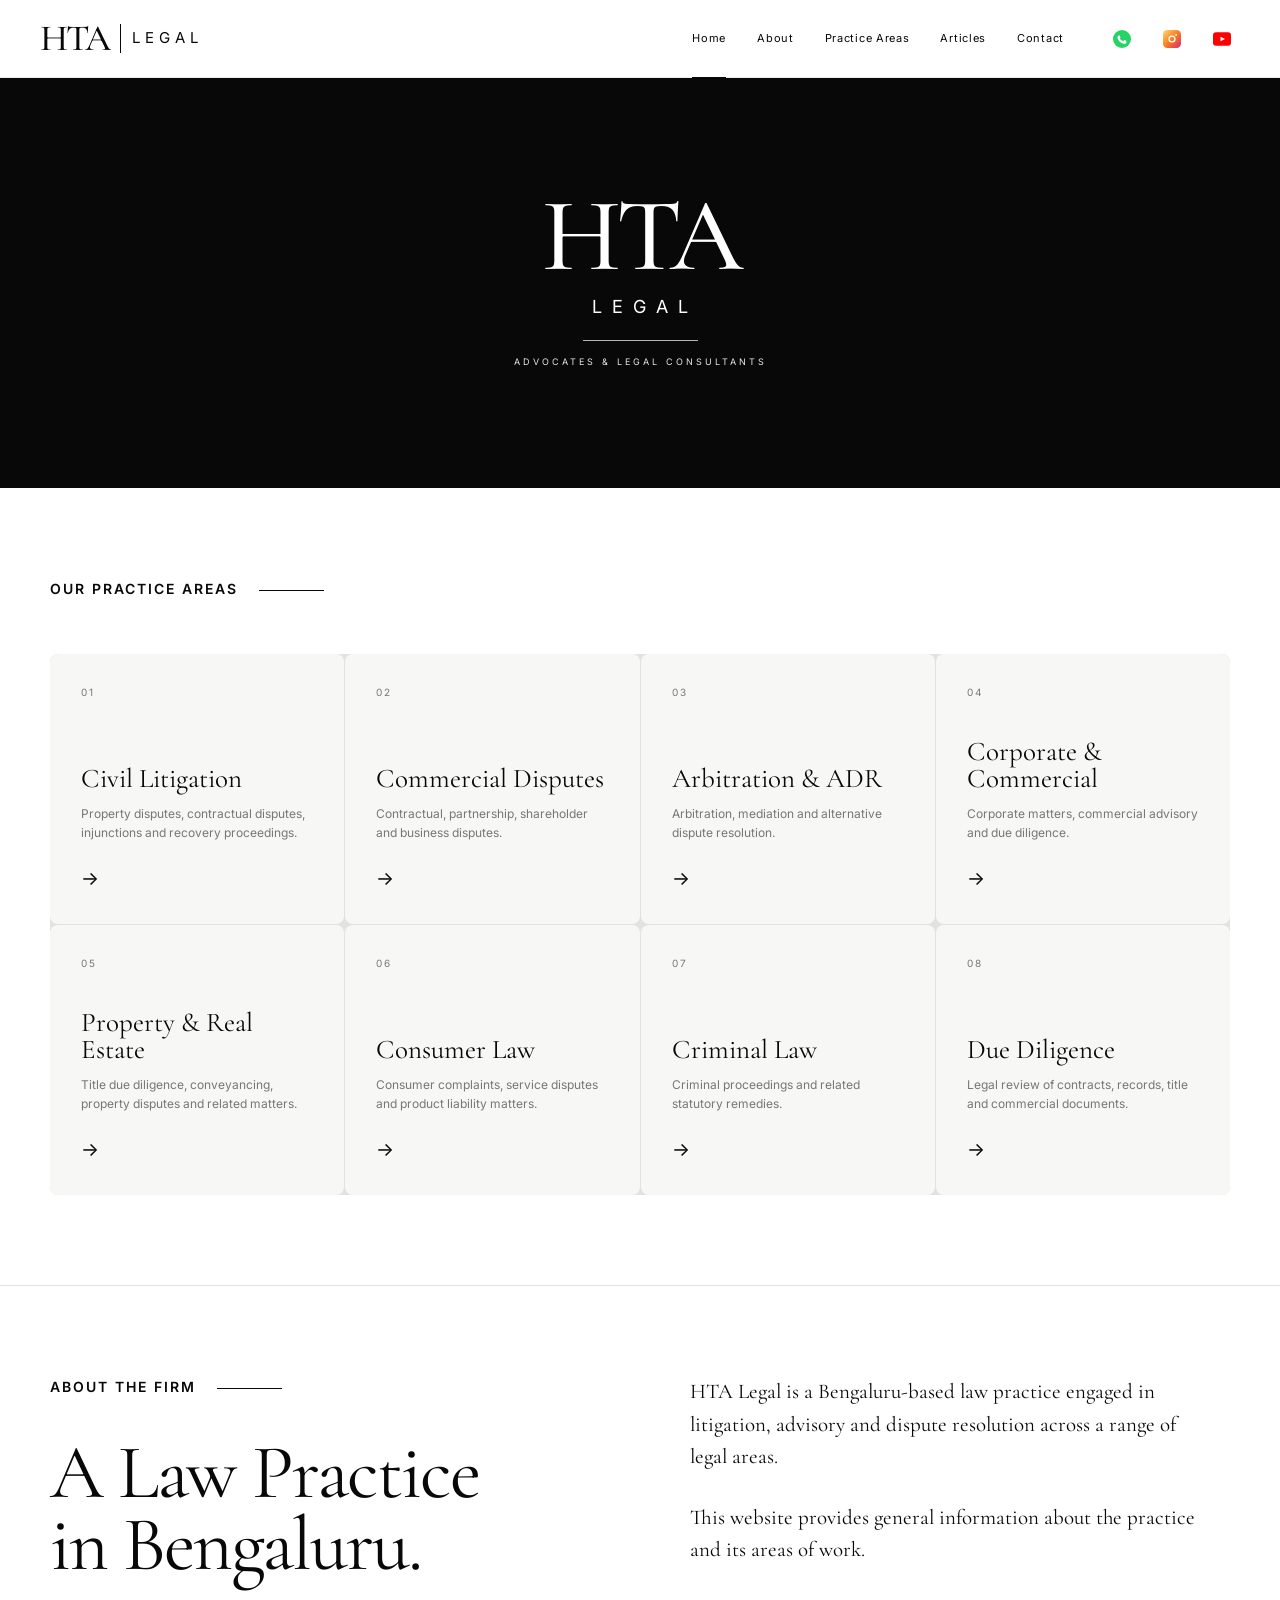
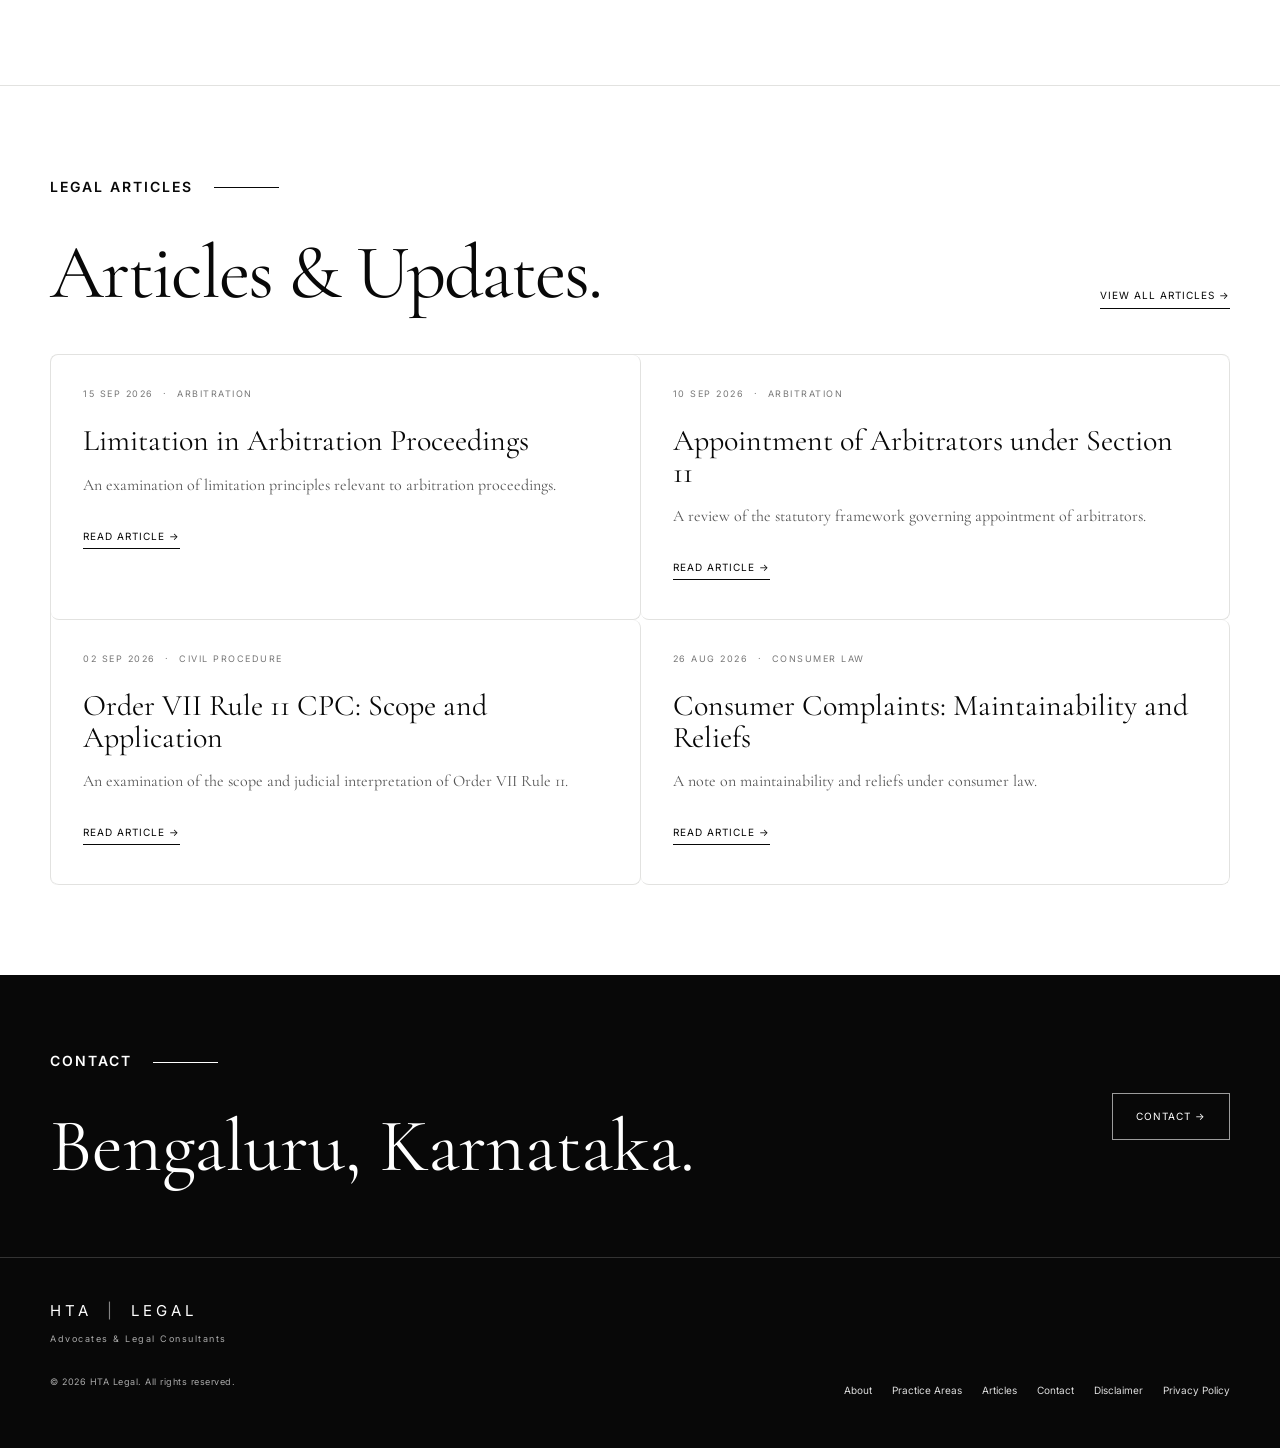
<file: index.html>
<!DOCTYPE html>
<html lang="en">
<head>
    <meta charset="UTF-8">
    <meta name="viewport" content="width=device-width, initial-scale=1.0">

    <link rel="preconnect" href="https://fonts.googleapis.com">
    <link rel="preconnect" href="https://fonts.gstatic.com" crossorigin>

    <link
        href="https://fonts.googleapis.com/css2?family=Cormorant+Garamond:wght@400;500&family=Inter:wght@400;500;600&display=swap"
        rel="stylesheet"
    >

    <link rel="stylesheet" href="styles.css">
</head>

<body>

    <!-- ================= HEADER ================= -->

    <header class="site-header">

        <div class="header-container">

            <a href="index.html" class="brand">
                <span class="brand-hta">HTA</span>
                <span class="brand-divider"></span>
                <span class="brand-legal">LEGAL</span>
            </a>

            <nav class="main-nav">

                <a href="index.html" class="active">Home</a>

                <a href="about.html">About</a>

                <a href="practice.html">Practice Areas</a>

                <a href="articles.html">Articles</a>

                <a href="contact.html">Contact</a>

            </nav>

            <div class="header-social">

                <a href="https://wa.me/917795363440" target="_blank" rel="noopener" class="social-link" aria-label="WhatsApp">
                    <svg width="18" height="18" viewBox="0 0 24 24" xmlns="http://www.w3.org/2000/svg">
                        <circle cx="12" cy="12" r="12" fill="#25D366"/>
                        <path d="M17.472 14.382c-.297-.149-1.758-.867-2.03-.967-.273-.099-.472-.149-.672.15-.198.297-.767.966-.94 1.164-.173.198-.347.223-.644.074-1.758-.867-2.905-1.533-4.077-3.106-.309-.392.309-.366.89-1.205.098-.198.049-.372-.025-.52-.074-.149-.672-1.612-.922-2.206-.244-.579-.492-.5-.672-.51l-.573-.012c-.198 0-.52.074-.793.372s-1.04 1.016-1.04 2.479 1.064 2.876 1.212 3.074c.149.198 2.095 3.2 5.077 4.487.709.306 1.262.489 1.694.626.712.226 1.362.194 1.876.118.572-.085 1.758-.719 2.006-1.413.248-.697.248-1.295.173-1.413-.074-.118-.273-.198-.57-.347z" fill="#fff"/>
                    </svg>
                </a>

                <a href="#" class="social-link" aria-label="Instagram">
                    <svg width="18" height="18" viewBox="0 0 24 24" xmlns="http://www.w3.org/2000/svg">
                        <defs>
                            <linearGradient id="igGradIndex" x1="0" y1="0" x2="1" y2="1">
                                <stop offset="0" stop-color="#feda75"/>
                                <stop offset="0.5" stop-color="#fa7e1e"/>
                                <stop offset="1" stop-color="#d62976"/>
                            </linearGradient>
                        </defs>
                        <rect width="24" height="24" rx="6" fill="url(#igGradIndex)"/>
                        <path d="M12 7.2A4.8 4.8 0 1 0 12 16.8 4.8 4.8 0 1 0 12 7.2zm0 7.8a3 3 0 1 1 0-6 3 3 0 0 1 0 6z" fill="#fff"/>
                        <circle cx="17.5" cy="6.5" r="1.2" fill="#fff"/>
                    </svg>
                </a>

                <a href="https://www.youtube.com/@Harshanth_Anand" class="social-link" aria-label="YouTube" target="_blank" rel="noopener">
                    <svg width="18" height="18" viewBox="0 0 24 24" xmlns="http://www.w3.org/2000/svg">
                        <rect x="0" y="3" width="24" height="18" rx="4" fill="#FF0000"/>
                        <path d="M10 9l6 3-6 3V9z" fill="#fff"/>
                    </svg>
                </a>

            </div>

        </div>

    </header>


    <!-- ================= HERO ================= -->

    <main>

        <section class="hero">

            <div class="hero-brand">

                <div class="hero-hta">
                    HTA
                </div>

                <div class="hero-legal">
                    LEGAL
                </div>

                <div class="hero-line"></div>

                <div class="hero-subtitle">
                    ADVOCATES &amp; LEGAL CONSULTANTS
                </div>

            </div>

        </section>


        <!-- ================= PRACTICE AREAS ================= -->

        <section class="section practice-section">

            <div class="container">

                <div class="section-label">
                     OUR PRACTICE AREAS
            </div>


                <div class="practice-grid">

                    <a href="civil-litigation.html" class="practice-card">

                        <div class="practice-number">
                            01
                        </div>

                        <h2>
                            Civil Litigation
                        </h2>

                        <p>
                            Property disputes, contractual disputes,
                            injunctions and recovery proceedings.
                        </p>

                        <span class="card-arrow">
                            →
                        </span>

                    </a>


                    <a href="commercial-disputes.html" class="practice-card">

                        <div class="practice-number">
                            02
                        </div>

                        <h2>
                            Commercial Disputes
                        </h2>

                        <p>
                            Contractual, partnership, shareholder
                            and business disputes.
                        </p>

                        <span class="card-arrow">
                            →
                        </span>

                    </a>


                    <a href="arbitration.html" class="practice-card">

                        <div class="practice-number">
                            03
                        </div>

                        <h2>
                            Arbitration &amp; ADR
                        </h2>

                        <p>
                            Arbitration, mediation and alternative
                            dispute resolution.
                        </p>

                        <span class="card-arrow">
                            →
                        </span>

                    </a>


                    <a href="corporate.html" class="practice-card">

                        <div class="practice-number">
                            04
                        </div>

                        <h2>
                            Corporate &amp; Commercial
                        </h2>

                        <p>
                            Corporate matters, commercial advisory
                            and due diligence.
                        </p>

                        <span class="card-arrow">
                            →
                        </span>

                    </a>


                    <a href="property.html" class="practice-card">

                        <div class="practice-number">
                            05
                        </div>

                        <h2>
                            Property &amp; Real Estate
                        </h2>

                        <p>
                            Title due diligence, conveyancing,
                            property disputes and related matters.
                        </p>

                        <span class="card-arrow">
                            →
                        </span>

                    </a>


                    <a href="consumer.html" class="practice-card">

                        <div class="practice-number">
                            06
                        </div>

                        <h2>
                            Consumer Law
                        </h2>

                        <p>
                            Consumer complaints, service disputes
                            and product liability matters.
                        </p>

                        <span class="card-arrow">
                            →
                        </span>

                    </a>


                    <a href="criminal.html" class="practice-card">

                        <div class="practice-number">
                            07
                        </div>

                        <h2>
                            Criminal Law
                        </h2>

                        <p>
                            Criminal proceedings and related
                            statutory remedies.
                        </p>

                        <span class="card-arrow">
                            →
                        </span>

                    </a>


                    <a href="due-diligence.html" class="practice-card">

                        <div class="practice-number">
                            08
                        </div>

                        <h2>
                            Due Diligence
                        </h2>

                        <p>
                            Legal review of contracts, records,
                            title and commercial documents.
                        </p>

                        <span class="card-arrow">
                            →
                        </span>

                    </a>

                </div>

            </div>

        </section>


        <!-- ================= ABOUT ================= -->

        <section class="section about-section">

            <div class="container about-layout">

                <div>

                    <div class="section-label">
                        ABOUT THE FIRM
                    </div>

                    <h2 class="large-heading">
                        A Law Practice<br>
                        in Bengaluru.
                    </h2>

                </div>


                <div class="about-text">

                    <p>
                        HTA Legal is a Bengaluru-based law practice
                        engaged in litigation, advisory and dispute
                        resolution across a range of legal areas.
                    </p>

                    <p>
                        This website provides general information
                        about the practice and its areas of work.
                    </p>

                </div>

            </div>

        </section>


        <!-- ================= ARTICLES ================= -->

        <section class="section articles-section">

            <div class="container">

                <div class="section-label">
                    LEGAL ARTICLES
                </div>

                <div class="articles-heading-row">

                    <h2 class="large-heading">
                        Articles &amp; Updates.
                    </h2>

                    <a href="articles.html" class="text-link">
                        VIEW ALL ARTICLES →
                    </a>

                </div>


                <div class="articles-grid">


                    <article class="article-card">

                        <div class="article-meta">
                            15 SEP 2026
                            <span>·</span>
                            ARBITRATION
                        </div>

                        <h3>
                            Limitation in Arbitration Proceedings
                        </h3>

                        <p>
                            An examination of limitation principles
                            relevant to arbitration proceedings.
                        </p>

                        <a href="article.html">
                            READ ARTICLE →
                        </a>

                    </article>


                    <article class="article-card">

                        <div class="article-meta">
                            10 SEP 2026
                            <span>·</span>
                            ARBITRATION
                        </div>

                        <h3>
                            Appointment of Arbitrators under Section 11
                        </h3>

                        <p>
                            A review of the statutory framework
                            governing appointment of arbitrators.
                        </p>

                        <a href="article.html">
                            READ ARTICLE →
                        </a>

                    </article>


                    <article class="article-card">

                        <div class="article-meta">
                            02 SEP 2026
                            <span>·</span>
                            CIVIL PROCEDURE
                        </div>

                        <h3>
                            Order VII Rule 11 CPC: Scope and Application
                        </h3>

                        <p>
                            An examination of the scope and judicial
                            interpretation of Order VII Rule 11.
                        </p>

                        <a href="article.html">
                            READ ARTICLE →
                        </a>

                    </article>


                    <article class="article-card">

                        <div class="article-meta">
                            26 AUG 2026
                            <span>·</span>
                            CONSUMER LAW
                        </div>

                        <h3>
                            Consumer Complaints: Maintainability and Reliefs
                        </h3>

                        <p>
                            A note on maintainability and reliefs
                            under consumer law.
                        </p>

                        <a href="article.html">
                            READ ARTICLE →
                        </a>

                    </article>


                </div>

            </div>

        </section>


        <!-- ================= CONTACT ================= -->

        <section class="contact-section">

            <div class="container contact-layout">

                <div>

                    <div class="section-label light">
                        CONTACT
                    </div>

                    <h2>
                        Bengaluru, Karnataka.
                    </h2>

                </div>


                <a href="contact.html" class="light-button">
                    CONTACT →
                </a>

            </div>

        </section>

    </main>


    <!-- ================= FOOTER ================= -->

    <footer class="site-footer">

        <div class="container footer-layout">

            <div>

                <div class="footer-brand">
                    HTA <span>|</span> LEGAL
                </div>

                <p>
                    Advocates &amp; Legal Consultants
                </p>

                <p class="copyright">
                    © 2026 HTA Legal. All rights reserved.
                </p>

            </div>


            <div class="footer-links">

                <a href="about.html">About</a>

                <a href="practice.html">
                    Practice Areas
                </a>

                <a href="articles.html">
                    Articles
                </a>

                <a href="contact.html">
                    Contact
                </a>

                <a href="disclaimer.html">
                    Disclaimer
                </a>

                <a href="privacy.html">
                    Privacy Policy
                </a>

            </div>

        </div>

    </footer>


    <script src="script.js"></script>

</body>
</html>
</file>
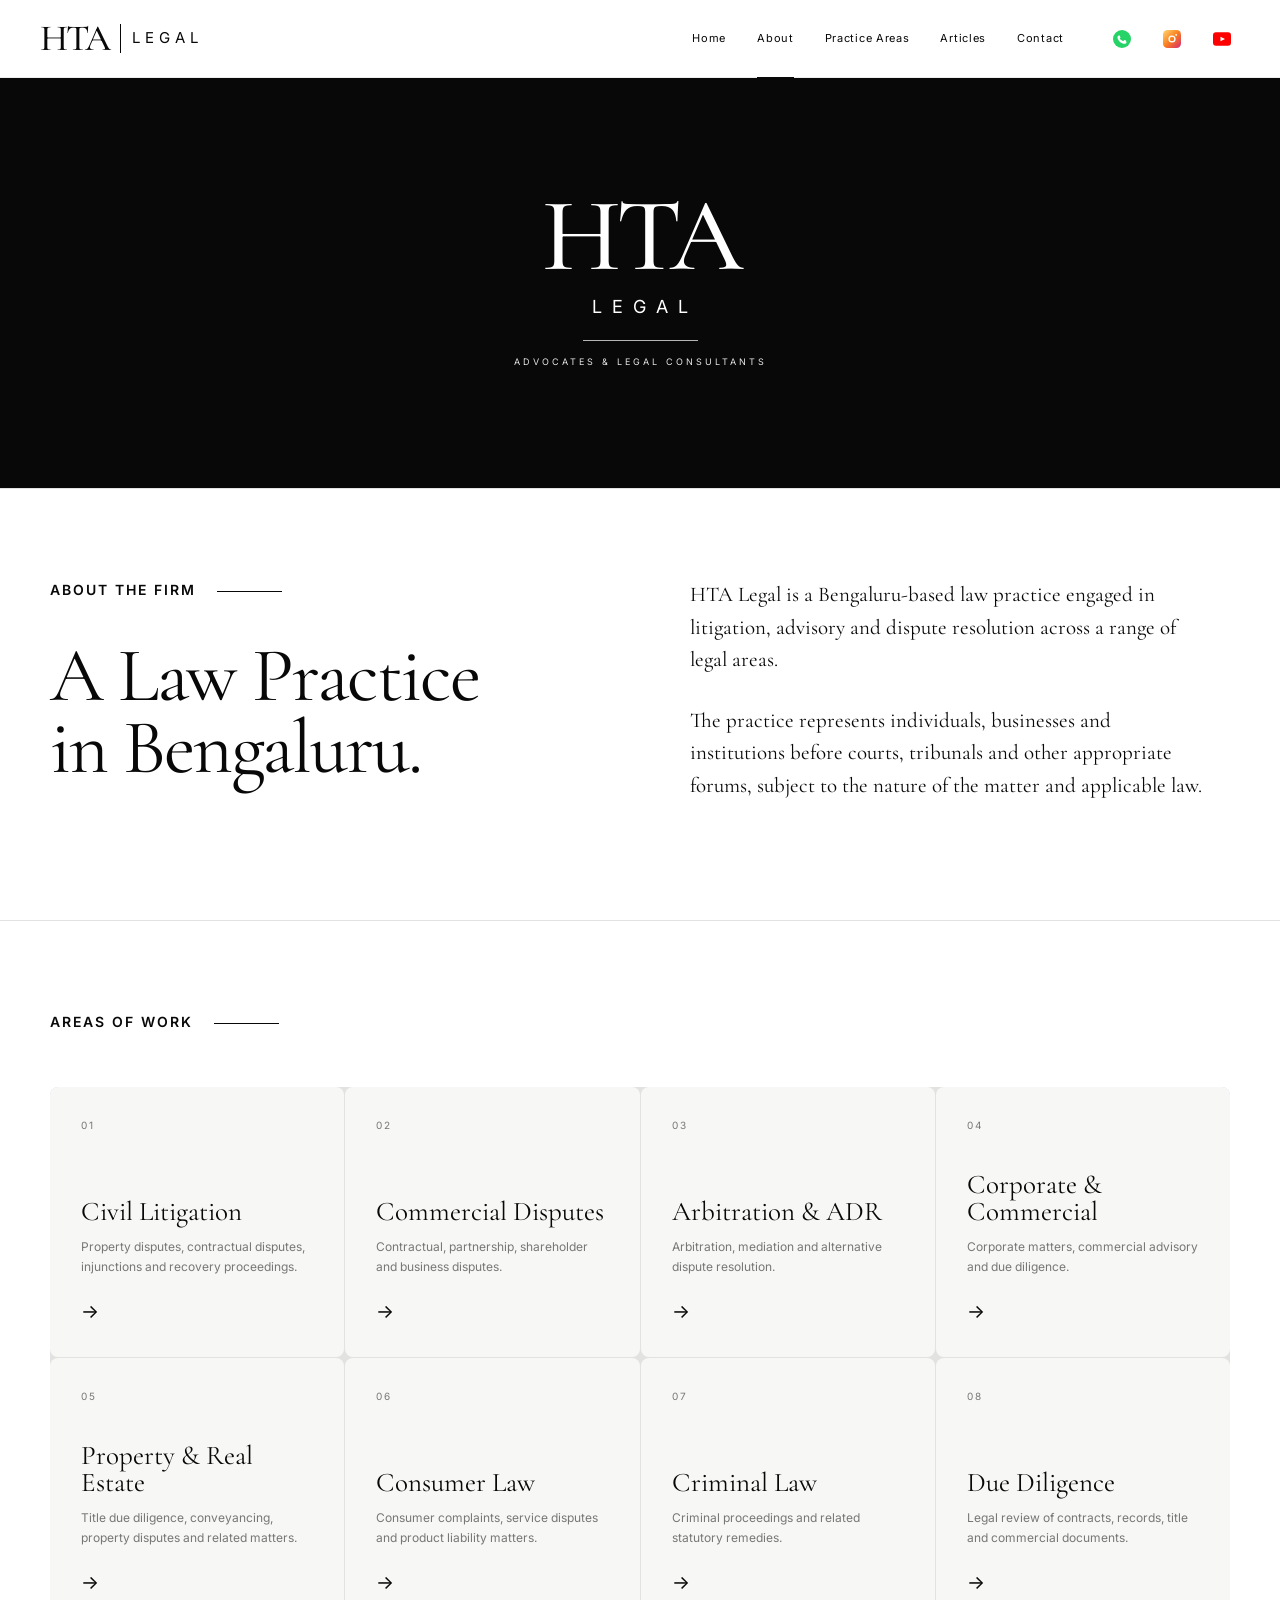
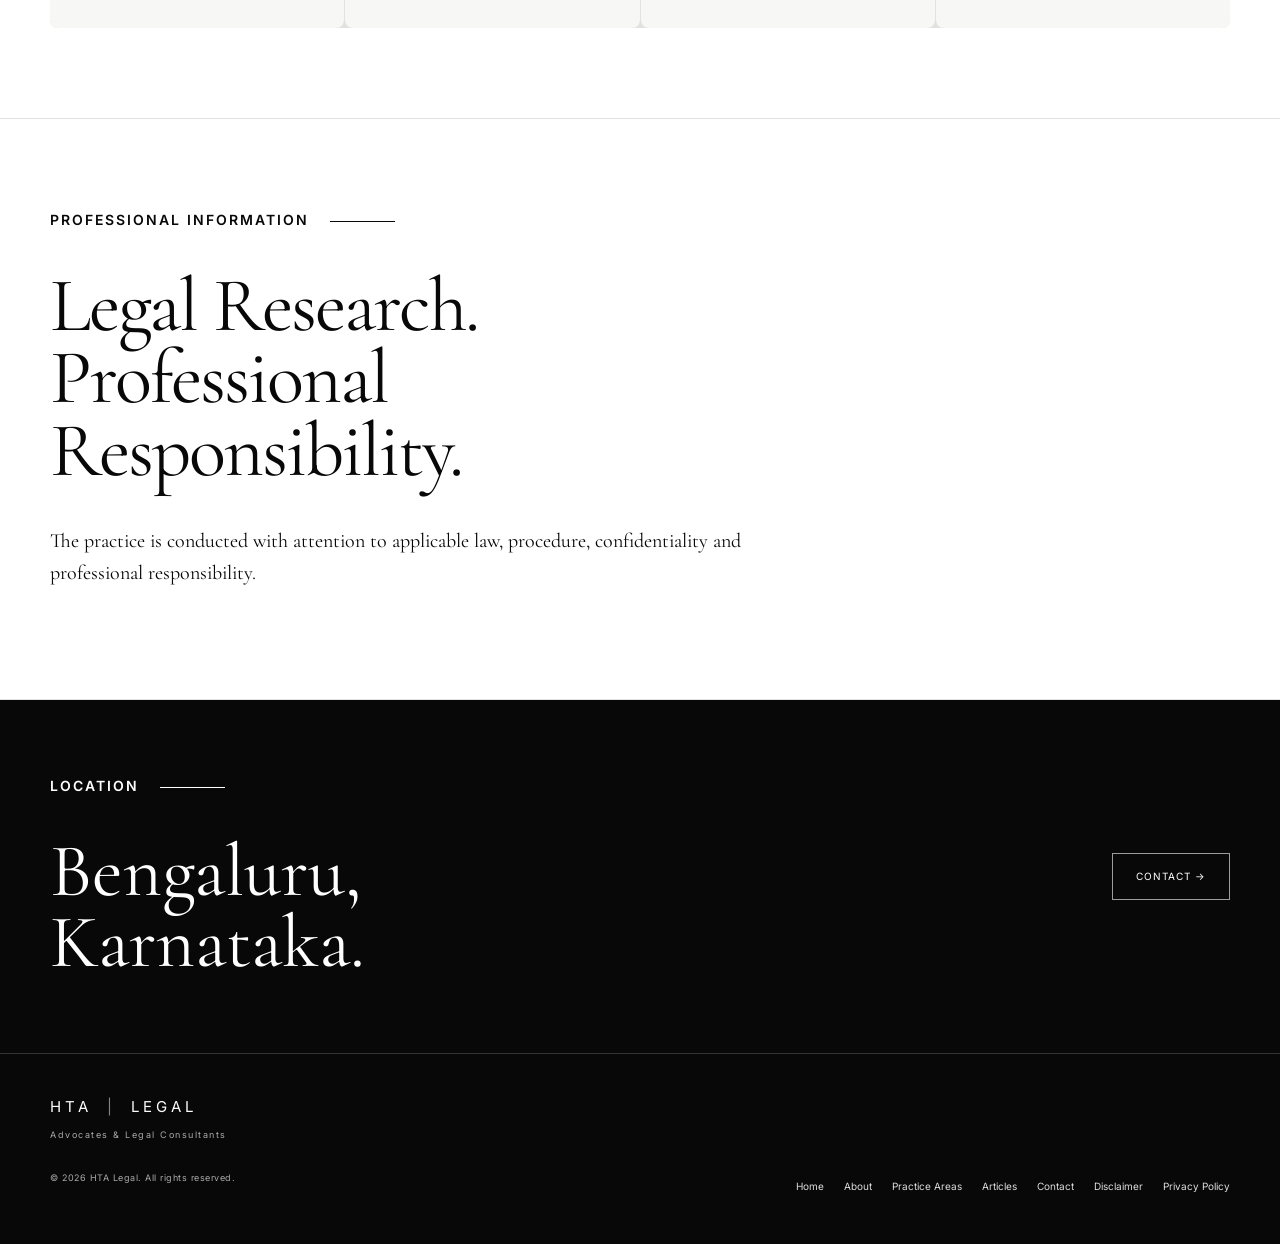
<file: about.html>
<!DOCTYPE html>
<html lang="en">

<head>

    <meta charset="UTF-8">

    <meta
        name="viewport"
        content="width=device-width, initial-scale=1.0"
    >

    <title>About | HTA Legal</title>

    <meta
        name="description"
        content="About HTA Legal, a law practice based in Bengaluru."
    >

    <link rel="preconnect" href="https://fonts.googleapis.com">
    <link rel="preconnect" href="https://fonts.gstatic.com" crossorigin>

    <link
        href="https://fonts.googleapis.com/css2?family=Cormorant+Garamond:wght@400;500&family=Inter:wght@400;500;600&display=swap"
        rel="stylesheet"
    >

    <link rel="stylesheet" href="styles.css">

</head>


<body>


<!-- =====================================================
     HEADER
===================================================== -->

<header class="site-header">

    <div class="header-container">


        <a href="index.html" class="brand">

            <span class="brand-hta">
                HTA
            </span>

            <span class="brand-divider"></span>

            <span class="brand-legal">
                LEGAL
            </span>

        </a>


        <nav class="main-nav">

            <a href="index.html">
                Home
            </a>

            <a href="about.html" class="active">
                About
            </a>

            <a href="practice.html">
                Practice Areas
            </a>

            <a href="articles.html">
                Articles
            </a>

            <a href="contact.html">
                Contact
            </a>

        </nav>


        <div class="header-social">

            <a href="https://wa.me/917795363440" target="_blank" rel="noopener" class="social-link" aria-label="WhatsApp">
                <svg width="18" height="18" viewBox="0 0 24 24" xmlns="http://www.w3.org/2000/svg">
                    <circle cx="12" cy="12" r="12" fill="#25D366"/>
                    <path d="M17.472 14.382c-.297-.149-1.758-.867-2.03-.967-.273-.099-.472-.149-.672.15-.198.297-.767.966-.94 1.164-.173.198-.347.223-.644.074-1.758-.867-2.905-1.533-4.077-3.106-.309-.392.309-.366.89-1.205.098-.198.049-.372-.025-.52-.074-.149-.672-1.612-.922-2.206-.244-.579-.492-.5-.672-.51l-.573-.012c-.198 0-.52.074-.793.372s-1.04 1.016-1.04 2.479 1.064 2.876 1.212 3.074c.149.198 2.095 3.2 5.077 4.487.709.306 1.262.489 1.694.626.712.226 1.362.194 1.876.118.572-.085 1.758-.719 2.006-1.413.248-.697.248-1.295.173-1.413-.074-.118-.273-.198-.57-.347z" fill="#fff"/>
                </svg>
            </a>

            <a href="#" class="social-link" aria-label="Instagram">
                <svg width="18" height="18" viewBox="0 0 24 24" xmlns="http://www.w3.org/2000/svg">
                    <defs>
                        <linearGradient id="igGrad" x1="0" y1="0" x2="1" y2="1">
                            <stop offset="0" stop-color="#feda75"/>
                            <stop offset="0.5" stop-color="#fa7e1e"/>
                            <stop offset="1" stop-color="#d62976"/>
                        </linearGradient>
                    </defs>
                    <rect width="24" height="24" rx="6" fill="url(#igGrad)"/>
                    <path d="M12 7.2A4.8 4.8 0 1 0 12 16.8 4.8 4.8 0 1 0 12 7.2zm0 7.8a3 3 0 1 1 0-6 3 3 0 0 1 0 6z" fill="#fff"/>
                    <circle cx="17.5" cy="6.5" r="1.2" fill="#fff"/>
                </svg>
            </a>

            <a href="https://www.youtube.com/@Harshanth_Anand" class="social-link" aria-label="YouTube" target="_blank" rel="noopener">
                <svg width="18" height="18" viewBox="0 0 24 24" xmlns="http://www.w3.org/2000/svg">
                    <rect x="0" y="3" width="24" height="18" rx="4" fill="#FF0000"/>
                    <path d="M10 9l6 3-6 3V9z" fill="#fff"/>
                </svg>
            </a>

        </div>


    </div>

</header>



<!-- =====================================================
     PAGE HERO
===================================================== -->

<section class="hero">

    <div class="hero-brand">

        <div class="hero-hta">
            HTA
        </div>

        <div class="hero-legal">
            LEGAL
        </div>

        <div class="hero-line"></div>

        <div class="hero-subtitle">
            ADVOCATES &amp; LEGAL CONSULTANTS
        </div>

    </div>

</section>



<main>


<!-- =====================================================
     ABOUT THE FIRM
===================================================== -->

<section class="section about-section">

    <div class="container about-layout">


        <div>

            <div class="section-label">
                ABOUT THE FIRM
            </div>

            <h1 class="large-heading">
                A Law Practice<br>
                in Bengaluru.
            </h1>

        </div>


        <div class="about-text">

            <p>
                HTA Legal is a Bengaluru-based law practice
                engaged in litigation, advisory and dispute
                resolution across a range of legal areas.
            </p>

            <p>
                The practice represents individuals,
                businesses and institutions before courts,
                tribunals and other appropriate forums,
                subject to the nature of the matter and
                applicable law.
            </p>

        </div>


    </div>

</section>



<!-- =====================================================
     AREAS OF WORK
===================================================== -->

<section class="section practice-section">

    <div class="container">


        <div class="section-label">
            AREAS OF WORK
        </div>


        <div class="practice-grid">


            <a
                href="civil-litigation.html"
                class="practice-card"
            >

                <div class="practice-number">
                    01
                </div>

                <h2>
                    Civil Litigation
                </h2>

                <p>
                    Property disputes, contractual disputes,
                    injunctions and recovery proceedings.
                </p>

                <span class="card-arrow">
                    →
                </span>

            </a>



            <a
                href="commercial-disputes.html"
                class="practice-card"
            >

                <div class="practice-number">
                    02
                </div>

                <h2>
                    Commercial Disputes
                </h2>

                <p>
                    Contractual, partnership, shareholder
                    and business disputes.
                </p>

                <span class="card-arrow">
                    →
                </span>

            </a>



            <a
                href="arbitration.html"
                class="practice-card"
            >

                <div class="practice-number">
                    03
                </div>

                <h2>
                    Arbitration &amp; ADR
                </h2>

                <p>
                    Arbitration, mediation and alternative
                    dispute resolution.
                </p>

                <span class="card-arrow">
                    →
                </span>

            </a>



            <a
                href="corporate.html"
                class="practice-card"
            >

                <div class="practice-number">
                    04
                </div>

                <h2>
                    Corporate &amp; Commercial
                </h2>

                <p>
                    Corporate matters, commercial advisory
                    and due diligence.
                </p>

                <span class="card-arrow">
                    →
                </span>

            </a>



            <a
                href="property.html"
                class="practice-card"
            >

                <div class="practice-number">
                    05
                </div>

                <h2>
                    Property &amp; Real Estate
                </h2>

                <p>
                    Title due diligence, conveyancing,
                    property disputes and related matters.
                </p>

                <span class="card-arrow">
                    →
                </span>

            </a>



            <a
                href="consumer.html"
                class="practice-card"
            >

                <div class="practice-number">
                    06
                </div>

                <h2>
                    Consumer Law
                </h2>

                <p>
                    Consumer complaints, service disputes
                    and product liability matters.
                </p>

                <span class="card-arrow">
                    →
                </span>

            </a>



            <a
                href="criminal.html"
                class="practice-card"
            >

                <div class="practice-number">
                    07
                </div>

                <h2>
                    Criminal Law
                </h2>

                <p>
                    Criminal proceedings and related
                    statutory remedies.
                </p>

                <span class="card-arrow">
                    →
                </span>

            </a>



            <a
                href="due-diligence.html"
                class="practice-card"
            >

                <div class="practice-number">
                    08
                </div>

                <h2>
                    Due Diligence
                </h2>

                <p>
                    Legal review of contracts, records,
                    title and commercial documents.
                </p>

                <span class="card-arrow">
                    →
                </span>

            </a>


        </div>

    </div>

</section>



<!-- =====================================================
     PROFESSIONAL INFORMATION
===================================================== -->

<section class="section about-section">

    <div class="container">


        <div class="section-label">
            PROFESSIONAL INFORMATION
        </div>


        <div
            style="
                max-width: 760px;
                margin-top: 20px;
            "
        >

            <h2 class="large-heading">
                Legal Research.<br>
                Professional Responsibility.
            </h2>


            <p
                style="
                    margin-top: 38px;
                    font-size: 20px;
                    line-height: 1.6;
                "
            >
                The practice is conducted with attention to
                applicable law, procedure, confidentiality and
                professional responsibility.
            </p>

        </div>


    </div>

</section>



<!-- =====================================================
     LOCATION
===================================================== -->

<section class="contact-section">

    <div class="container contact-layout">


        <div>

            <div class="section-label light">
                LOCATION
            </div>

            <h2>
                Bengaluru,<br>
                Karnataka.
            </h2>

        </div>


        <a
            href="contact.html"
            class="light-button"
        >
            CONTACT →
        </a>


    </div>

</section>


</main>



<!-- =====================================================
     FOOTER
===================================================== -->

<footer class="site-footer">

    <div class="container footer-layout">


        <div>

            <div class="footer-brand">
                HTA <span>|</span> LEGAL
            </div>

            <p>
                Advocates &amp; Legal Consultants
            </p>

            <p class="copyright">
                © 2026 HTA Legal.
                All rights reserved.
            </p>

        </div>


        <div class="footer-links">

            <a href="index.html">
                Home
            </a>

            <a href="about.html">
                About
            </a>

            <a href="practice.html">
                Practice Areas
            </a>

            <a href="articles.html">
                Articles
            </a>

            <a href="contact.html">
                Contact
            </a>

            <a href="disclaimer.html">
                Disclaimer
            </a>

            <a href="privacy.html">
                Privacy Policy
            </a>

        </div>


    </div>

</footer>



<script src="script.js"></script>

</body>

</html>
</file>
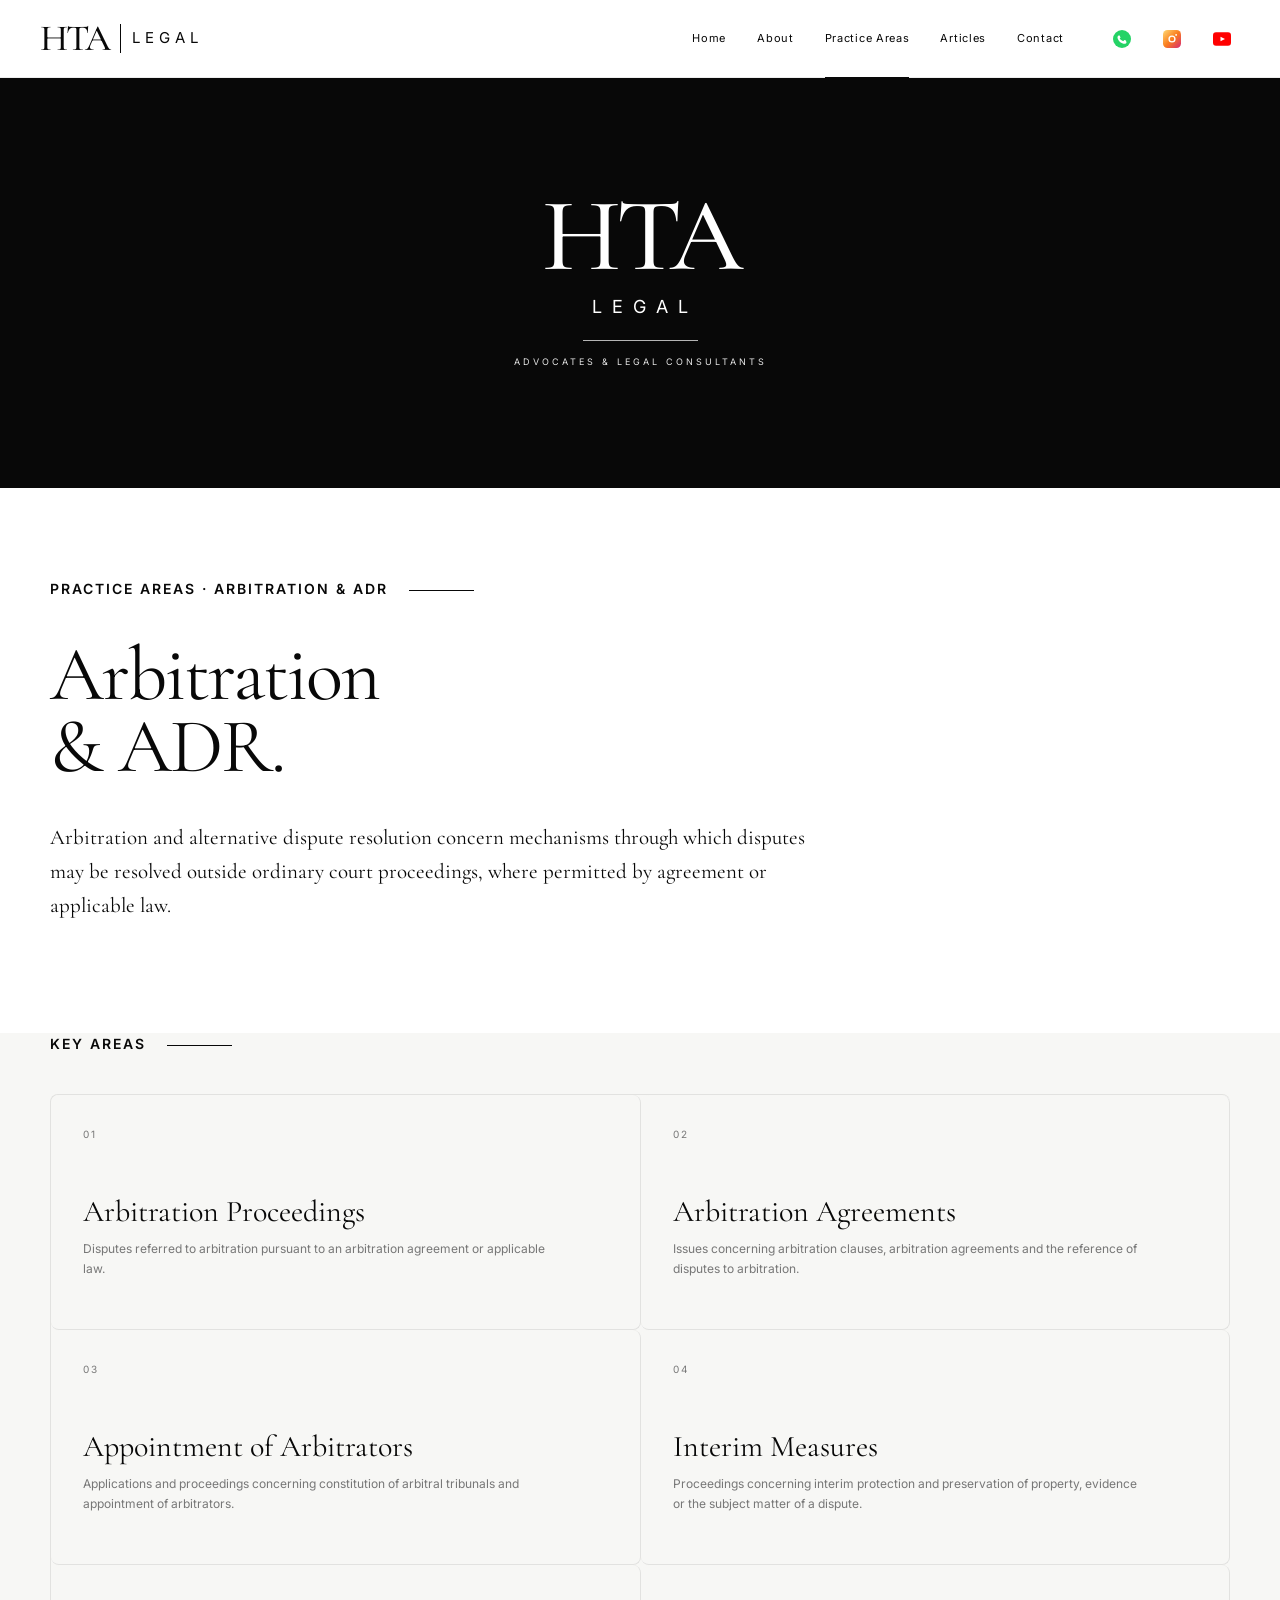
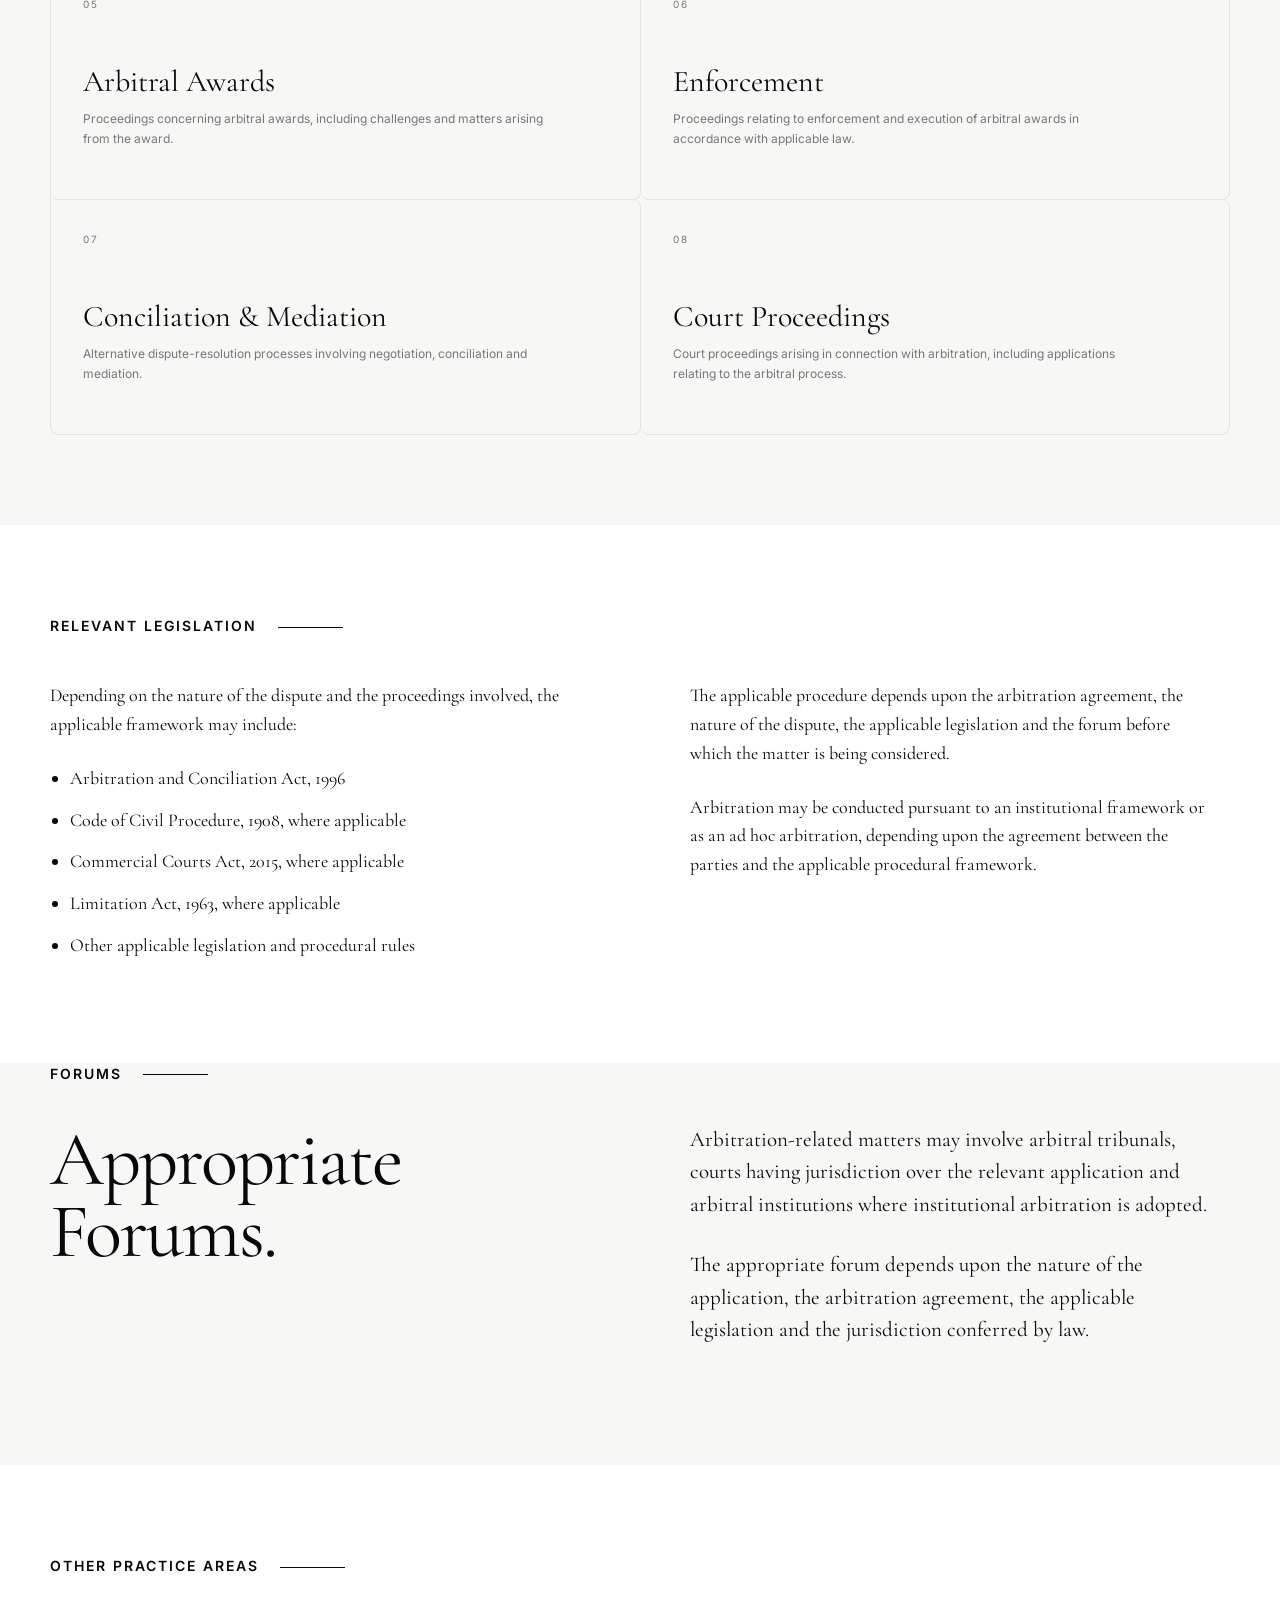
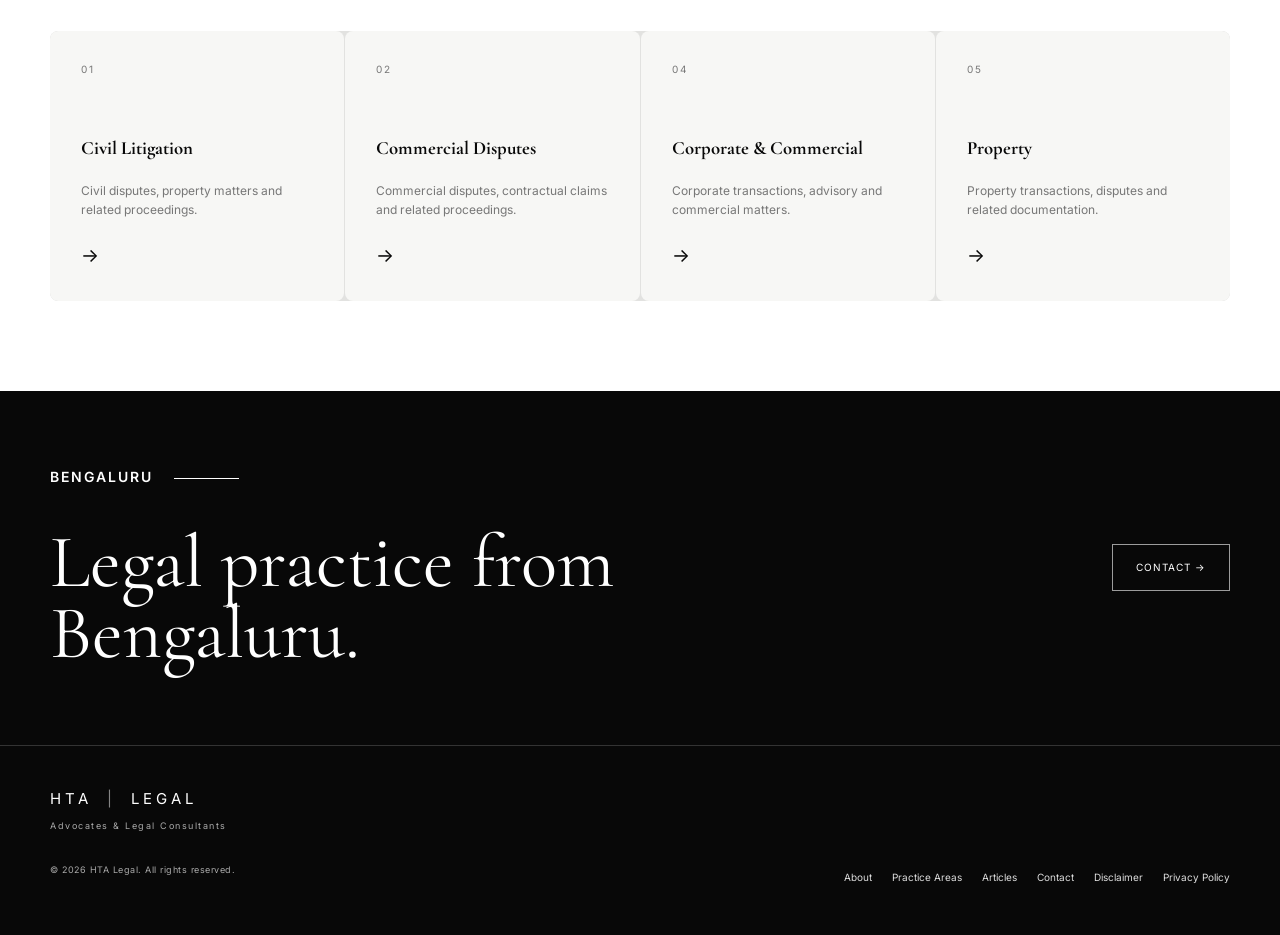
<file: arbitration.html>
<!DOCTYPE html>

<html lang="en">

<head>

    <meta charset="UTF-8">

    <meta
        name="viewport"
        content="width=device-width, initial-scale=1.0"
    >

    <title>Arbitration & ADR | HTA Legal</title>

    <meta
        name="description"
        content="Arbitration & ADR — HTA Legal, Bengaluru."
    >

    <link rel="preconnect" href="https://fonts.googleapis.com">
    <link rel="preconnect" href="https://fonts.gstatic.com" crossorigin>

    <link
        href="https://fonts.googleapis.com/css2?family=Cormorant+Garamond:wght@400;500&family=Inter:wght@400;500;600&display=swap"
        rel="stylesheet"
    >

    <link rel="stylesheet" href="styles.css">

</head>


<body>


<!-- =====================================================
     HEADER
===================================================== -->

<header class="site-header">

    <div class="header-container">

        <a href="index.html" class="brand">

            <span class="brand-hta">
                HTA
            </span>

            <span class="brand-divider"></span>

            <span class="brand-legal">
                LEGAL
            </span>

        </a>


        <nav class="main-nav">

            <a href="index.html">
                Home
            </a>

            <a href="about.html">
                About
            </a>

            <a href="practice.html" class="active">
                Practice Areas
            </a>

            <a href="articles.html">
                Articles
            </a>

            <a href="contact.html">
                Contact
            </a>

        </nav>


        <div class="header-social">

            <a href="https://wa.me/917795363440" target="_blank" rel="noopener" class="social-link" aria-label="WhatsApp">
                <svg width="18" height="18" viewBox="0 0 24 24" xmlns="http://www.w3.org/2000/svg">
                    <circle cx="12" cy="12" r="12" fill="#25D366"/>
                    <path d="M17.472 14.382c-.297-.149-1.758-.867-2.03-.967-.273-.099-.472-.149-.672.15-.198.297-.767.966-.94 1.164-.173.198-.347.223-.644.074-1.758-.867-2.905-1.533-4.077-3.106-.309-.392.309-.366.89-1.205.098-.198.049-.372-.025-.52-.074-.149-.672-1.612-.922-2.206-.244-.579-.492-.5-.672-.51l-.573-.012c-.198 0-.52.074-.793.372s-1.04 1.016-1.04 2.479 1.064 2.876 1.212 3.074c.149.198 2.095 3.2 5.077 4.487.709.306 1.262.489 1.694.626.712.226 1.362.194 1.876.118.572-.085 1.758-.719 2.006-1.413.248-.697.248-1.295.173-1.413-.074-.118-.273-.198-.57-.347z" fill="#fff"/>
                </svg>
            </a>

            <a href="#" class="social-link" aria-label="Instagram">
                <svg width="18" height="18" viewBox="0 0 24 24" xmlns="http://www.w3.org/2000/svg">
                    <defs>
                        <linearGradient id="igGrad" x1="0" y1="0" x2="1" y2="1">
                            <stop offset="0" stop-color="#feda75"/>
                            <stop offset="0.5" stop-color="#fa7e1e"/>
                            <stop offset="1" stop-color="#d62976"/>
                        </linearGradient>
                    </defs>
                    <rect width="24" height="24" rx="6" fill="url(#igGrad)"/>
                    <path d="M12 7.2A4.8 4.8 0 1 0 12 16.8 4.8 4.8 0 1 0 12 7.2zm0 7.8a3 3 0 1 1 0-6 3 3 0 0 1 0 6z" fill="#fff"/>
                    <circle cx="17.5" cy="6.5" r="1.2" fill="#fff"/>
                </svg>
            </a>

            <a href="#" class="social-link" aria-label="YouTube">
                <svg width="18" height="18" viewBox="0 0 24 24" xmlns="http://www.w3.org/2000/svg">
                    <rect x="0" y="3" width="24" height="18" rx="4" fill="#FF0000"/>
                    <path d="M10 9l6 3-6 3V9z" fill="#fff"/>
                </svg>
            </a>

        </div>

    </div>

</header>



<!-- =====================================================
     BLACK BRAND PANEL
===================================================== -->

<section class="hero">

    <div class="hero-brand">

        <div class="hero-hta">
            HTA
        </div>

        <div class="hero-legal">
            LEGAL
        </div>

        <div class="hero-line"></div>

        <div class="hero-subtitle">
            ADVOCATES &amp; LEGAL CONSULTANTS
        </div>

    </div>

</section>




<main>


<!-- =====================================================
     PAGE INTRODUCTION
===================================================== -->

<section class="section">

    <div class="container">

        <div class="section-label">
            PRACTICE AREAS · ARBITRATION &amp; ADR
        </div>


        <h1 class="large-heading">
            Arbitration<br>
            &amp; ADR.
        </h1>


        <p
            style="
                max-width: 760px;
                margin-top: 38px;
                font-size: 21px;
                line-height: 1.6;
            "
        >
            Arbitration and alternative dispute resolution concern
            mechanisms through which disputes may be resolved
            outside ordinary court proceedings, where permitted
            by agreement or applicable law.
        </p>

    </div>

</section>





<!-- =====================================================
     KEY AREAS
===================================================== -->

<section
    class="section"
    style="
        padding-top: 0;
        background: #f7f7f5;
    "
>

    <div class="container">


        <div class="section-label">
            KEY AREAS
        </div>


        <div class="civil-areas-grid">

            <!-- 01 -->

            <div class="civil-area">

                <span>01</span>

                <h2>
                    Arbitration Proceedings
                </h2>

                <p>
                    Disputes referred to arbitration pursuant to an
                    arbitration agreement or applicable law.
                </p>

            </div>


            <!-- 02 -->

            <div class="civil-area">

                <span>02</span>

                <h2>
                    Arbitration Agreements
                </h2>

                <p>
                    Issues concerning arbitration clauses, arbitration
                    agreements and the reference of disputes to arbitration.
                </p>

            </div>


            <!-- 03 -->

            <div class="civil-area">

                <span>03</span>

                <h2>
                    Appointment of Arbitrators
                </h2>

                <p>
                    Applications and proceedings concerning constitution
                    of arbitral tribunals and appointment of arbitrators.
                </p>

            </div>


            <!-- 04 -->

            <div class="civil-area">

                <span>04</span>

                <h2>
                    Interim Measures
                </h2>

                <p>
                    Proceedings concerning interim protection and
                    preservation of property, evidence or the subject
                    matter of a dispute.
                </p>

            </div>


            <!-- 05 -->

            <div class="civil-area">

                <span>05</span>

                <h2>
                    Arbitral Awards
                </h2>

                <p>
                    Proceedings concerning arbitral awards, including
                    challenges and matters arising from the award.
                </p>

            </div>


            <!-- 06 -->

            <div class="civil-area">

                <span>06</span>

                <h2>
                    Enforcement
                </h2>

                <p>
                    Proceedings relating to enforcement and execution
                    of arbitral awards in accordance with applicable law.
                </p>

            </div>


            <!-- 07 -->

            <div class="civil-area">

                <span>07</span>

                <h2>
                    Conciliation &amp; Mediation
                </h2>

                <p>
                    Alternative dispute-resolution processes involving
                    negotiation, conciliation and mediation.
                </p>

            </div>


            <!-- 08 -->

            <div class="civil-area">

                <span>08</span>

                <h2>
                    Court Proceedings
                </h2>

                <p>
                    Court proceedings arising in connection with
                    arbitration, including applications relating to
                    the arbitral process.
                </p>

            </div>

        </div>


    </div>

</section>



<!-- =====================================================
     LEGISLATION
===================================================== -->

<section class="section">

    <div class="container">


        <div class="section-label">
            RELEVANT LEGISLATION
        </div>

        <div class="legislation-layout">

            <div class="legislation-text">

                <p>
                    Depending on the nature of the dispute and the
                    proceedings involved, the applicable framework
                    may include:
                </p>

                <ul>

                    <li>
                        Arbitration and Conciliation Act, 1996
                    </li>

                    <li>
                        Code of Civil Procedure, 1908, where applicable
                    </li>

                    <li>
                        Commercial Courts Act, 2015, where applicable
                    </li>

                    <li>
                        Limitation Act, 1963, where applicable
                    </li>

                    <li>
                        Other applicable legislation and procedural rules
                    </li>

                </ul>

            </div>


            <div class="legislation-text">

                <p>
                    The applicable procedure depends upon the arbitration
                    agreement, the nature of the dispute, the applicable
                    legislation and the forum before which the matter
                    is being considered.
                </p>

                <p>
                    Arbitration may be conducted pursuant to an institutional
                    framework or as an ad hoc arbitration, depending upon
                    the agreement between the parties and the applicable
                    procedural framework.
                </p>

            </div>

        </div>


    </div>

</section>



<!-- =====================================================
     FORUMS
===================================================== -->

<section
    class="section"
    style="
        padding-top: 0;
        background: #f7f7f5;
    "
>

    <div class="container">


        <div class="section-label">
            FORUMS
        </div>

        <div class="about-layout">

            <div>

                <h2 class="large-heading small-heading">
                    Appropriate<br>
                    Forums.
                </h2>

            </div>

            <div class="about-text">

                <p>
                    Arbitration-related matters may involve arbitral
                    tribunals, courts having jurisdiction over the relevant
                    application and arbitral institutions where institutional
                    arbitration is adopted.
                </p>

                <p>
                    The appropriate forum depends upon the nature of the
                    application, the arbitration agreement, the applicable
                    legislation and the jurisdiction conferred by law.
                </p>

            </div>

        </div>


    </div>

</section>



<!-- =====================================================
     OTHER PRACTICE AREAS
===================================================== -->

<section class="section">

    <div class="container">


        <div class="section-label">
            OTHER PRACTICE AREAS
        </div>


        <div class="practice-grid">


            <a href="civil-litigation.html" class="practice-card">

                <div class="practice-number">
                    01
                </div>

                <h3>
                    Civil Litigation
                </h3>

                <p>
                    Civil disputes, property matters and related proceedings.
                </p>

                <span class="card-arrow">
                    →
                </span>

            </a>


            <a href="commercial-disputes.html" class="practice-card">

                <div class="practice-number">
                    02
                </div>

                <h3>
                    Commercial Disputes
                </h3>

                <p>
                    Commercial disputes, contractual claims and related proceedings.
                </p>

                <span class="card-arrow">
                    →
                </span>

            </a>


            <a href="corporate.html" class="practice-card">

                <div class="practice-number">
                    04
                </div>

                <h3>
                    Corporate &amp; Commercial
                </h3>

                <p>
                    Corporate transactions, advisory and commercial matters.
                </p>

                <span class="card-arrow">
                    →
                </span>

            </a>


            <a href="property.html" class="practice-card">

                <div class="practice-number">
                    05
                </div>

                <h3>
                    Property
                </h3>

                <p>
                    Property transactions, disputes and related documentation.
                </p>

                <span class="card-arrow">
                    →
                </span>

            </a>


        </div>


    </div>

</section>


</main>





<!-- =====================================================
     CONTACT FOOTER
===================================================== -->

<section class="contact-section">

    <div class="container contact-layout">

        <div>

            <div class="section-label light">
                BENGALURU
            </div>

            <h2>
                Legal practice from<br>
                Bengaluru.
            </h2>

        </div>

        <a href="contact.html" class="light-button">
            CONTACT →
        </a>

    </div>

</section>



<!-- =====================================================
     FOOTER
===================================================== -->

<footer class="site-footer">

    <div class="container footer-layout">

        <div>

            <div class="footer-brand">
                HTA <span>|</span> LEGAL
            </div>

            <p>
                Advocates &amp; Legal Consultants
            </p>

            <p class="copyright">
                © 2026 HTA Legal. All rights reserved.
            </p>

        </div>

        <div class="footer-links">

            <a href="about.html">
                About
            </a>

            <a href="practice.html">
                Practice Areas
            </a>

            <a href="articles.html">
                Articles
            </a>

            <a href="contact.html">
                Contact
            </a>

            <a href="disclaimer.html">
                Disclaimer
            </a>

            <a href="privacy.html">
                Privacy Policy
            </a>

        </div>

    </div>

</footer>


</body>

</html>
</file>
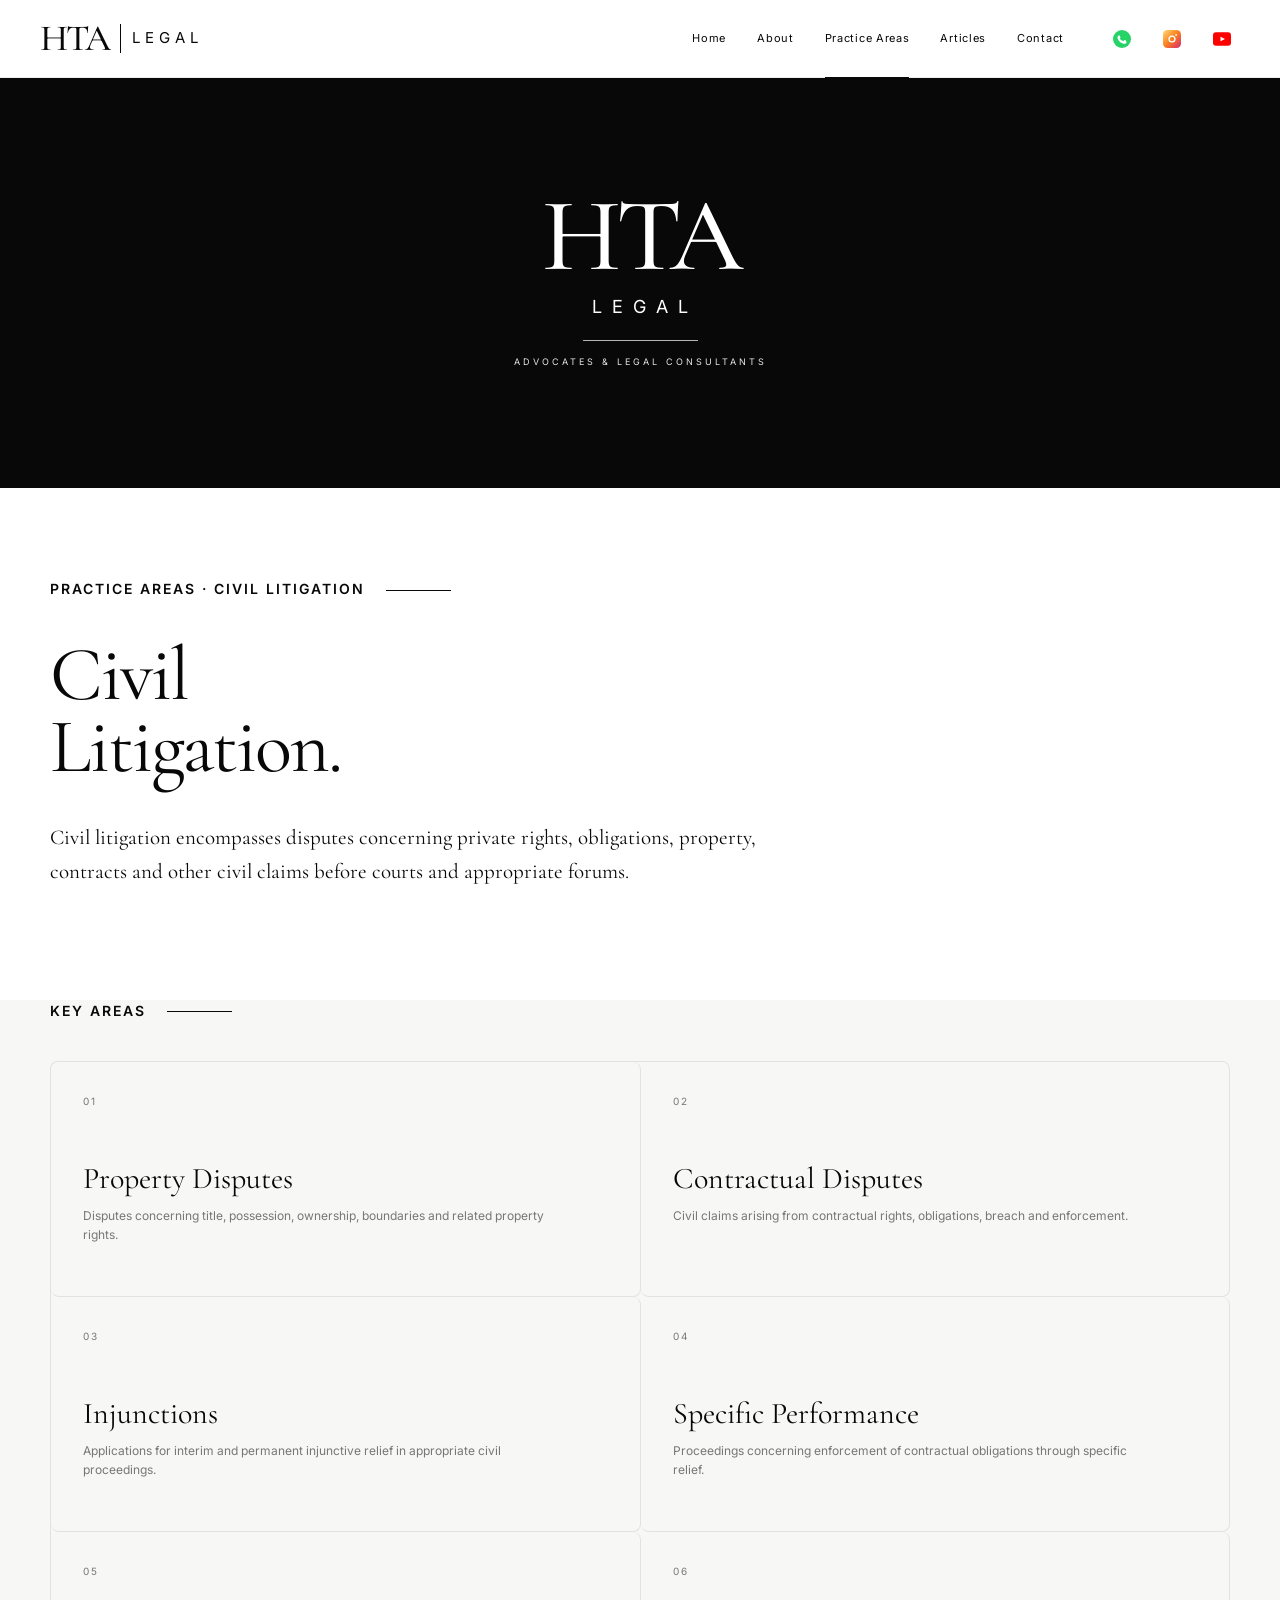
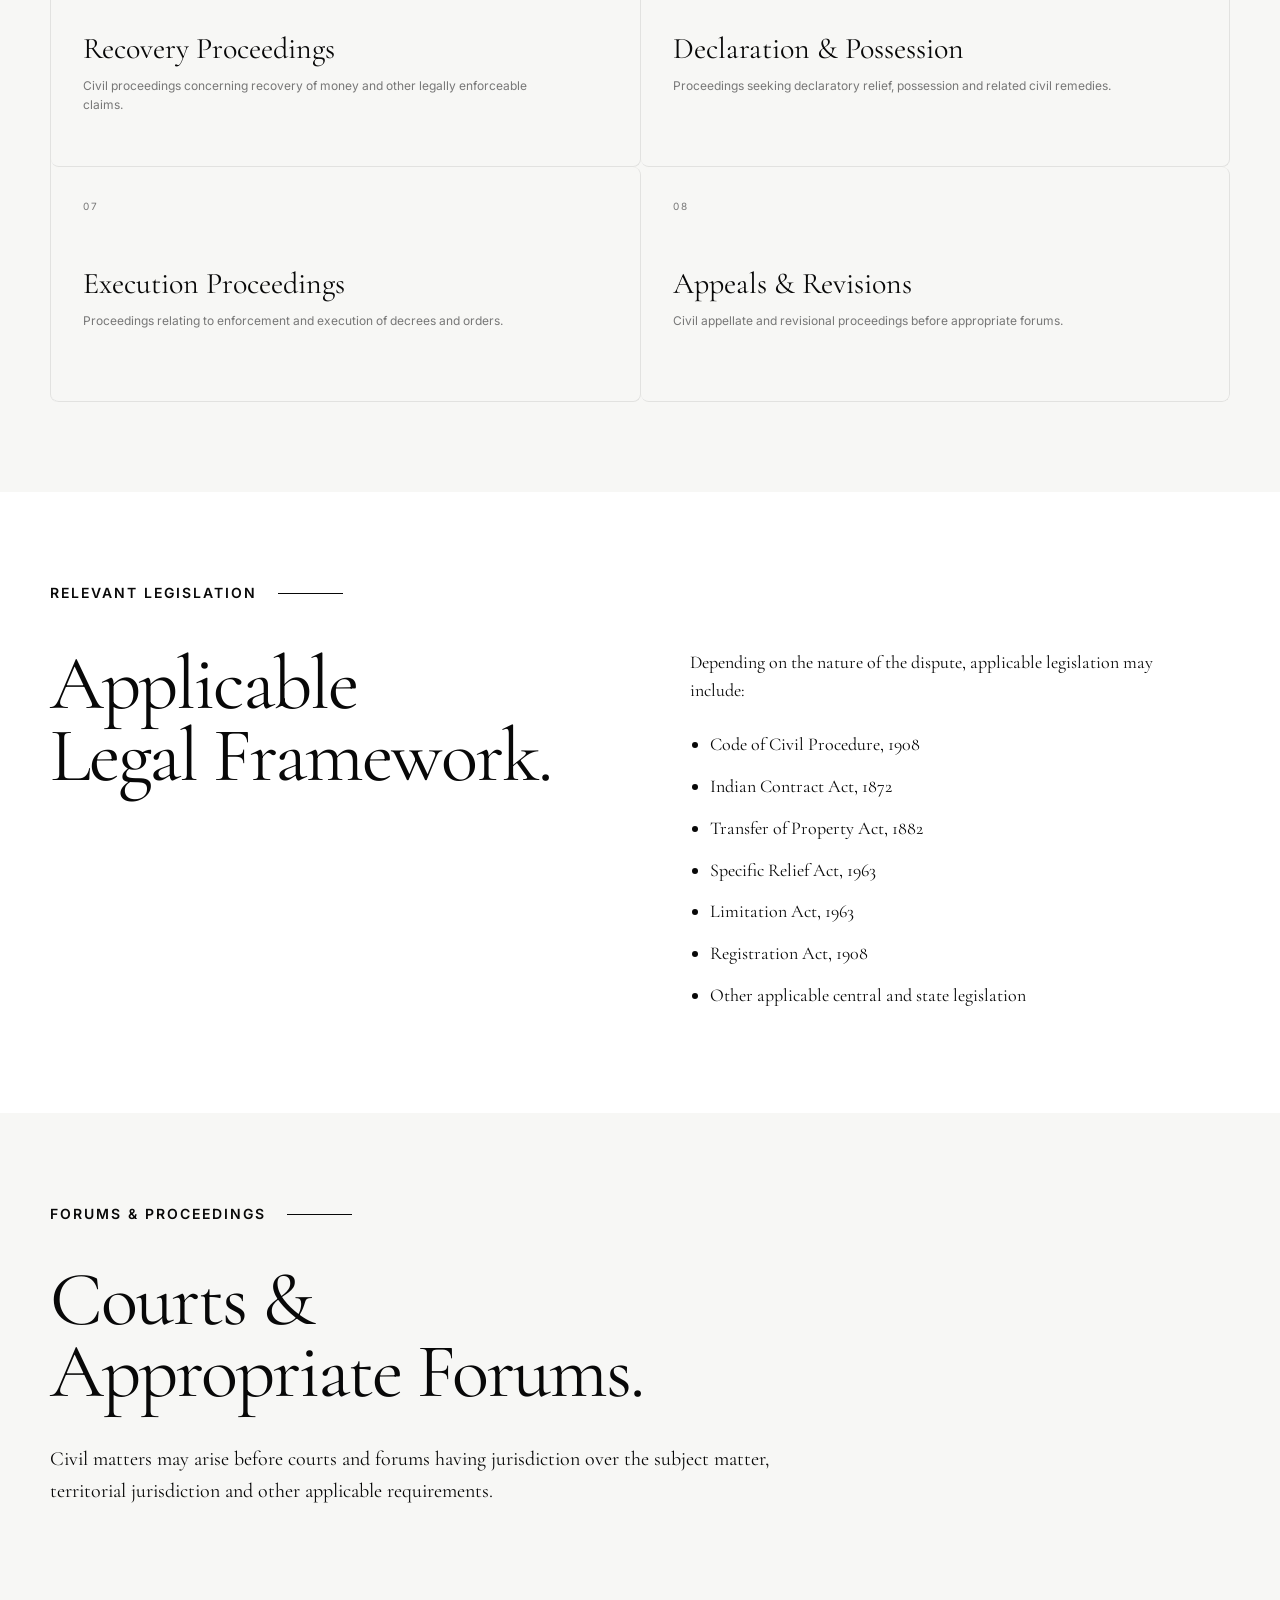
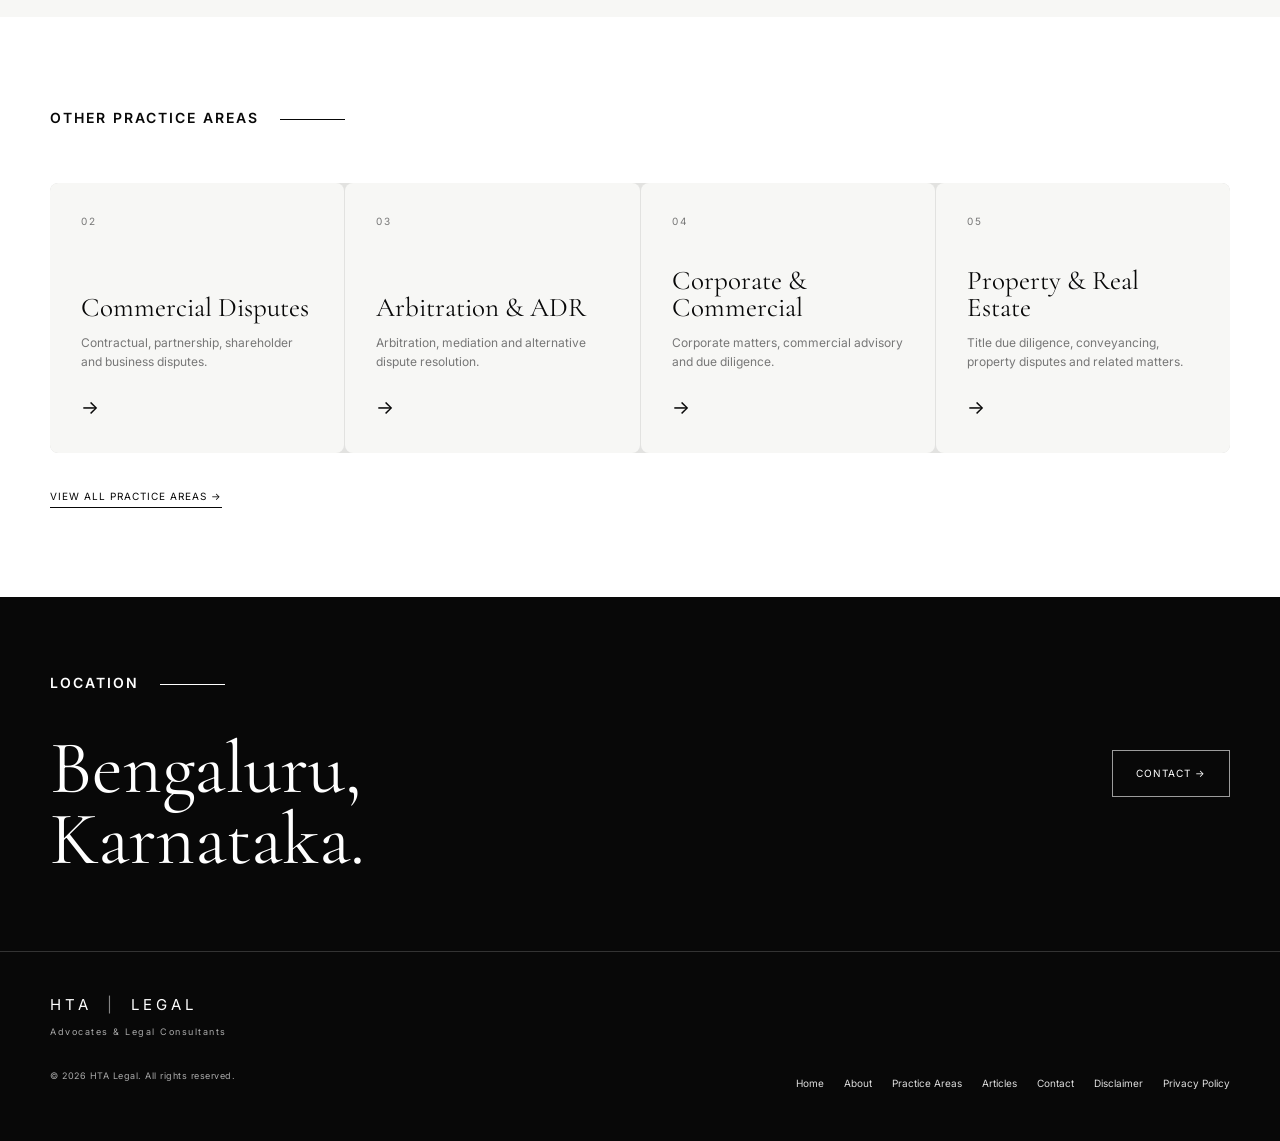
<file: civil-litigation.html>
<!DOCTYPE html>
<html lang="en">

<head>

    <meta charset="UTF-8">

    <meta
        name="viewport"
        content="width=device-width, initial-scale=1.0"
    >

    <title>Civil Litigation | HTA Legal</title>

    <meta
        name="description"
        content="Civil Litigation — HTA Legal, Bengaluru."
    >

    <link rel="preconnect" href="https://fonts.googleapis.com">
    <link rel="preconnect" href="https://fonts.gstatic.com" crossorigin>

    <link
        href="https://fonts.googleapis.com/css2?family=Cormorant+Garamond:wght@400;500&family=Inter:wght@400;500;600&display=swap"
        rel="stylesheet"
    >

    <link rel="stylesheet" href="styles.css">

</head>


<body>


<!-- =====================================================
     HEADER
===================================================== -->

<header class="site-header">

    <div class="header-container">

        <a href="index.html" class="brand">

            <span class="brand-hta">
                HTA
            </span>

            <span class="brand-divider"></span>

            <span class="brand-legal">
                LEGAL
            </span>

        </a>


        <nav class="main-nav">

            <a href="index.html">
                Home
            </a>

            <a href="about.html">
                About
            </a>

            <a href="practice.html" class="active">
                Practice Areas
            </a>

            <a href="articles.html">
                Articles
            </a>

            <a href="contact.html">
                Contact
            </a>

        </nav>


        <div class="header-social">

            <a href="https://wa.me/917795363440" target="_blank" rel="noopener" class="social-link" aria-label="WhatsApp">
                <svg width="18" height="18" viewBox="0 0 24 24" xmlns="http://www.w3.org/2000/svg">
                    <circle cx="12" cy="12" r="12" fill="#25D366"/>
                    <path d="M17.472 14.382c-.297-.149-1.758-.867-2.03-.967-.273-.099-.472-.149-.672.15-.198.297-.767.966-.94 1.164-.173.198-.347.223-.644.074-1.758-.867-2.905-1.533-4.077-3.106-.309-.392.309-.366.89-1.205.098-.198.049-.372-.025-.52-.074-.149-.672-1.612-.922-2.206-.244-.579-.492-.5-.672-.51l-.573-.012c-.198 0-.52.074-.793.372s-1.04 1.016-1.04 2.479 1.064 2.876 1.212 3.074c.149.198 2.095 3.2 5.077 4.487.709.306 1.262.489 1.694.626.712.226 1.362.194 1.876.118.572-.085 1.758-.719 2.006-1.413.248-.697.248-1.295.173-1.413-.074-.118-.273-.198-.57-.347z" fill="#fff"/>
                </svg>
            </a>

            <a href="#" class="social-link" aria-label="Instagram">
                <svg width="18" height="18" viewBox="0 0 24 24" xmlns="http://www.w3.org/2000/svg">
                    <defs>
                        <linearGradient id="igGrad" x1="0" y1="0" x2="1" y2="1">
                            <stop offset="0" stop-color="#feda75"/>
                            <stop offset="0.5" stop-color="#fa7e1e"/>
                            <stop offset="1" stop-color="#d62976"/>
                        </linearGradient>
                    </defs>
                    <rect width="24" height="24" rx="6" fill="url(#igGrad)"/>
                    <path d="M12 7.2A4.8 4.8 0 1 0 12 16.8 4.8 4.8 0 1 0 12 7.2zm0 7.8a3 3 0 1 1 0-6 3 3 0 0 1 0 6z" fill="#fff"/>
                    <circle cx="17.5" cy="6.5" r="1.2" fill="#fff"/>
                </svg>
            </a>

            <a href="https://www.youtube.com/@Harshanth_Anand" class="social-link" aria-label="YouTube" target="_blank" rel="noopener">
                <svg width="18" height="18" viewBox="0 0 24 24" xmlns="http://www.w3.org/2000/svg">
                    <rect x="0" y="3" width="24" height="18" rx="4" fill="#FF0000"/>
                    <path d="M10 9l6 3-6 3V9z" fill="#fff"/>
                </svg>
            </a>

        </div>

    </div>

</header>



<!-- =====================================================
     BLACK BRAND PANEL
===================================================== -->

<section class="hero">

    <div class="hero-brand">

        <div class="hero-hta">
            HTA
        </div>

        <div class="hero-legal">
            LEGAL
        </div>

        <div class="hero-line"></div>

        <div class="hero-subtitle">
            ADVOCATES &amp; LEGAL CONSULTANTS
        </div>

    </div>

</section>



<main>


<!-- =====================================================
     PAGE INTRODUCTION
===================================================== -->

<section class="section">

    <div class="container">

        <div class="section-label">
            PRACTICE AREAS · CIVIL LITIGATION
        </div>


        <h1 class="large-heading">
            Civil<br>
            Litigation.
        </h1>


        <p
            style="
                max-width: 760px;
                margin-top: 38px;
                font-size: 21px;
                line-height: 1.6;
            "
        >
            Civil litigation encompasses disputes concerning
            private rights, obligations, property, contracts
            and other civil claims before courts and appropriate
            forums.
        </p>

    </div>

</section>



<!-- =====================================================
     KEY AREAS
===================================================== -->

<section
    class="section"
    style="
        padding-top: 0;
        background: #f7f7f5;
    "
>

    <div class="container">


        <div class="section-label">
            KEY AREAS
        </div>


        <div class="civil-areas-grid">


            <div class="civil-area">

                <span>01</span>

                <h2>
                    Property Disputes
                </h2>

                <p>
                    Disputes concerning title, possession,
                    ownership, boundaries and related
                    property rights.
                </p>

            </div>


            <div class="civil-area">

                <span>02</span>

                <h2>
                    Contractual Disputes
                </h2>

                <p>
                    Civil claims arising from contractual
                    rights, obligations, breach and
                    enforcement.
                </p>

            </div>


            <div class="civil-area">

                <span>03</span>

                <h2>
                    Injunctions
                </h2>

                <p>
                    Applications for interim and permanent
                    injunctive relief in appropriate civil
                    proceedings.
                </p>

            </div>


            <div class="civil-area">

                <span>04</span>

                <h2>
                    Specific Performance
                </h2>

                <p>
                    Proceedings concerning enforcement of
                    contractual obligations through
                    specific relief.
                </p>

            </div>


            <div class="civil-area">

                <span>05</span>

                <h2>
                    Recovery Proceedings
                </h2>

                <p>
                    Civil proceedings concerning recovery
                    of money and other legally enforceable
                    claims.
                </p>

            </div>


            <div class="civil-area">

                <span>06</span>

                <h2>
                    Declaration &amp; Possession
                </h2>

                <p>
                    Proceedings seeking declaratory relief,
                    possession and related civil remedies.
                </p>

            </div>


            <div class="civil-area">

                <span>07</span>

                <h2>
                    Execution Proceedings
                </h2>

                <p>
                    Proceedings relating to enforcement
                    and execution of decrees and orders.
                </p>

            </div>


            <div class="civil-area">

                <span>08</span>

                <h2>
                    Appeals &amp; Revisions
                </h2>

                <p>
                    Civil appellate and revisional
                    proceedings before appropriate forums.
                </p>

            </div>


        </div>

    </div>

</section>



<!-- =====================================================
     RELEVANT LEGISLATION
===================================================== -->

<section class="section">

    <div class="container">


        <div class="section-label">
            RELEVANT LEGISLATION
        </div>


        <div class="legislation-layout">


            <div>

                <h2 class="large-heading">
                    Applicable<br>
                    Legal Framework.
                </h2>

            </div>


            <div class="legislation-text">

                <p>
                    Depending on the nature of the dispute,
                    applicable legislation may include:
                </p>


                <ul>

                    <li>
                        Code of Civil Procedure, 1908
                    </li>

                    <li>
                        Indian Contract Act, 1872
                    </li>

                    <li>
                        Transfer of Property Act, 1882
                    </li>

                    <li>
                        Specific Relief Act, 1963
                    </li>

                    <li>
                        Limitation Act, 1963
                    </li>

                    <li>
                        Registration Act, 1908
                    </li>

                    <li>
                        Other applicable central and
                        state legislation
                    </li>

                </ul>

            </div>


        </div>

    </div>

</section>



<!-- =====================================================
     FORUMS
===================================================== -->

<section
    class="section"
    style="
        background: #f7f7f5;
    "
>

    <div class="container">


        <div class="section-label">
            FORUMS &amp; PROCEEDINGS
        </div>


        <div
            style="
                max-width: 780px;
            "
        >

            <h2 class="large-heading">
                Courts &amp;<br>
                Appropriate Forums.
            </h2>


            <p
                style="
                    margin-top: 35px;
                    font-size: 20px;
                    line-height: 1.6;
                "
            >
                Civil matters may arise before courts and
                forums having jurisdiction over the subject
                matter, territorial jurisdiction and other
                applicable requirements.
            </p>


        </div>


    </div>

</section>



<!-- =====================================================
     OTHER PRACTICE AREAS
===================================================== -->

<section class="section">

    <div class="container">


        <div class="section-label">
            OTHER PRACTICE AREAS
        </div>


        <div class="practice-grid">


            <a
                href="commercial-disputes.html"
                class="practice-card"
            >

                <div class="practice-number">
                    02
                </div>

                <h2>
                    Commercial Disputes
                </h2>

                <p>
                    Contractual, partnership, shareholder
                    and business disputes.
                </p>

                <span class="card-arrow">
                    →
                </span>

            </a>


            <a
                href="arbitration.html"
                class="practice-card"
            >

                <div class="practice-number">
                    03
                </div>

                <h2>
                    Arbitration &amp; ADR
                </h2>

                <p>
                    Arbitration, mediation and alternative
                    dispute resolution.
                </p>

                <span class="card-arrow">
                    →
                </span>

            </a>


            <a
                href="corporate.html"
                class="practice-card"
            >

                <div class="practice-number">
                    04
                </div>

                <h2>
                    Corporate &amp; Commercial
                </h2>

                <p>
                    Corporate matters, commercial advisory
                    and due diligence.
                </p>

                <span class="card-arrow">
                    →
                </span>

            </a>


            <a
                href="property.html"
                class="practice-card"
            >

                <div class="practice-number">
                    05
                </div>

                <h2>
                    Property &amp; Real Estate
                </h2>

                <p>
                    Title due diligence, conveyancing,
                    property disputes and related matters.
                </p>

                <span class="card-arrow">
                    →
                </span>

            </a>


        </div>


        <div
            style="
                margin-top: 30px;
            "
        >

            <a
                href="practice.html"
                class="text-link"
            >
                VIEW ALL PRACTICE AREAS →
            </a>

        </div>


    </div>

</section>



<!-- =====================================================
     CONTACT
===================================================== -->

<section class="contact-section">

    <div class="container contact-layout">


        <div>

            <div class="section-label light">
                LOCATION
            </div>

            <h2>
                Bengaluru,<br>
                Karnataka.
            </h2>

        </div>


        <a
            href="contact.html"
            class="light-button"
        >
            CONTACT →
        </a>


    </div>

</section>


</main>



<!-- =====================================================
     FOOTER
===================================================== -->

<footer class="site-footer">

    <div class="container footer-layout">


        <div>

            <div class="footer-brand">
                HTA <span>|</span> LEGAL
            </div>

            <p>
                Advocates &amp; Legal Consultants
            </p>

            <p class="copyright">
                © 2026 HTA Legal.
                All rights reserved.
            </p>

        </div>


        <div class="footer-links">

            <a href="index.html">
                Home
            </a>

            <a href="about.html">
                About
            </a>

            <a href="practice.html">
                Practice Areas
            </a>

            <a href="articles.html">
                Articles
            </a>

            <a href="contact.html">
                Contact
            </a>

            <a href="disclaimer.html">
                Disclaimer
            </a>

            <a href="privacy.html">
                Privacy Policy
            </a>

        </div>


    </div>

</footer>



<script src="script.js"></script>

</body>

</html>
</file>
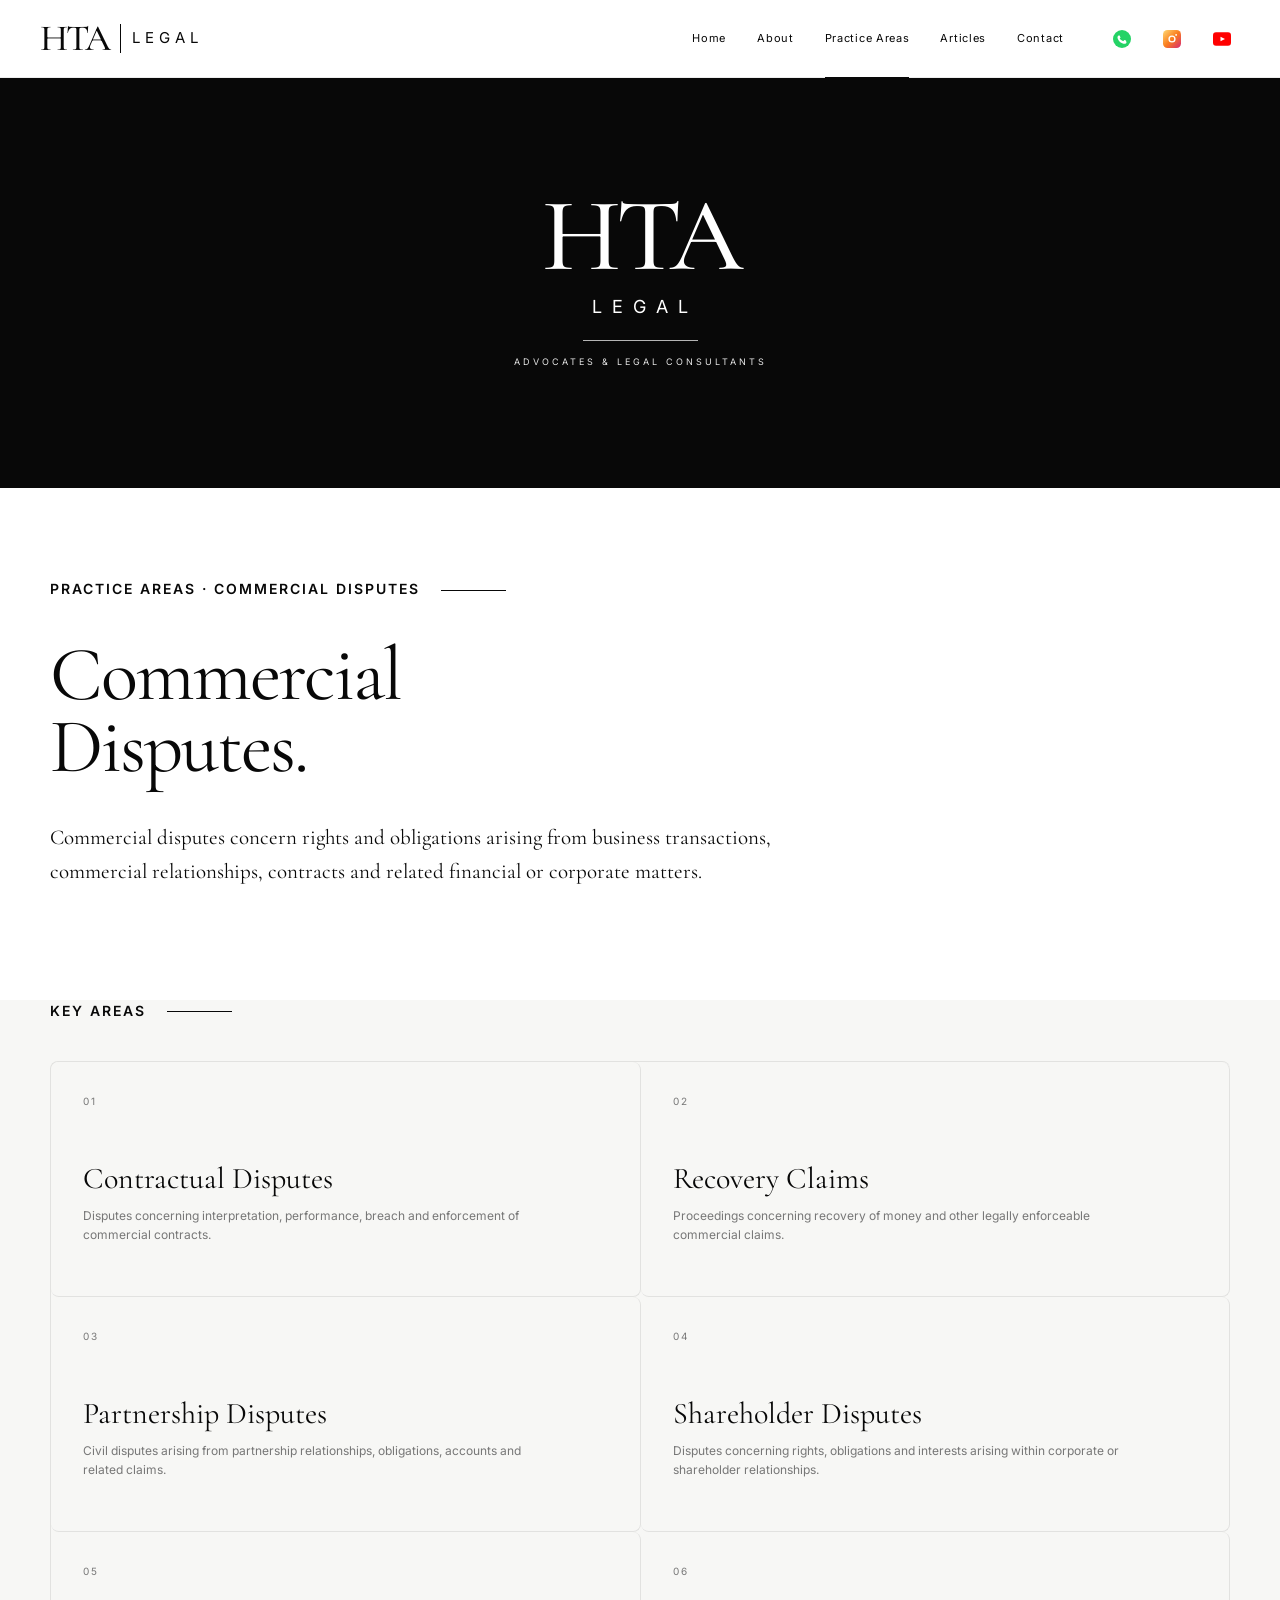
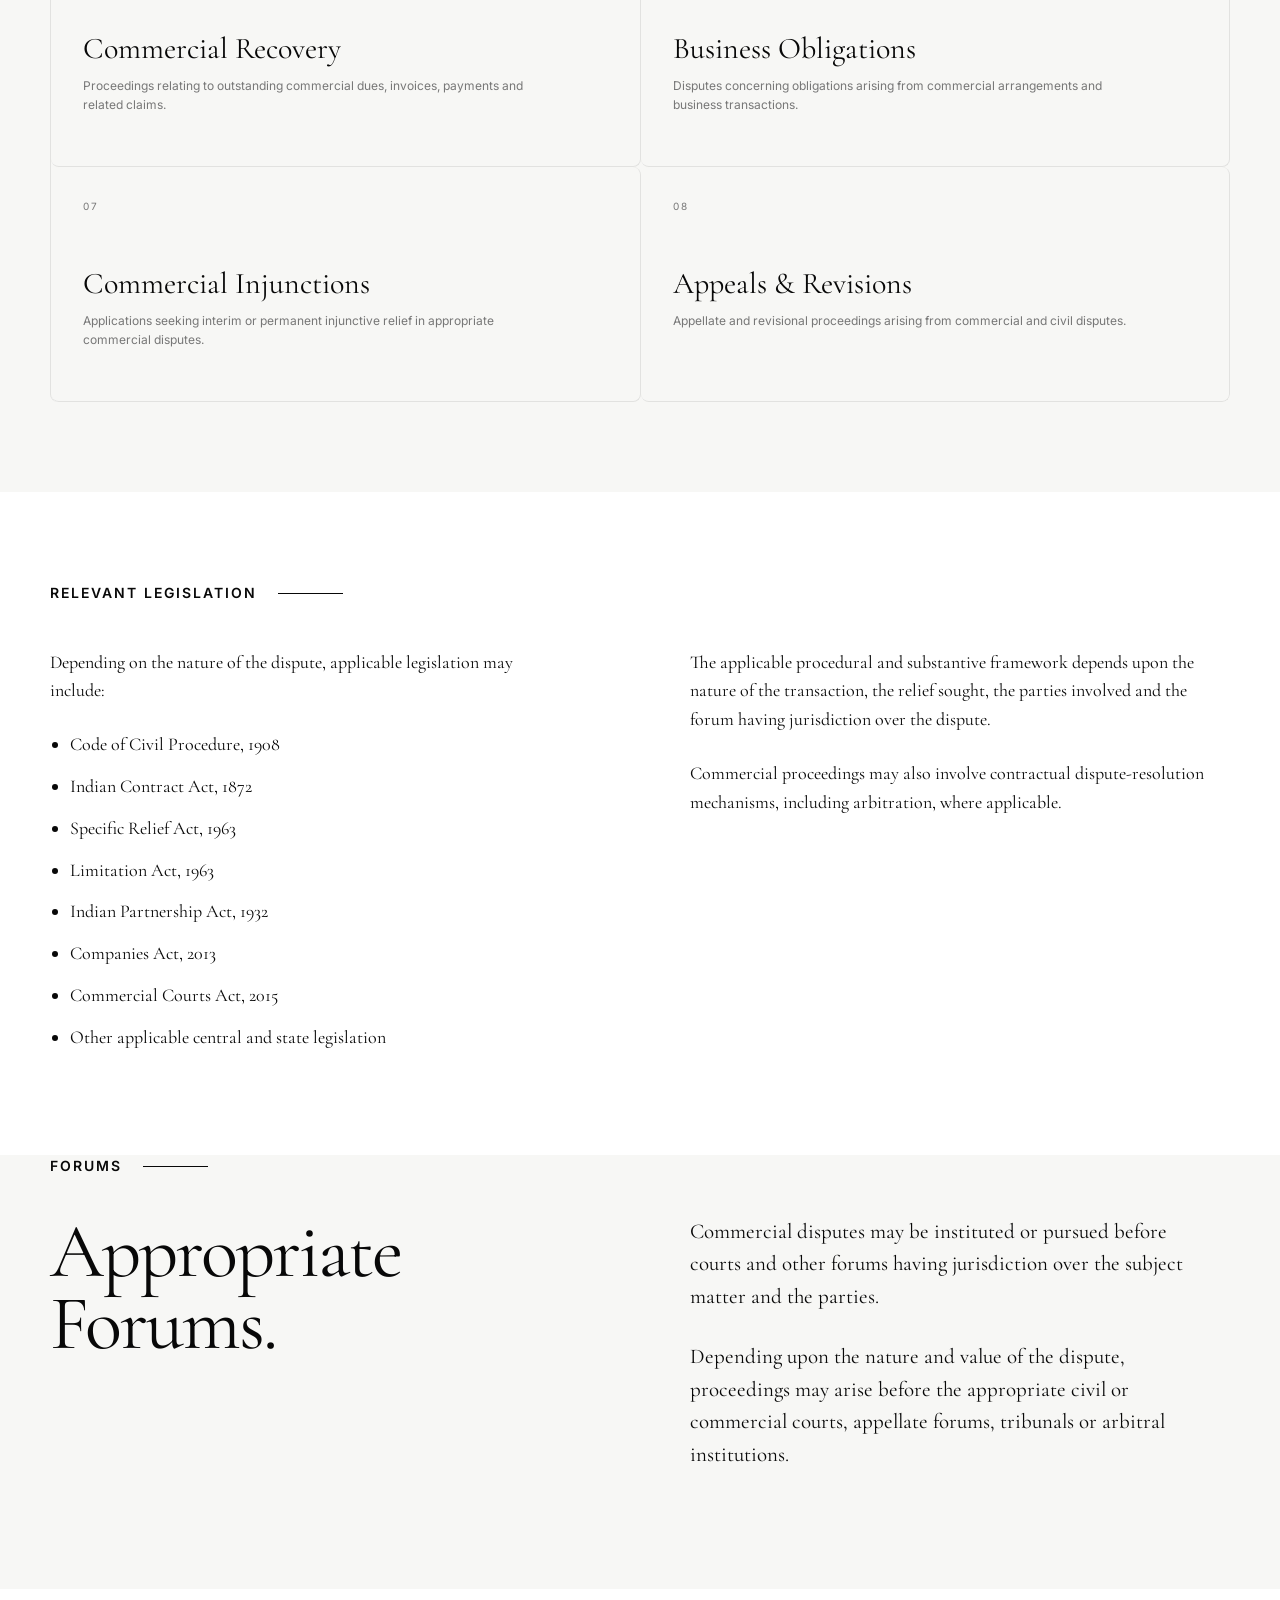
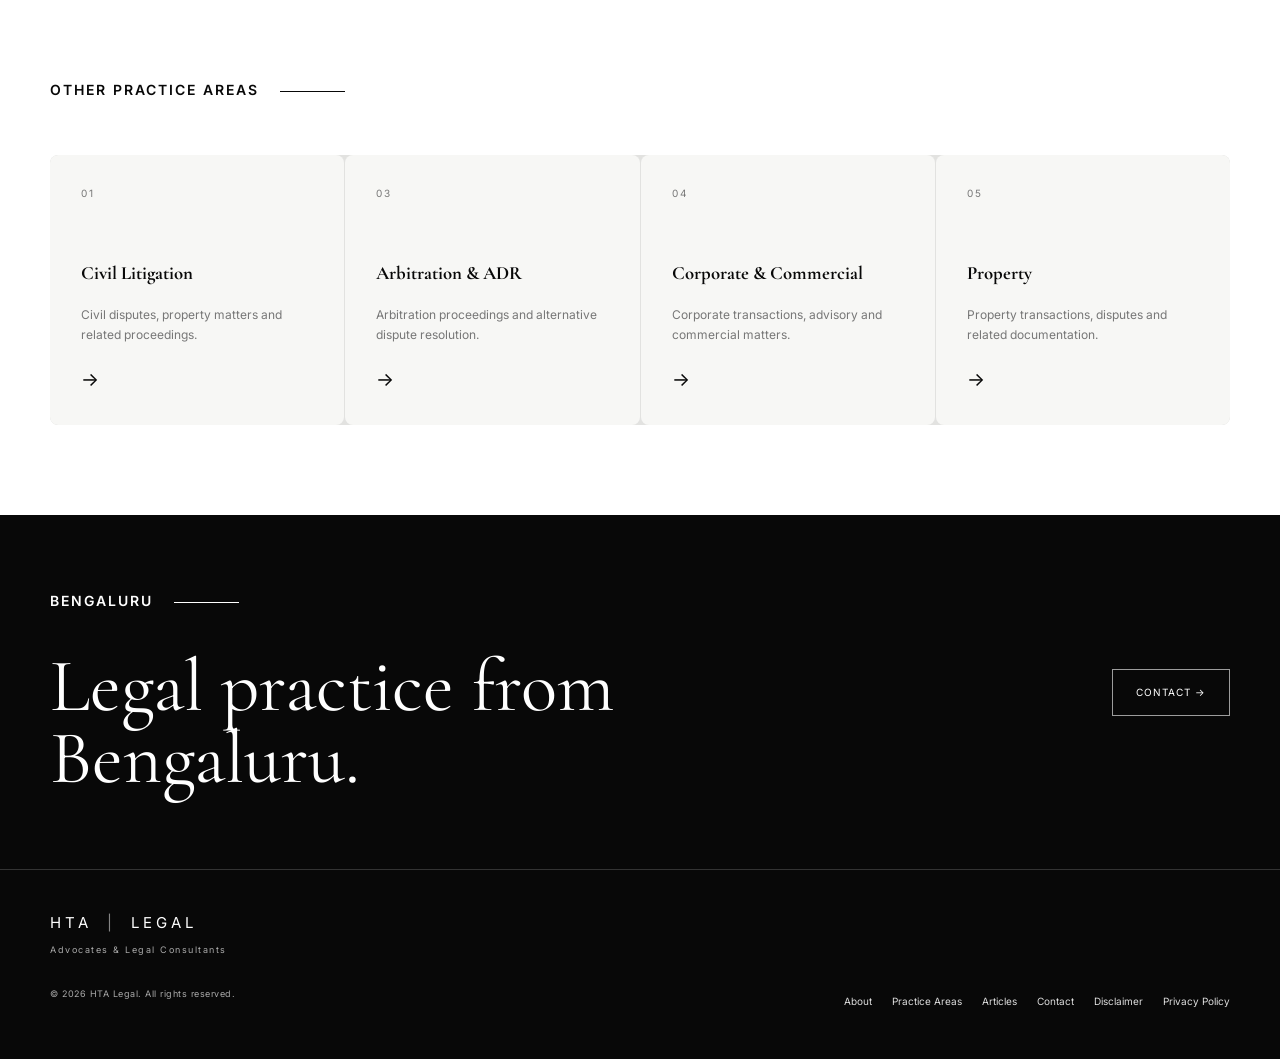
<file: commercial-disputes.html>
<!DOCTYPE html>

<html lang="en">

<head>

    <meta charset="UTF-8">

    <meta
        name="viewport"
        content="width=device-width, initial-scale=1.0"
    >

    <title>Commercial Disputes | HTA Legal</title>

    <meta
        name="description"
        content="Commercial Disputes — HTA Legal, Bengaluru."
    >

    <link rel="preconnect" href="https://fonts.googleapis.com">
    <link rel="preconnect" href="https://fonts.gstatic.com" crossorigin>

    <link
        href="https://fonts.googleapis.com/css2?family=Cormorant+Garamond:wght@400;500&family=Inter:wght@400;500;600&display=swap"
        rel="stylesheet"
    >

    <link rel="stylesheet" href="styles.css">

</head>


<body>


<!-- =====================================================
     HEADER
===================================================== -->

<header class="site-header">

    <div class="header-container">

        <a href="index.html" class="brand">

            <span class="brand-hta">
                HTA
            </span>

            <span class="brand-divider"></span>

            <span class="brand-legal">
                LEGAL
            </span>

        </a>


        <nav class="main-nav">

            <a href="index.html">
                Home
            </a>

            <a href="about.html">
                About
            </a>

            <a href="practice.html" class="active">
                Practice Areas
            </a>

            <a href="articles.html">
                Articles
            </a>

            <a href="contact.html">
                Contact
            </a>

        </nav>


        <div class="header-social">

            <a href="https://wa.me/917795363440" target="_blank" rel="noopener" class="social-link" aria-label="WhatsApp">
                <svg width="18" height="18" viewBox="0 0 24 24" xmlns="http://www.w3.org/2000/svg">
                    <circle cx="12" cy="12" r="12" fill="#25D366"/>
                    <path d="M17.472 14.382c-.297-.149-1.758-.867-2.03-.967-.273-.099-.472-.149-.672.15-.198.297-.767.966-.94 1.164-.173.198-.347.223-.644.074-1.758-.867-2.905-1.533-4.077-3.106-.309-.392.309-.366.89-1.205.098-.198.049-.372-.025-.52-.074-.149-.672-1.612-.922-2.206-.244-.579-.492-.5-.672-.51l-.573-.012c-.198 0-.52.074-.793.372s-1.04 1.016-1.04 2.479 1.064 2.876 1.212 3.074c.149.198 2.095 3.2 5.077 4.487.709.306 1.262.489 1.694.626.712.226 1.362.194 1.876.118.572-.085 1.758-.719 2.006-1.413.248-.697.248-1.295.173-1.413-.074-.118-.273-.198-.57-.347z" fill="#fff"/>
                </svg>
            </a>

            <a href="#" class="social-link" aria-label="Instagram">
                <svg width="18" height="18" viewBox="0 0 24 24" xmlns="http://www.w3.org/2000/svg">
                    <defs>
                        <linearGradient id="igGrad" x1="0" y1="0" x2="1" y2="1">
                            <stop offset="0" stop-color="#feda75"/>
                            <stop offset="0.5" stop-color="#fa7e1e"/>
                            <stop offset="1" stop-color="#d62976"/>
                        </linearGradient>
                    </defs>
                    <rect width="24" height="24" rx="6" fill="url(#igGrad)"/>
                    <path d="M12 7.2A4.8 4.8 0 1 0 12 16.8 4.8 4.8 0 1 0 12 7.2zm0 7.8a3 3 0 1 1 0-6 3 3 0 0 1 0 6z" fill="#fff"/>
                    <circle cx="17.5" cy="6.5" r="1.2" fill="#fff"/>
                </svg>
            </a>

            <a href="https://www.youtube.com/@Harshanth_Anand" class="social-link" aria-label="YouTube" target="_blank" rel="noopener">
                <svg width="18" height="18" viewBox="0 0 24 24" xmlns="http://www.w3.org/2000/svg">
                    <rect x="0" y="3" width="24" height="18" rx="4" fill="#FF0000"/>
                    <path d="M10 9l6 3-6 3V9z" fill="#fff"/>
                </svg>
            </a>

        </div>

    </div>

</header>



<!-- =====================================================
     BLACK BRAND PANEL
===================================================== -->

<section class="hero">

    <div class="hero-brand">

        <div class="hero-hta">
            HTA
        </div>

        <div class="hero-legal">
            LEGAL
        </div>

        <div class="hero-line"></div>

        <div class="hero-subtitle">
            ADVOCATES &amp; LEGAL CONSULTANTS
        </div>

    </div>

</section>



<main>


<!-- =====================================================
     PAGE INTRODUCTION
===================================================== -->

<section class="section">

    <div class="container">

        <div class="section-label">
            PRACTICE AREAS · COMMERCIAL DISPUTES
        </div>


        <h1 class="large-heading">
            Commercial<br>
            Disputes.
        </h1>


        <p
            style="
                max-width: 760px;
                margin-top: 38px;
                font-size: 21px;
                line-height: 1.6;
            "
        >
            Commercial disputes concern rights and obligations arising
            from business transactions, commercial relationships,
            contracts and related financial or corporate matters.
        </p>

    </div>

</section>



<!-- =====================================================
     KEY AREAS
===================================================== -->

<section
    class="section"
    style="
        padding-top: 0;
        background: #f7f7f5;
    "
>

    <div class="container">


        <div class="section-label">
            KEY AREAS
        </div>


        <div class="civil-areas-grid">


            <div class="civil-area">

                <span>01</span>

                <h2>
                    Contractual Disputes
                </h2>

                <p>
                    Disputes concerning interpretation, performance,
                    breach and enforcement of commercial contracts.
                </p>

            </div>


            <div class="civil-area">

                <span>02</span>

                <h2>
                    Recovery Claims
                </h2>

                <p>
                    Proceedings concerning recovery of money and other
                    legally enforceable commercial claims.
                </p>

            </div>


            <div class="civil-area">

                <span>03</span>

                <h2>
                    Partnership Disputes
                </h2>

                <p>
                    Civil disputes arising from partnership relationships,
                    obligations, accounts and related claims.
                </p>

            </div>


            <div class="civil-area">

                <span>04</span>

                <h2>
                    Shareholder Disputes
                </h2>

                <p>
                    Disputes concerning rights, obligations and interests
                    arising within corporate or shareholder relationships.
                </p>

            </div>


            <div class="civil-area">

                <span>05</span>

                <h2>
                    Commercial Recovery
                </h2>

                <p>
                    Proceedings relating to outstanding commercial dues,
                    invoices, payments and related claims.
                </p>

            </div>


            <div class="civil-area">

                <span>06</span>

                <h2>
                    Business Obligations
                </h2>

                <p>
                    Disputes concerning obligations arising from commercial
                    arrangements and business transactions.
                </p>

            </div>


            <div class="civil-area">

                <span>07</span>

                <h2>
                    Commercial Injunctions
                </h2>

                <p>
                    Applications seeking interim or permanent injunctive
                    relief in appropriate commercial disputes.
                </p>

            </div>


            <div class="civil-area">

                <span>08</span>

                <h2>
                    Appeals &amp; Revisions
                </h2>

                <p>
                    Appellate and revisional proceedings arising from
                    commercial and civil disputes.
                </p>

            </div>


        </div>


    </div>

</section>



<!-- =====================================================
     LEGISLATION
===================================================== -->

<section class="section">

    <div class="container">


        <div class="section-label">
            RELEVANT LEGISLATION
        </div>


        <div class="legislation-layout">

            <div class="legislation-text">

                <p>
                    Depending on the nature of the dispute, applicable
                    legislation may include:
                </p>

                <ul>

                    <li>Code of Civil Procedure, 1908</li>

                    <li>Indian Contract Act, 1872</li>

                    <li>Specific Relief Act, 1963</li>

                    <li>Limitation Act, 1963</li>

                    <li>Indian Partnership Act, 1932</li>

                    <li>Companies Act, 2013</li>

                    <li>Commercial Courts Act, 2015</li>

                    <li>Other applicable central and state legislation</li>

                </ul>

            </div>

            <div class="legislation-text">

                <p>
                    The applicable procedural and substantive framework
                    depends upon the nature of the transaction, the relief
                    sought, the parties involved and the forum having
                    jurisdiction over the dispute.
                </p>

                <p>
                    Commercial proceedings may also involve contractual
                    dispute-resolution mechanisms, including arbitration,
                    where applicable.
                </p>

            </div>

        </div>


    </div>

</section>



<!-- =====================================================
     FORUMS
===================================================== -->

<section
    class="section"
    style="
        padding-top: 0;
        background: #f7f7f5;
    "
>

    <div class="container">


        <div class="section-label">
            FORUMS
        </div>


        <div class="about-layout">

            <div>

                <h2 class="large-heading small-heading">
                    Appropriate<br>
                    Forums.
                </h2>

            </div>

            <div class="about-text">

                <p>
                    Commercial disputes may be instituted or pursued before
                    courts and other forums having jurisdiction over the
                    subject matter and the parties.
                </p>

                <p>
                    Depending upon the nature and value of the dispute,
                    proceedings may arise before the appropriate civil or
                    commercial courts, appellate forums, tribunals or
                    arbitral institutions.
                </p>

            </div>

        </div>
    </div>

</section>



<!-- =====================================================
     OTHER PRACTICE AREAS
===================================================== -->

<section class="section">

    <div class="container">


        <div class="section-label">
            OTHER PRACTICE AREAS
        </div>


        <div class="practice-grid">


            <a href="civil-litigation.html" class="practice-card">

                <div class="practice-number">
                    01
                </div>

                <h3>
                    Civil Litigation
                </h3>

                <p>
                    Civil disputes, property matters and related proceedings.
                </p>

                <span class="card-arrow">
                    →
                </span>

            </a>


            <a href="arbitration.html" class="practice-card">

                <div class="practice-number">
                    03
                </div>

                <h3>
                    Arbitration &amp; ADR
                </h3>

                <p>
                    Arbitration proceedings and alternative dispute resolution.
                </p>

                <span class="card-arrow">
                    →
                </span>

            </a>


            <a href="corporate.html" class="practice-card">

                <div class="practice-number">
                    04
                </div>

                <h3>
                    Corporate &amp; Commercial
                </h3>

                <p>
                    Corporate transactions, advisory and commercial matters.
                </p>

                <span class="card-arrow">
                    →
                </span>

            </a>


            <a href="property.html" class="practice-card">

                <div class="practice-number">
                    05
                </div>

                <h3>
                    Property
                </h3>

                <p>
                    Property transactions, disputes and related documentation.
                </p>

                <span class="card-arrow">
                    →
                </span>

            </a>


        </div>


    </div>

</section>


</main>



<!-- =====================================================
     CONTACT FOOTER
===================================================== -->

<section class="contact-section">

    <div class="container contact-layout">

        <div>

            <div class="section-label light">
                BENGALURU
            </div>

            <h2>
                Legal practice from<br>
                Bengaluru.
            </h2>

        </div>

        <a href="contact.html" class="light-button">
            CONTACT →
        </a>

    </div>

</section>



<!-- =====================================================
     FOOTER
===================================================== -->

<footer class="site-footer">

    <div class="container footer-layout">

        <div>

            <div class="footer-brand">
                HTA <span>|</span> LEGAL
            </div>

            <p>
                Advocates &amp; Legal Consultants
            </p>

            <p class="copyright">
                © 2026 HTA Legal. All rights reserved.
            </p>

        </div>

        <div class="footer-links">

            <a href="about.html">
                About
            </a>

            <a href="practice.html">
                Practice Areas
            </a>

            <a href="articles.html">
                Articles
            </a>

            <a href="contact.html">
                Contact
            </a>

            <a href="disclaimer.html">
                Disclaimer
            </a>

            <a href="privacy.html">
                Privacy Policy
            </a>

        </div>

    </div>

</footer>


</body>

</html>
</file>
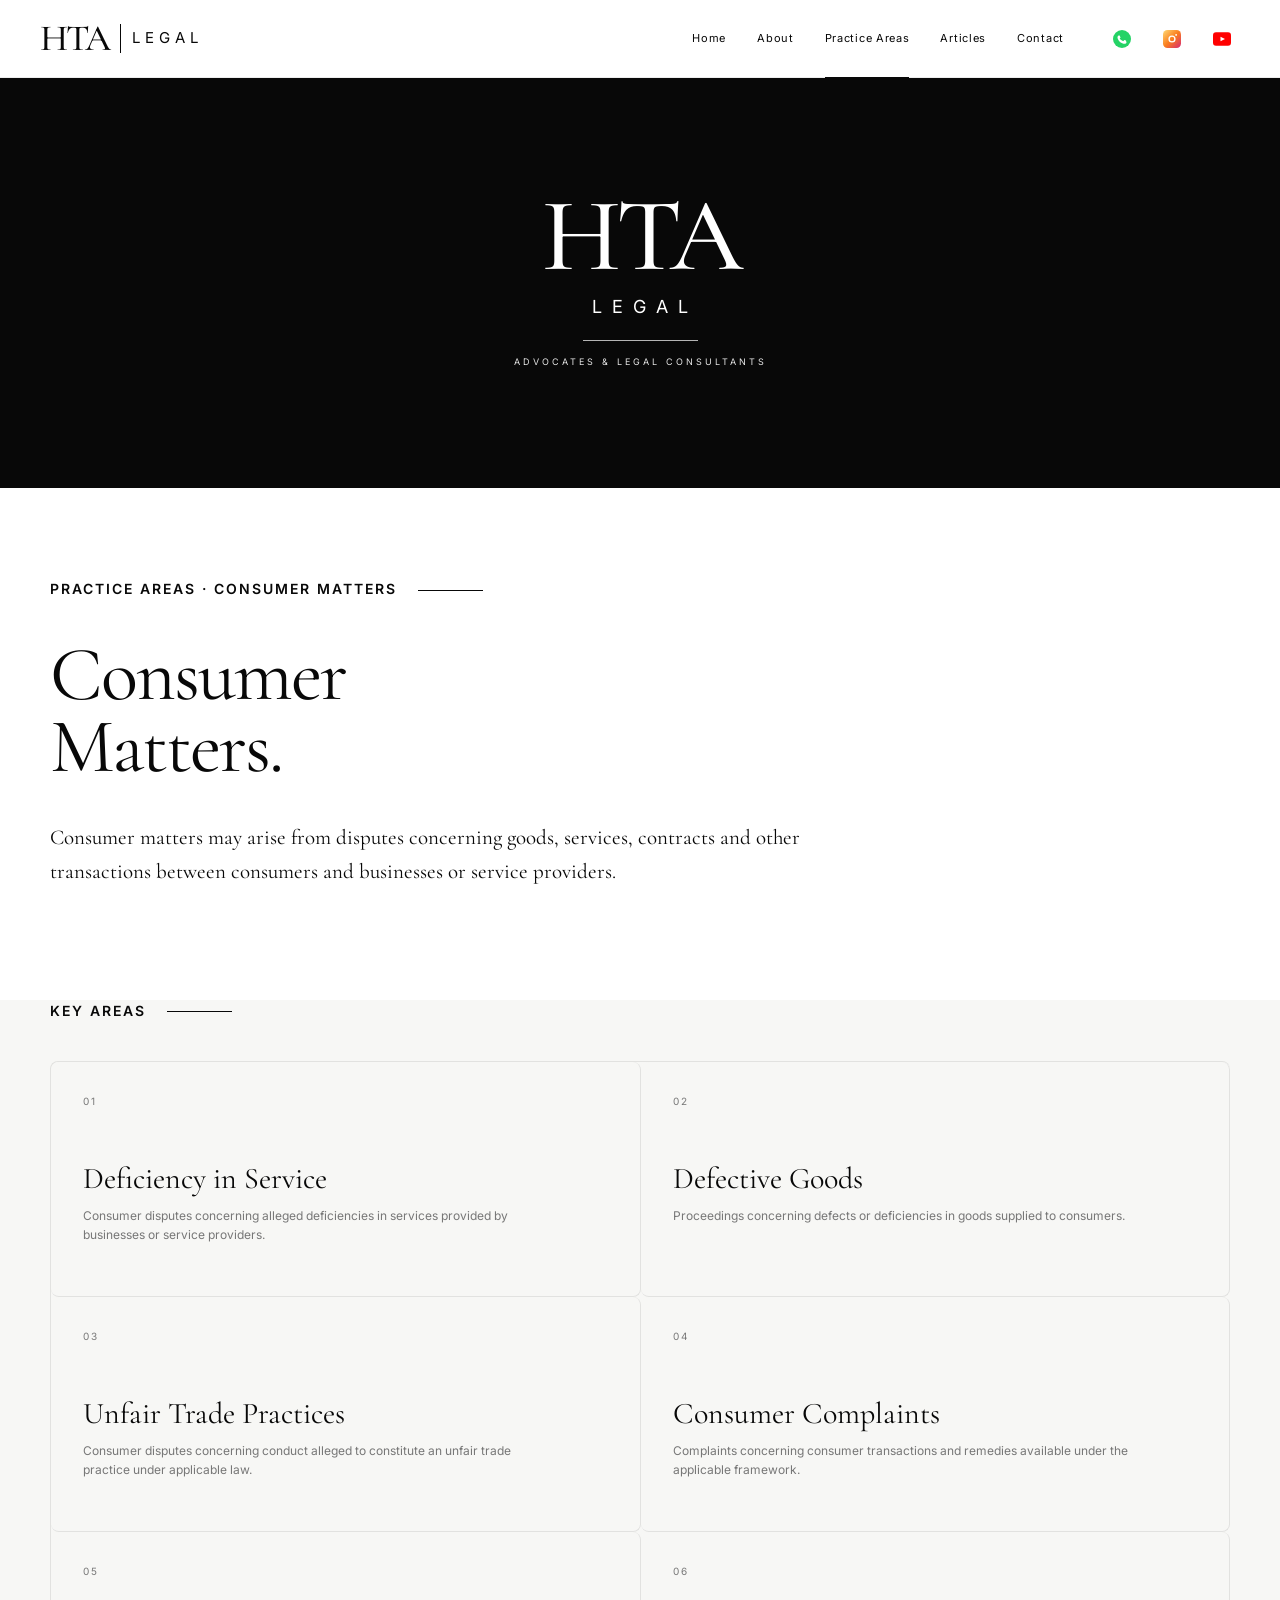
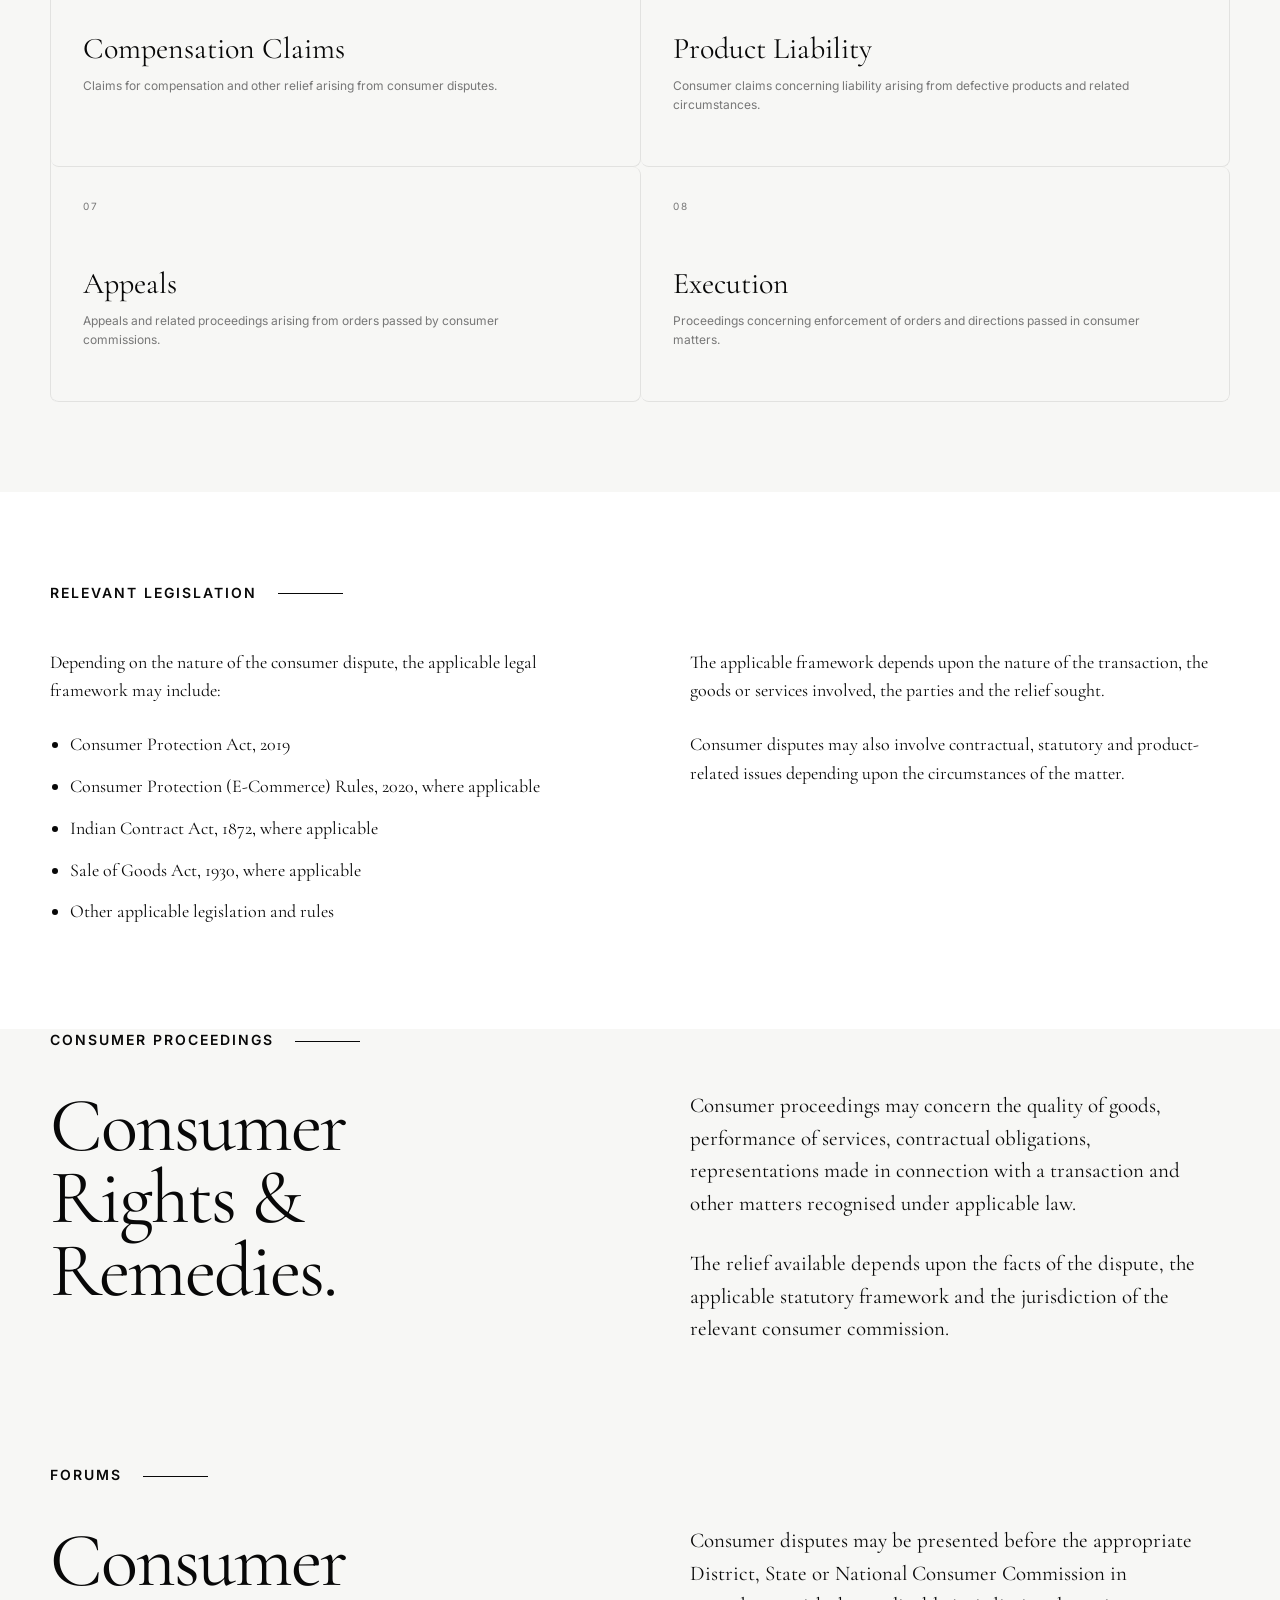
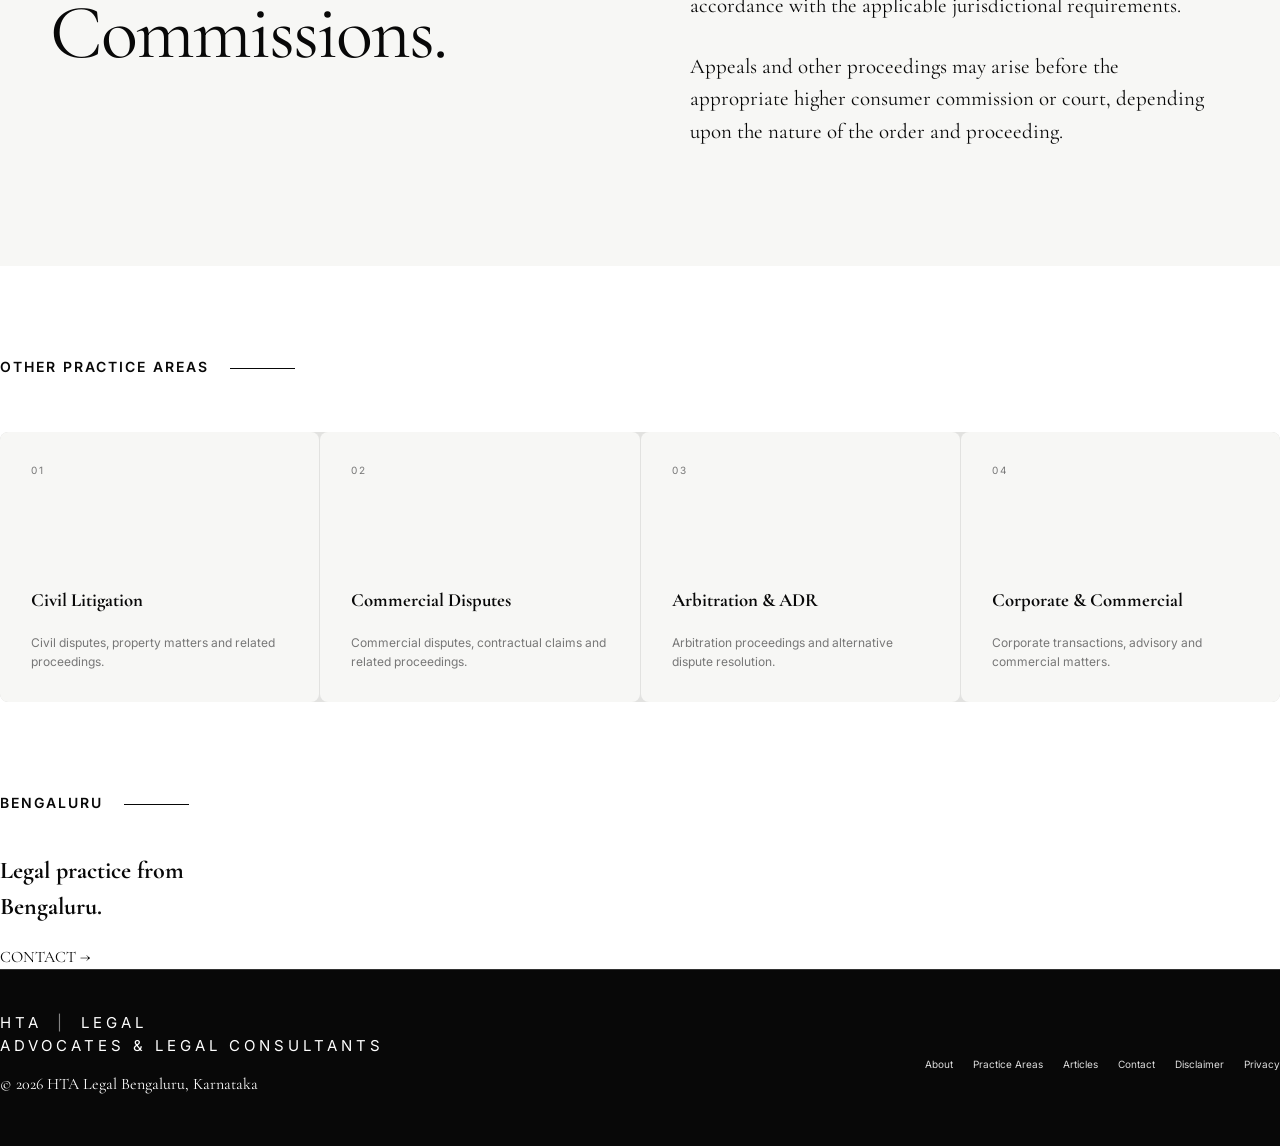
<file: consumer.html>
<!DOCTYPE html>
<html lang="en">

<head>
    <meta charset="UTF-8">

    <meta
        name="viewport"
        content="width=device-width, initial-scale=1.0"
    >

    <title>Consumer Matters | HTA Legal</title>

    <meta
        name="description"
        content="Consumer Matters — HTA Legal, Bengaluru."
    >

    <link rel="preconnect" href="https://fonts.googleapis.com">
    <link rel="preconnect" href="https://fonts.gstatic.com" crossorigin>

    <link
        href="https://fonts.googleapis.com/css2?family=Cormorant+Garamond:wght@400;500&family=Inter:wght@400;500;600&display=swap"
        rel="stylesheet"
    >

    <link rel="stylesheet" href="styles.css">
</head>

<body>

    <!-- =====================================================
         HEADER
    ====================================================== -->

    <header class="site-header">

    <div class="header-container">

        <a href="index.html" class="brand">

            <span class="brand-hta">
                HTA
            </span>

            <span class="brand-divider"></span>

            <span class="brand-legal">
                LEGAL
            </span>

        </a>


        <nav class="main-nav">

            <a href="index.html">
                Home
            </a>

            <a href="about.html">
                About
            </a>

            <a href="practice.html" class="active">
                Practice Areas
            </a>

            <a href="articles.html">
                Articles
            </a>

            <a href="contact.html">
                Contact
            </a>

        </nav>


        <div class="header-social">

                <a href="https://wa.me/917795363440" target="_blank" rel="noopener" class="social-link" aria-label="WhatsApp">
                    <svg width="18" height="18" viewBox="0 0 24 24" xmlns="http://www.w3.org/2000/svg">
                        <circle cx="12" cy="12" r="12" fill="#25D366"/>
                        <path d="M17.472 14.382c-.297-.149-1.758-.867-2.03-.967-.273-.099-.472-.149-.672.15-.198.297-.767.966-.94 1.164-.173.198-.347.223-.644.074-1.758-.867-2.905-1.533-4.077-3.106-.309-.392.309-.366.89-1.205.098-.198.049-.372-.025-.52-.074-.149-.672-1.612-.922-2.206-.244-.579-.492-.5-.672-.51l-.573-.012c-.198 0-.52.074-.793.372s-1.04 1.016-1.04 2.479 1.064 2.876 1.212 3.074c.149.198 2.095 3.2 5.077 4.487.709.306 1.262.489 1.694.626.712.226 1.362.194 1.876.118.572-.085 1.758-.719 2.006-1.413.248-.697.248-1.295.173-1.413-.074-.118-.273-.198-.57-.347z" fill="#fff"/>
                    </svg>
                </a>

                <a href="#" class="social-link" aria-label="Instagram">
                    <svg width="18" height="18" viewBox="0 0 24 24" xmlns="http://www.w3.org/2000/svg">
                        <defs>
                            <linearGradient id="igGrad" x1="0" y1="0" x2="1" y2="1">
                                <stop offset="0" stop-color="#feda75"/>
                                <stop offset="0.5" stop-color="#fa7e1e"/>
                                <stop offset="1" stop-color="#d62976"/>
                            </linearGradient>
                        </defs>
                        <rect width="24" height="24" rx="6" fill="url(#igGrad)"/>
                        <path d="M12 7.2A4.8 4.8 0 1 0 12 16.8 4.8 4.8 0 1 0 12 7.2zm0 7.8a3 3 0 1 1 0-6 3 3 0 0 1 0 6z" fill="#fff"/>
                        <circle cx="17.5" cy="6.5" r="1.2" fill="#fff"/>
                    </svg>
                </a>

                <a href="#" class="social-link" aria-label="YouTube">
                    <svg width="18" height="18" viewBox="0 0 24 24" xmlns="http://www.w3.org/2000/svg">
                        <rect x="0" y="3" width="24" height="18" rx="4" fill="#FF0000"/>
                        <path d="M10 9l6 3-6 3V9z" fill="#fff"/>
                    </svg>
                </a>

        </div>

    </div>

    </header>


    <!-- =====================================================
         HERO
    ====================================================== -->

    <section class="hero">

    <div class="hero-brand">

        <div class="hero-hta">
            HTA
        </div>

        <div class="hero-legal">
            LEGAL
        </div>

        <div class="hero-line"></div>

        <div class="hero-subtitle">
            ADVOCATES &amp; LEGAL CONSULTANTS
        </div>

    </div>

    </section>


    <!-- =====================================================
         INTRODUCTION
    ====================================================== -->

    <main>


    <!-- =====================================================
         PAGE INTRODUCTION
    ====================================================== -->

    <section class="section">

        <div class="container">

            <div class="section-label">
                PRACTICE AREAS · CONSUMER MATTERS
            </div>


            <h1 class="large-heading">
                Consumer<br>
                Matters.
            </h1>


            <p
                style="
                    max-width: 760px;
                    margin-top: 38px;
                    font-size: 21px;
                    line-height: 1.6;
                "
            >
                Consumer matters may arise from disputes concerning
                goods, services, contracts and other transactions
                between consumers and businesses or service providers.
            </p>

        </div>

    </section>


    <!-- =====================================================
         KEY AREAS
    ====================================================== -->

    <section
        class="section"
        style="
            padding-top: 0;
            background: #f7f7f5;
        "
    >

        <div class="container">


            <div class="section-label">
                KEY AREAS
            </div>


            <div class="civil-areas-grid">

            <div class="civil-area">

                <span>01</span>

                <h2>
                    Deficiency in Service
                </h2>

                <p>
                    Consumer disputes concerning alleged deficiencies
                    in services provided by businesses or service providers.
                </p>

            </div>


            <div class="civil-area">

                <span>02</span>

                <h2>
                    Defective Goods
                </h2>

                <p>
                    Proceedings concerning defects or deficiencies in
                    goods supplied to consumers.
                </p>

            </div>


            <div class="civil-area">

                <span>03</span>

                <h2>
                    Unfair Trade Practices
                </h2>

                <p>
                    Consumer disputes concerning conduct alleged to
                    constitute an unfair trade practice under applicable law.
                </p>

            </div>


            <div class="civil-area">

                <span>04</span>

                <h2>
                    Consumer Complaints
                </h2>

                <p>
                    Complaints concerning consumer transactions and
                    remedies available under the applicable framework.
                </p>

            </div>


            <div class="civil-area">

                <span>05</span>

                <h2>
                    Compensation Claims
                </h2>

                <p>
                    Claims for compensation and other relief arising
                    from consumer disputes.
                </p>

            </div>


            <div class="civil-area">

                <span>06</span>

                <h2>
                    Product Liability
                </h2>

                <p>
                    Consumer claims concerning liability arising from
                    defective products and related circumstances.
                </p>

            </div>


            <div class="civil-area">

                <span>07</span>

                <h2>
                    Appeals
                </h2>

                <p>
                    Appeals and related proceedings arising from orders
                    passed by consumer commissions.
                </p>

            </div>


            <div class="civil-area">

                <span>08</span>

                <h2>
                    Execution
                </h2>

                <p>
                    Proceedings concerning enforcement of orders and
                    directions passed in consumer matters.
                </p>

            </div>

        </div>

    </section>


    <!-- =====================================================
         RELEVANT LEGISLATION
    ====================================================== -->

    <section class="section">

        <div class="container">

            <div class="section-label">
                RELEVANT LEGISLATION
            </div>

            <div class="legislation-layout">

            <div class="legislation-text">

                <p>
                    Depending on the nature of the consumer dispute,
                    the applicable legal framework may include:
                </p>

                <ul>

                    <li>
                        Consumer Protection Act, 2019
                    </li>

                    <li>
                        Consumer Protection (E-Commerce) Rules, 2020,
                        where applicable
                    </li>

                    <li>
                        Indian Contract Act, 1872, where applicable
                    </li>

                    <li>
                        Sale of Goods Act, 1930, where applicable
                    </li>

                    <li>
                        Other applicable legislation and rules
                    </li>

                </ul>

            </div>


            <div class="legislation-text">

                <p>
                    The applicable framework depends upon the nature of
                    the transaction, the goods or services involved,
                    the parties and the relief sought.
                </p>

                <p>
                    Consumer disputes may also involve contractual,
                    statutory and product-related issues depending upon
                    the circumstances of the matter.
                </p>

            </div>

        </div>

    </section>


    <!-- =====================================================
         CONSUMER PROCEEDINGS
    ====================================================== -->

    <section
        class="section"
        style="
            padding-top: 0;
            background: #f7f7f5;
        "
    >

        <div class="container">

            <div class="section-label">
                CONSUMER PROCEEDINGS
            </div>

            <div class="about-layout">

            <div>

                <h2 class="large-heading small-heading">
                    Consumer<br>
                    Rights &amp; Remedies.
                </h2>

            </div>

            <div class="about-text">

                <p>
                    Consumer proceedings may concern the quality of goods,
                    performance of services, contractual obligations,
                    representations made in connection with a transaction
                    and other matters recognised under applicable law.
                </p>

                <p>
                    The relief available depends upon the facts of the
                    dispute, the applicable statutory framework and the
                    jurisdiction of the relevant consumer commission.
                </p>

            </div>

        </div>

    </section>


    <!-- =====================================================
         FORUMS
    ====================================================== -->

    <section
        class="section"
        style="
            padding-top: 0;
            background: #f7f7f5;
        "
    >

        <div class="container">

            <div class="section-label">
                FORUMS
            </div>

            <div class="about-layout">

            <div>

                <h2 class="large-heading small-heading">
                    Consumer<br>
                    Commissions.
                </h2>

            </div>

            <div class="about-text">

                <p>
                    Consumer disputes may be presented before the
                    appropriate District, State or National Consumer
                    Commission in accordance with the applicable
                    jurisdictional requirements.
                </p>

                <p>
                    Appeals and other proceedings may arise before the
                    appropriate higher consumer commission or court,
                    depending upon the nature of the order and proceeding.
                </p>

            </div>

        </div>

    </section>


    <!-- =====================================================
         OTHER PRACTICE AREAS
    ====================================================== -->

    <section class="section">

        <div class="section-label">
            OTHER PRACTICE AREAS
        </div>

        <div class="practice-grid">

            <a href="civil-litigation.html" class="practice-card">

                <span class="practice-number">
                    01
                </span>

                <h3>
                    Civil Litigation
                </h3>

                <p>
                    Civil disputes, property matters and related proceedings.
                </p>

            </a>


            <a href="commercial-disputes.html" class="practice-card">

                <span class="practice-number">
                    02
                </span>

                <h3>
                    Commercial Disputes
                </h3>

                <p>
                    Commercial disputes, contractual claims and related proceedings.
                </p>

            </a>


            <a href="arbitration.html" class="practice-card">

                <span class="practice-number">
                    03
                </span>

                <h3>
                    Arbitration &amp; ADR
                </h3>

                <p>
                    Arbitration proceedings and alternative dispute resolution.
                </p>

            </a>


            <a href="corporate.html" class="practice-card">

                <span class="practice-number">
                    04
                </span>

                <h3>
                    Corporate &amp; Commercial
                </h3>

                <p>
                    Corporate transactions, advisory and commercial matters.
                </p>

            </a>

        </div>

    </section>


    <!-- =====================================================
         CONTACT STRIP
    ====================================================== -->

    <section class="contact-strip">

        <div class="contact-strip-inner">

            <div>

                <div class="section-label light-label">
                    BENGALURU
                </div>

                <h2>
                    Legal practice from<br>
                    Bengaluru.
                </h2>

            </div>

            <a href="contact.html" class="contact-arrow">
                CONTACT <span>→</span>
            </a>

        </div>

    </section>


    <!-- =====================================================
         FOOTER
    ====================================================== -->

    <footer class="site-footer">

        <div class="footer-inner">

            <div class="footer-brand">

                <div class="footer-brand-main">
                    HTA <span>|</span> LEGAL
                </div>

                <div class="footer-subtitle">
                    ADVOCATES &amp; LEGAL CONSULTANTS
                </div>

            </div>


            <div class="footer-links">

                <a href="about.html">About</a>
                <a href="practice.html">Practice Areas</a>
                <a href="articles.html">Articles</a>
                <a href="contact.html">Contact</a>
                <a href="disclaimer.html">Disclaimer</a>
                <a href="privacy.html">Privacy</a>

            </div>


            <div class="footer-bottom">

                <span>
                    © 2026 HTA Legal
                </span>

                <span>
                    Bengaluru, Karnataka
                </span>

            </div>

        </div>

    </footer>

</body>
</html>
</file>
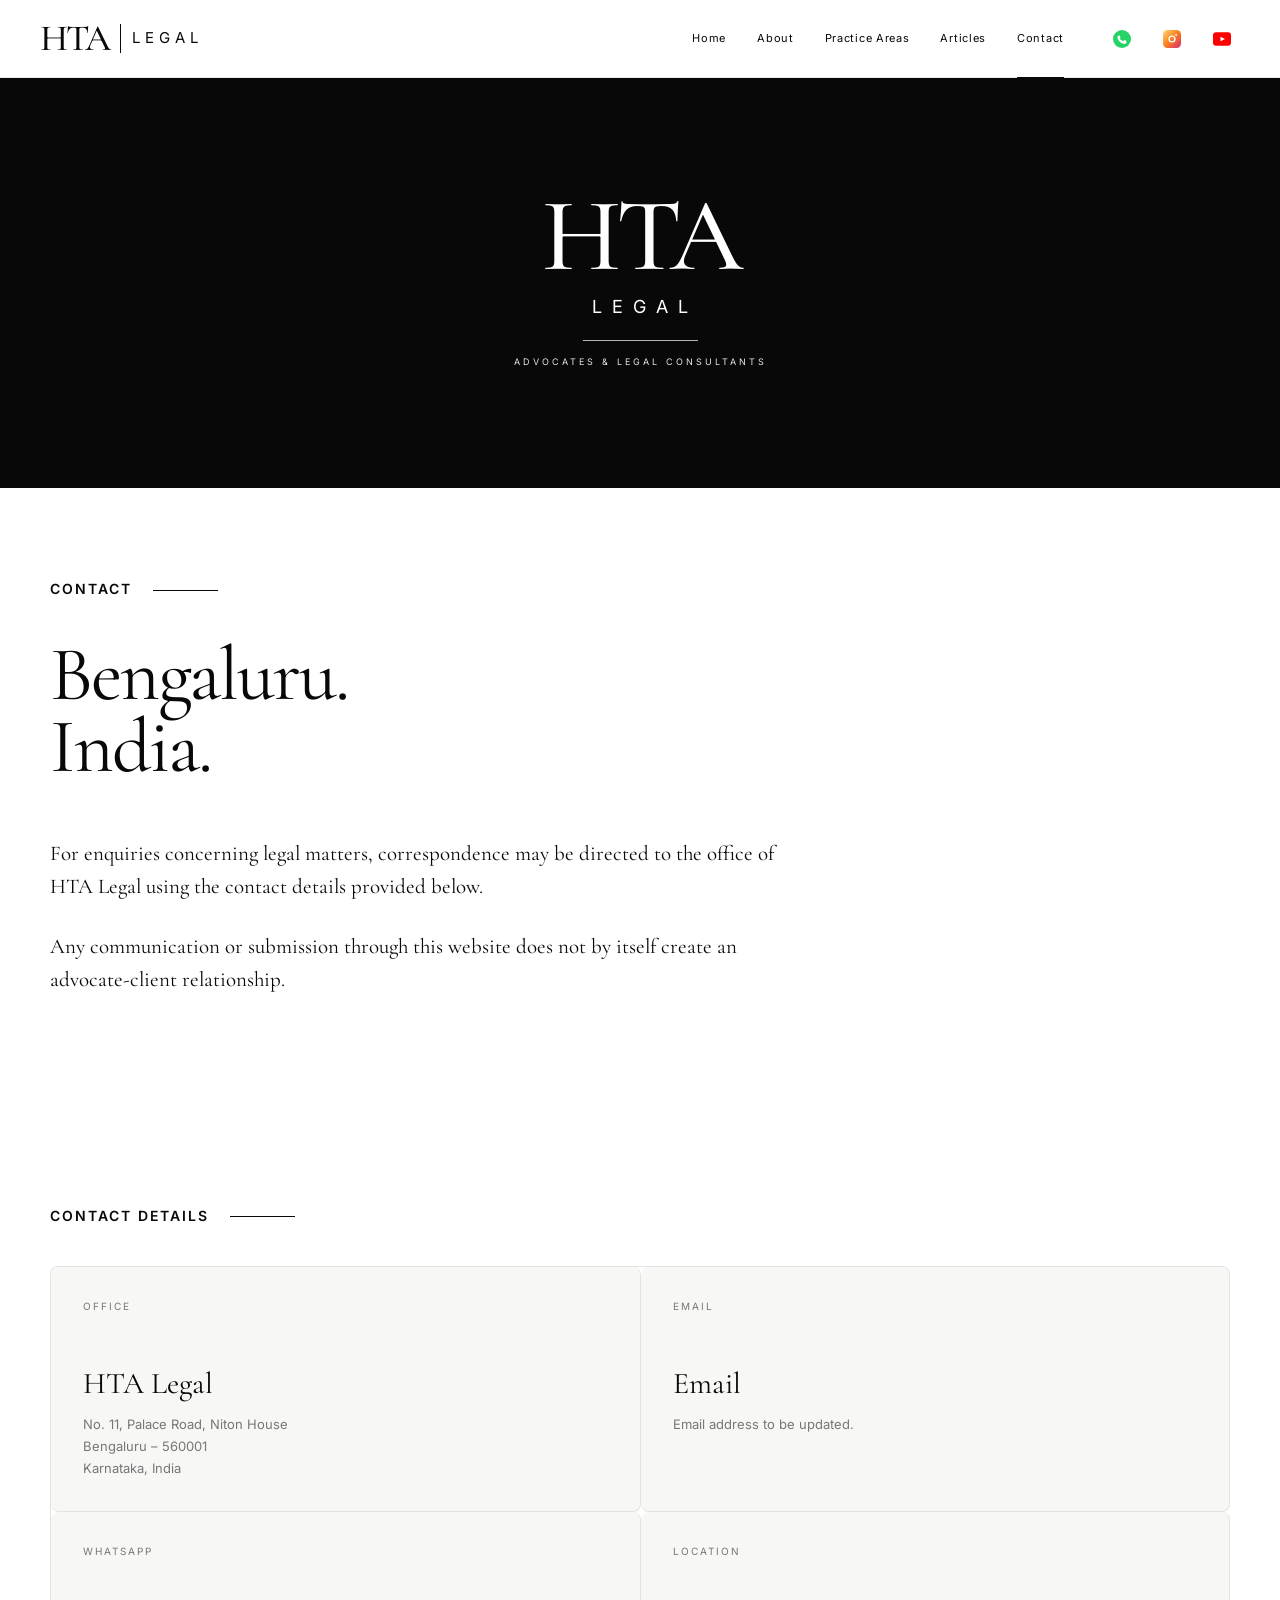
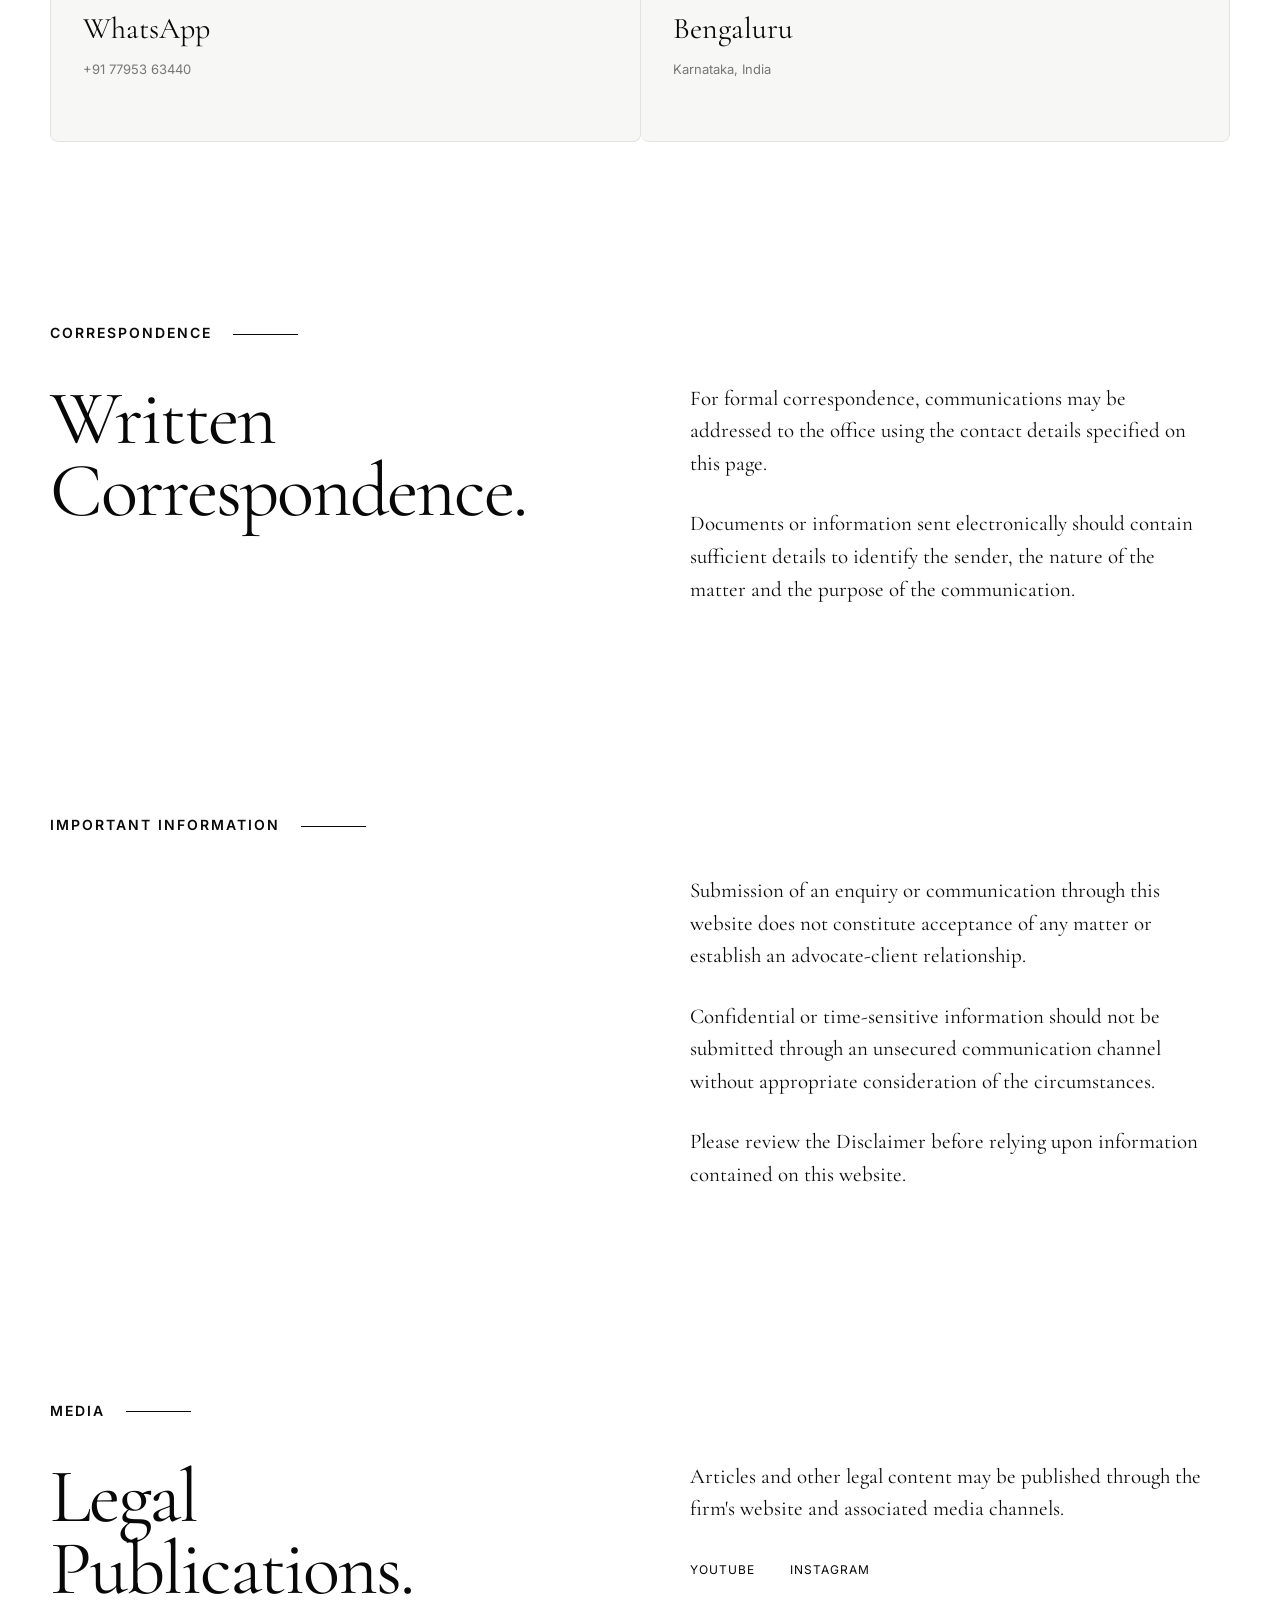
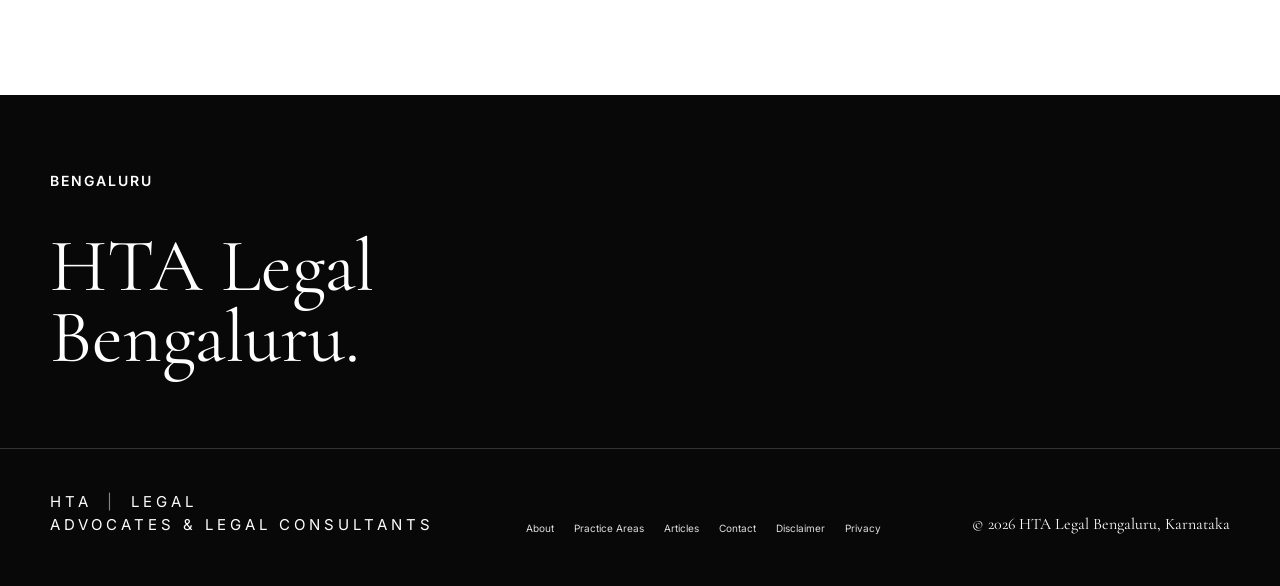
<file: contact.html>
<!DOCTYPE html>
<html lang="en">

<head>
    <meta charset="UTF-8">

    <meta
        name="viewport"
        content="width=device-width, initial-scale=1.0"
    >

    <title>Contact | HTA Legal</title>

    <meta
        name="description"
        content="Contact — HTA Legal, Bengaluru."
    >

    <link rel="preconnect" href="https://fonts.googleapis.com">
    <link rel="preconnect" href="https://fonts.gstatic.com" crossorigin>

    <link
        href="https://fonts.googleapis.com/css2?family=Cormorant+Garamond:wght@400;500&family=Inter:wght@400;500;600&display=swap"
        rel="stylesheet"
    >

    <link rel="stylesheet" href="styles.css">

</head>

<body>

    <!-- =====================================================
         HEADER
    ====================================================== -->

    <header class="site-header">

        <div class="header-container">

            <a href="index.html" class="brand">

                <span class="brand-hta">
                    HTA
                </span>

                <span class="brand-divider"></span>

                <span class="brand-legal">
                    LEGAL
                </span>

            </a>


            <nav class="main-nav">

                <a href="index.html">
                    Home
                </a>

                <a href="about.html">
                    About
                </a>

                <a href="practice.html">
                    Practice Areas
                </a>

                <a href="articles.html">
                    Articles
                </a>

                <a href="contact.html" class="active">
                    Contact
                </a>

            </nav>


            <div class="header-social">

                <a href="https://wa.me/917795363440" target="_blank" rel="noopener" class="social-link" aria-label="WhatsApp">
                    <svg width="18" height="18" viewBox="0 0 24 24" xmlns="http://www.w3.org/2000/svg">
                        <circle cx="12" cy="12" r="12" fill="#25D366"/>
                        <path d="M17.472 14.382c-.297-.149-1.758-.867-2.03-.967-.273-.099-.472-.149-.672.15-.198.297-.767.966-.94 1.164-.173.198-.347.223-.644.074-1.758-.867-2.905-1.533-4.077-3.106-.309-.392.309-.366.89-1.205.098-.198.049-.372-.025-.52-.074-.149-.672-1.612-.922-2.206-.244-.579-.492-.5-.672-.51l-.573-.012c-.198 0-.52.074-.793.372s-1.04 1.016-1.04 2.479 1.064 2.876 1.212 3.074c.149.198 2.095 3.2 5.077 4.487.709.306 1.262.489 1.694.626.712.226 1.362.194 1.876.118.572-.085 1.758-.719 2.006-1.413.248-.697.248-1.295.173-1.413-.074-.118-.273-.198-.57-.347z" fill="#fff"/>
                    </svg>
                </a>

                <a href="#" class="social-link" aria-label="Instagram">
                    <svg width="18" height="18" viewBox="0 0 24 24" xmlns="http://www.w3.org/2000/svg">
                        <defs>
                            <linearGradient id="igGradContact" x1="0" y1="0" x2="1" y2="1">
                                <stop offset="0" stop-color="#feda75"/>
                                <stop offset="0.5" stop-color="#fa7e1e"/>
                                <stop offset="1" stop-color="#d62976"/>
                            </linearGradient>
                        </defs>
                        <rect width="24" height="24" rx="6" fill="url(#igGradContact)"/>
                        <path d="M12 7.2A4.8 4.8 0 1 0 12 16.8 4.8 4.8 0 1 0 12 7.2zm0 7.8a3 3 0 1 1 0-6 3 3 0 0 1 0 6z" fill="#fff"/>
                        <circle cx="17.5" cy="6.5" r="1.2" fill="#fff"/>
                    </svg>
                </a>

                <a href="#" class="social-link" aria-label="YouTube">
                    <svg width="18" height="18" viewBox="0 0 24 24" xmlns="http://www.w3.org/2000/svg">
                        <rect x="0" y="3" width="24" height="18" rx="4" fill="#FF0000"/>
                        <path d="M10 9l6 3-6 3V9z" fill="#fff"/>
                    </svg>
                </a>

            </div>

        </div>

    </header>


    <!-- =====================================================
         HERO
    ====================================================== -->

    <section class="hero">

        <div class="hero-brand">

            <div class="hero-hta">
                HTA
            </div>

            <div class="hero-legal">
                LEGAL
            </div>

            <div class="hero-line"></div>

            <div class="hero-subtitle">
                ADVOCATES &amp; LEGAL CONSULTANTS
            </div>

        </div>

    </section>


    <!-- =====================================================
         CONTACT INTRODUCTION
    ====================================================== -->

    <main>

    <section class="section">

        <div class="container">

            <div class="section-label">
                CONTACT
            </div>

            <h1 class="large-heading">
                Bengaluru.<br>
                India.
            </h1>

            <div class="about-text" style="max-width: 760px; margin-top: 55px;">

                <p>
                    For enquiries concerning legal matters, correspondence
                    may be directed to the office of HTA Legal using the
                    contact details provided below.
                </p>

                <p>
                    Any communication or submission through this website
                    does not by itself create an advocate-client relationship.
                </p>

            </div>

        </div>

    </section>


    <!-- =====================================================
         CONTACT DETAILS
    ====================================================== -->

    <section class="section section-grey">

        <div class="container">

            <div class="section-label">
                CONTACT DETAILS
            </div>

            <div class="contact-details-grid">

            <!-- OFFICE -->

            <div class="contact-detail">

                <span class="contact-detail-label">
                    OFFICE
                </span>

                <h2>
                    HTA Legal
                </h2>

                <p>
                    No. 11, Palace Road, Niton House<br>
                    Bengaluru – 560001<br>
                    Karnataka, India
                </p>

            </div>


            <!-- EMAIL -->

            <div class="contact-detail">

                <span class="contact-detail-label">
                    EMAIL
                </span>

                <h2>
                    Email
                </h2>

                <p>
                    Email address to be updated.
                </p>

            </div>


            <!-- WHATSAPP -->

            <div class="contact-detail">

                <span class="contact-detail-label">
                    WHATSAPP
                </span>

                <h2>
                    WhatsApp
                </h2>

                <p>
                    <a href="https://wa.me/917795363440" target="_blank" rel="noopener">
                        +91 77953 63440
                    </a>
                </p>

            </div>


            <!-- LOCATION -->

            <div class="contact-detail">

                <span class="contact-detail-label">
                    LOCATION
                </span>

                <h2>
                    Bengaluru
                </h2>

                <p>
                    Karnataka, India
                </p>

            </div>

            </div>

        </div>

    </section>


    <!-- =====================================================
         CORRESPONDENCE
    ====================================================== -->

    <section class="section">

        <div class="container">

            <div class="section-label">
                CORRESPONDENCE
            </div>

            <div class="about-layout">

                <div>

                    <h2 class="large-heading small-heading">
                        Written<br>
                        Correspondence.
                    </h2>

                </div>

                <div class="about-text">

                    <p>
                        For formal correspondence, communications may be
                        addressed to the office using the contact details
                        specified on this page.
                    </p>

                    <p>
                        Documents or information sent electronically should
                        contain sufficient details to identify the sender,
                        the nature of the matter and the purpose of the
                        communication.
                    </p>

                </div>

            </div>

        </div>

    </section>


    <!-- =====================================================
         IMPORTANT INFORMATION
    ====================================================== -->

    <section class="section section-grey">

        <div class="container">

            <div class="section-label">
                IMPORTANT INFORMATION
            </div>

            <div class="about-layout">

                <div></div>

                <div class="about-text">

                    <p>
                        Submission of an enquiry or communication through
                        this website does not constitute acceptance of any
                        matter or establish an advocate-client relationship.
                    </p>

                    <p>
                        Confidential or time-sensitive information should
                        not be submitted through an unsecured communication
                        channel without appropriate consideration of the
                        circumstances.
                    </p>

                    <p>
                        Please review the
                        <a href="disclaimer.html">Disclaimer</a>
                        before relying upon information contained on this website.
                    </p>

                </div>

            </div>

        </div>

    </section>


    <!-- =====================================================
         MEDIA
    ====================================================== -->

    <section class="section">

        <div class="container">

            <div class="section-label">
                MEDIA
            </div>

            <div class="about-layout">

                <div>

                    <h2 class="large-heading small-heading">
                        Legal<br>
                        Publications.
                    </h2>

                </div>

                <div class="about-text">

                    <p>
                        Articles and other legal content may be published
                        through the firm's website and associated media
                        channels.
                    </p>

                    <div class="contact-social-links">

                        <span>
                            YouTube
                        </span>

                        <span>
                            Instagram
                        </span>

                    </div>

                </div>

            </div>

        </div>

    </section>


    <!-- =====================================================
         CONTACT STRIP
    ====================================================== -->

    </main>

    <section class="contact-section">

        <div class="container">

            <div>

                <div class="section-label light-label">
                    BENGALURU
                </div>

                <h2>
                    HTA Legal<br>
                    Bengaluru.
                </h2>

            </div>

        </div>

    </section>


    <!-- =====================================================
         FOOTER
    ====================================================== -->

    <footer class="site-footer">

        <div class="container footer-layout">

            <div class="footer-brand">

                <div class="footer-brand-main">
                    HTA <span>|</span> LEGAL
                </div>

                <div class="footer-subtitle">
                    ADVOCATES &amp; LEGAL CONSULTANTS
                </div>

            </div>


            <div class="footer-links">

                <a href="about.html">
                    About
                </a>

                <a href="practice.html">
                    Practice Areas
                </a>

                <a href="articles.html">
                    Articles
                </a>

                <a href="contact.html">
                    Contact
                </a>

                <a href="disclaimer.html">
                    Disclaimer
                </a>

                <a href="privacy.html">
                    Privacy
                </a>

            </div>


            <div class="footer-bottom">

                <span>
                    © 2026 HTA Legal
                </span>

                <span>
                    Bengaluru, Karnataka
                </span>

            </div>

        </div>

    </footer>


    <!-- =====================================================
         CONTACT PAGE STYLES
    ====================================================== -->

    <style>

        .contact-details-grid {
            display: grid;
            grid-template-columns: repeat(2, 1fr);
            border-top: 1px solid var(--light-grey);
            border-left: 1px solid var(--light-grey);
            margin-top: 38px;
        }

        .contact-detail {
            min-height: 230px;
            padding: 32px;
            background: var(--off-white);
            border-right: 1px solid var(--light-grey);
            border-bottom: 1px solid var(--light-grey);
        }

        .contact-detail-label {
            display: block;
            font-family: var(--sans);
            font-size: 10px;
            letter-spacing: 2px;
            color: var(--mid-grey);
            margin-bottom: 55px;
        }

        .contact-detail h2 {
            margin: 0 0 14px;
            font-family: var(--serif);
            font-size: 30px;
            font-weight: 400;
            line-height: 1;
        }

        .contact-detail p {
            margin: 0;
            font-family: var(--sans);
            font-size: 13px;
            line-height: 1.7;
            color: var(--mid-grey);
        }

        .contact-detail a {
            color: inherit;
            text-decoration: none;
        }

        .contact-detail a:hover {
            text-decoration: underline;
        }

        .contact-social-links {
            display: flex;
            gap: 35px;
            margin-top: 35px;
            font-family: var(--sans);
            font-size: 12px;
            letter-spacing: 1px;
            text-transform: uppercase;
        }

        .contact-social-links span {
            color: var(--black);
        }

        @media (max-width: 700px) {

            .contact-details-grid {
                grid-template-columns: 1fr;
            }

            .contact-detail {
                min-height: 200px;
            }

            .contact-detail-label {
                margin-bottom: 40px;
            }

            .contact-social-links {
                flex-direction: column;
                gap: 15px;
            }

        }

    </style>

</body>
</html>
</file>
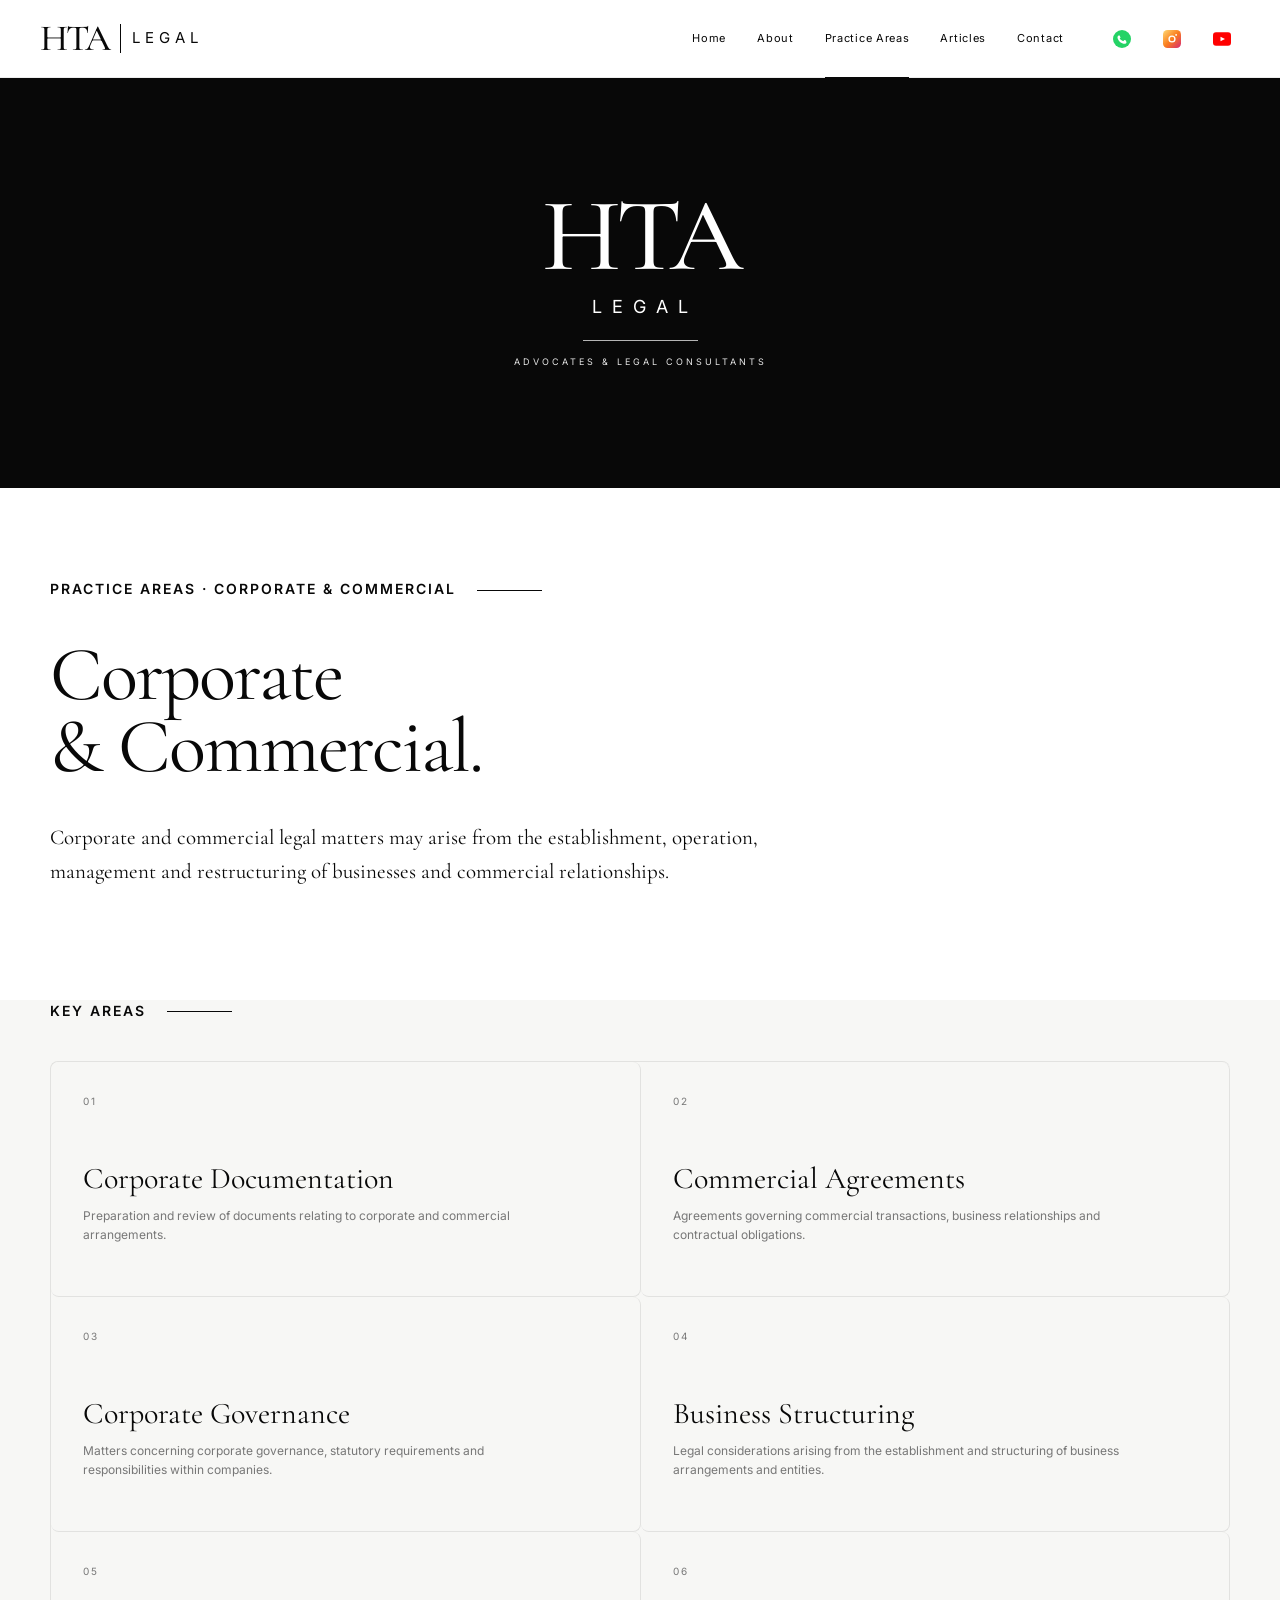
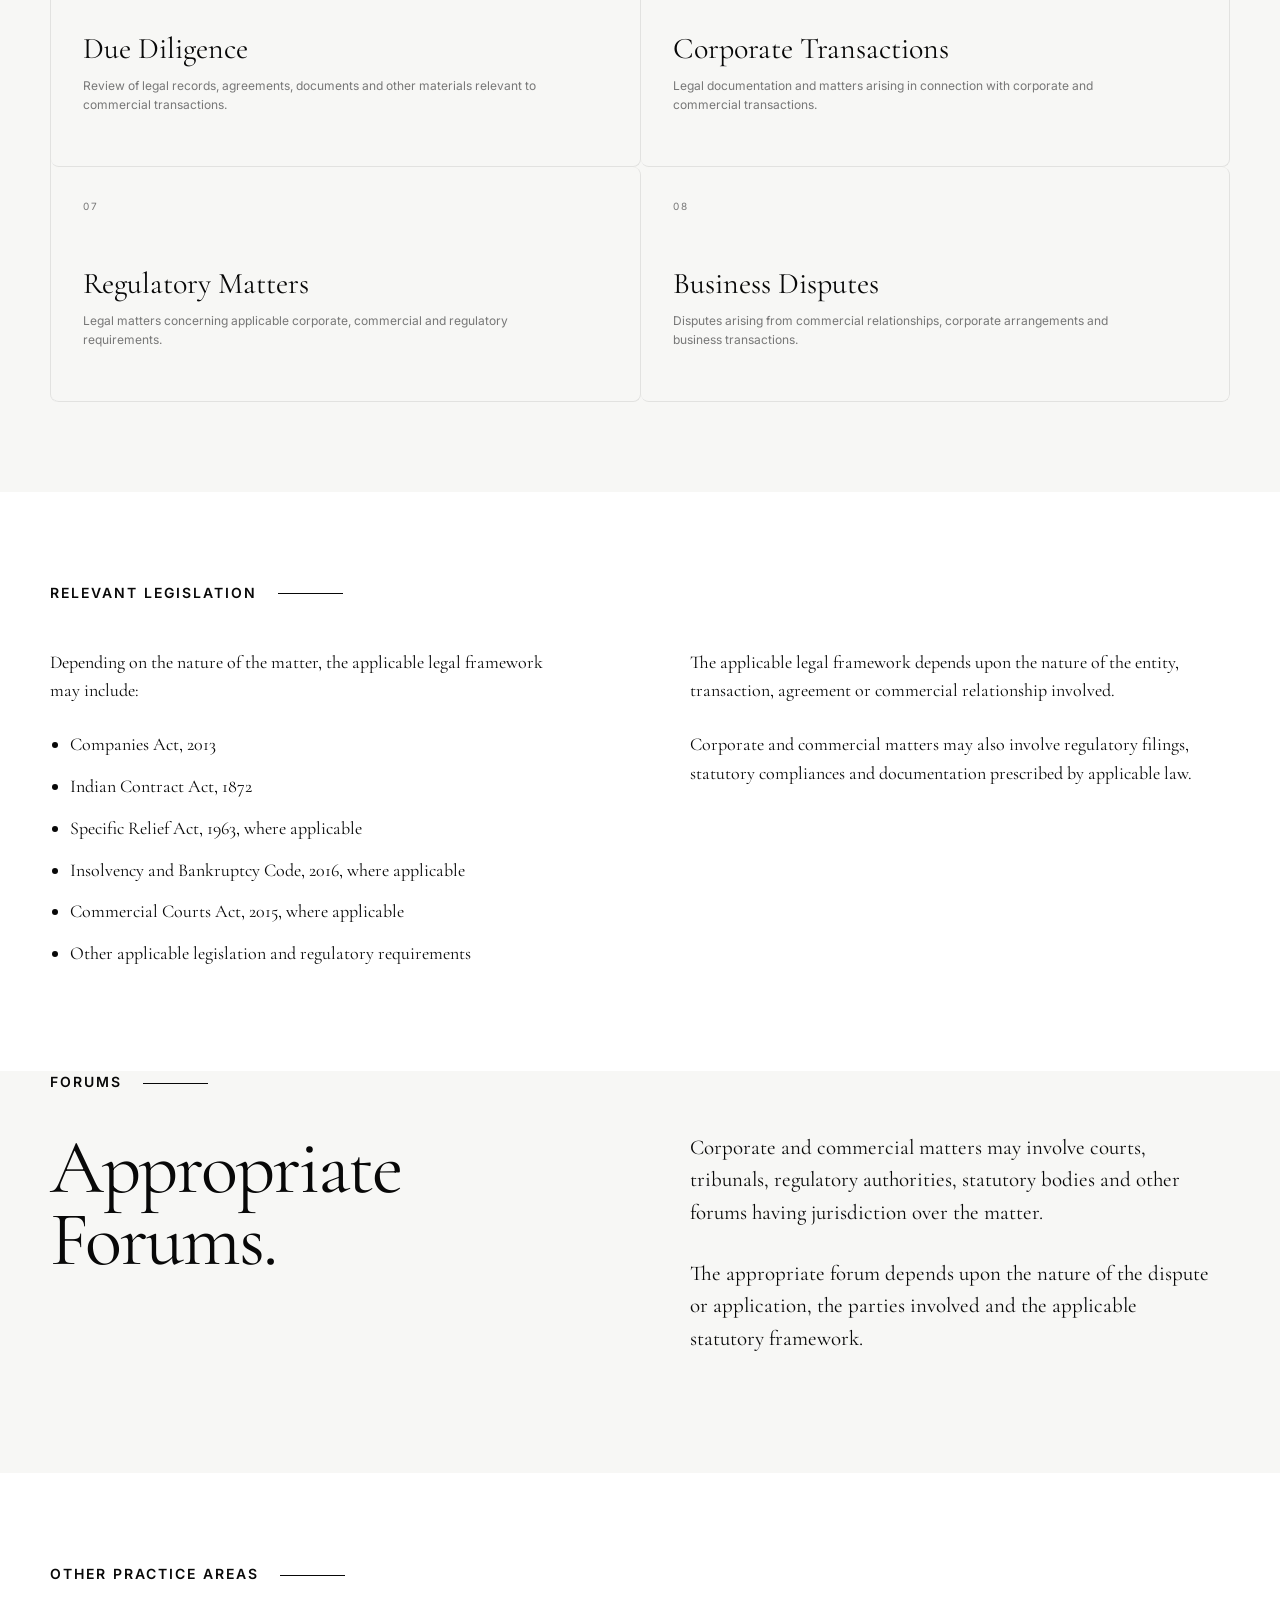
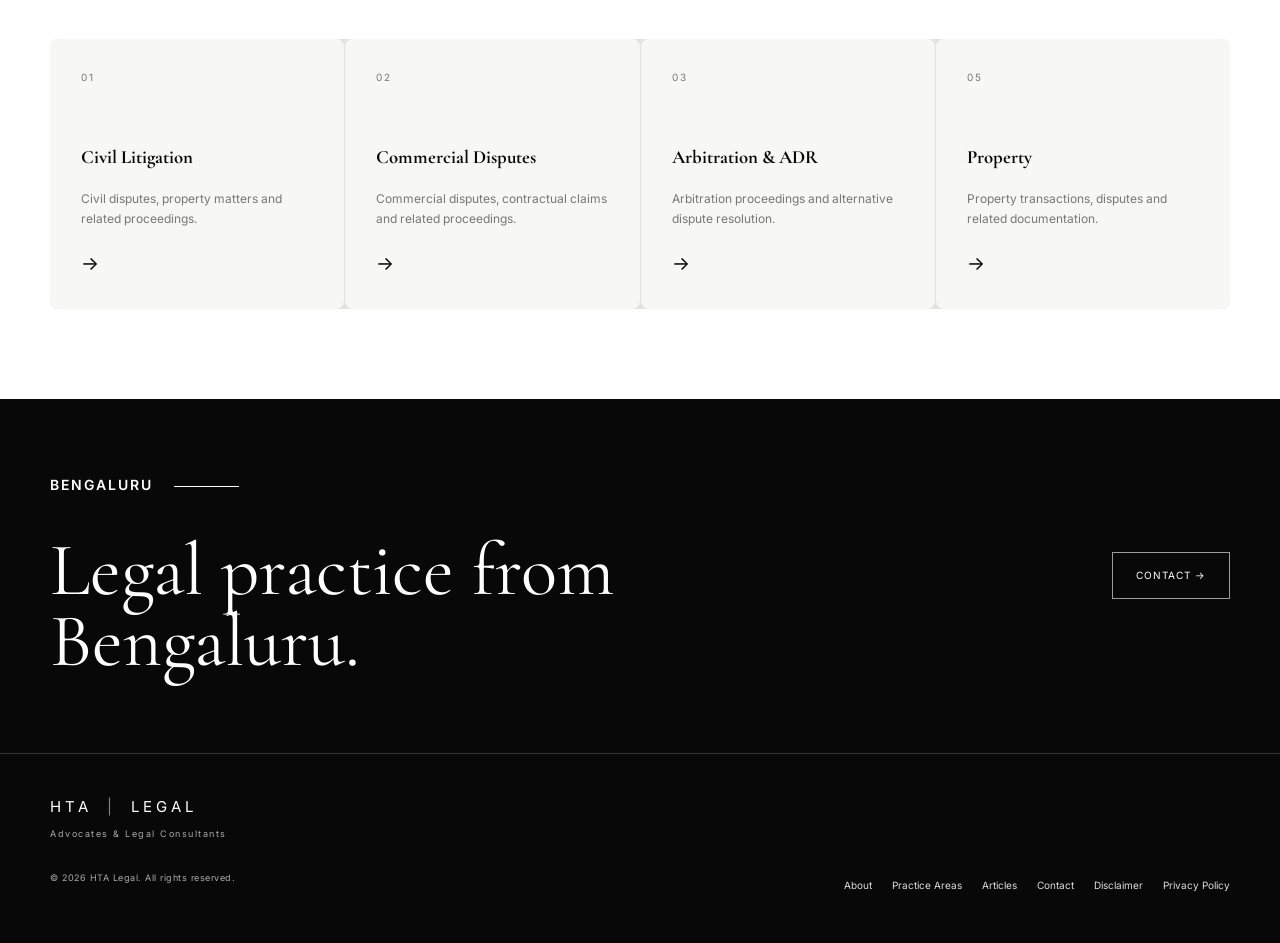
<file: corporate.html>
<!DOCTYPE html>

<html lang="en">

<head>

    <meta charset="UTF-8">

    <meta
        name="viewport"
        content="width=device-width, initial-scale=1.0"
    >

    <title>Corporate & Commercial | HTA Legal</title>

    <meta
        name="description"
        content="Corporate & Commercial — HTA Legal, Bengaluru."
    >

    <link rel="preconnect" href="https://fonts.googleapis.com">
    <link rel="preconnect" href="https://fonts.gstatic.com" crossorigin>

    <link
        href="https://fonts.googleapis.com/css2?family=Cormorant+Garamond:wght@400;500&family=Inter:wght@400;500;600&display=swap"
        rel="stylesheet"
    >

    <link rel="stylesheet" href="styles.css">

</head>


<body>


<!-- =====================================================
     HEADER
===================================================== -->

<header class="site-header">

    <div class="header-container">

        <a href="index.html" class="brand">

            <span class="brand-hta">
                HTA
            </span>

            <span class="brand-divider"></span>

            <span class="brand-legal">
                LEGAL
            </span>

        </a>


        <nav class="main-nav">

            <a href="index.html">
                Home
            </a>

            <a href="about.html">
                About
            </a>

            <a href="practice.html" class="active">
                Practice Areas
            </a>

            <a href="articles.html">
                Articles
            </a>

            <a href="contact.html">
                Contact
            </a>

        </nav>


        <div class="header-social">

            <a href="https://wa.me/917795363440" target="_blank" rel="noopener" class="social-link" aria-label="WhatsApp">
                <svg width="18" height="18" viewBox="0 0 24 24" xmlns="http://www.w3.org/2000/svg">
                    <circle cx="12" cy="12" r="12" fill="#25D366"/>
                    <path d="M17.472 14.382c-.297-.149-1.758-.867-2.03-.967-.273-.099-.472-.149-.672.15-.198.297-.767.966-.94 1.164-.173.198-.347.223-.644.074-1.758-.867-2.905-1.533-4.077-3.106-.309-.392.309-.366.89-1.205.098-.198.049-.372-.025-.52-.074-.149-.672-1.612-.922-2.206-.244-.579-.492-.5-.672-.51l-.573-.012c-.198 0-.52.074-.793.372s-1.04 1.016-1.04 2.479 1.064 2.876 1.212 3.074c.149.198 2.095 3.2 5.077 4.487.709.306 1.262.489 1.694.626.712.226 1.362.194 1.876.118.572-.085 1.758-.719 2.006-1.413.248-.697.248-1.295.173-1.413-.074-.118-.273-.198-.57-.347z" fill="#fff"/>
                </svg>
            </a>

            <a href="#" class="social-link" aria-label="Instagram">
                <svg width="18" height="18" viewBox="0 0 24 24" xmlns="http://www.w3.org/2000/svg">
                    <defs>
                        <linearGradient id="igGrad" x1="0" y1="0" x2="1" y2="1">
                            <stop offset="0" stop-color="#feda75"/>
                            <stop offset="0.5" stop-color="#fa7e1e"/>
                            <stop offset="1" stop-color="#d62976"/>
                        </linearGradient>
                    </defs>
                    <rect width="24" height="24" rx="6" fill="url(#igGrad)"/>
                    <path d="M12 7.2A4.8 4.8 0 1 0 12 16.8 4.8 4.8 0 1 0 12 7.2zm0 7.8a3 3 0 1 1 0-6 3 3 0 0 1 0 6z" fill="#fff"/>
                    <circle cx="17.5" cy="6.5" r="1.2" fill="#fff"/>
                </svg>
            </a>

            <a href="#" class="social-link" aria-label="YouTube">
                <svg width="18" height="18" viewBox="0 0 24 24" xmlns="http://www.w3.org/2000/svg">
                    <rect x="0" y="3" width="24" height="18" rx="4" fill="#FF0000"/>
                    <path d="M10 9l6 3-6 3V9z" fill="#fff"/>
                </svg>
            </a>

        </div>

    </div>

</header>



<!-- =====================================================
     BLACK BRAND PANEL
===================================================== -->

<section class="hero">

    <div class="hero-brand">

        <div class="hero-hta">
            HTA
        </div>

        <div class="hero-legal">
            LEGAL
        </div>

        <div class="hero-line"></div>

        <div class="hero-subtitle">
            ADVOCATES &amp; LEGAL CONSULTANTS
        </div>

    </div>

</section>



<main>


<!-- =====================================================
     PAGE INTRODUCTION
===================================================== -->

<section class="section">

    <div class="container">

        <div class="section-label">
            PRACTICE AREAS · CORPORATE &amp; COMMERCIAL
        </div>


        <h1 class="large-heading">
            Corporate<br>
            &amp; Commercial.
        </h1>


        <p
            style="
                max-width: 760px;
                margin-top: 38px;
                font-size: 21px;
                line-height: 1.6;
            "
        >
            Corporate and commercial legal matters may arise from
            the establishment, operation, management and restructuring
            of businesses and commercial relationships.
        </p>

    </div>

</section>





<!-- =====================================================
     KEY AREAS
===================================================== -->

<section
    class="section"
    style="
        padding-top: 0;
        background: #f7f7f5;
    "
>

    <div class="container">


        <div class="section-label">
            KEY AREAS
        </div>


        <div class="civil-areas-grid">

            <div class="civil-area">

                <span>01</span>

                <h2>
                    Corporate Documentation
                </h2>

                <p>
                    Preparation and review of documents relating to
                    corporate and commercial arrangements.
                </p>

            </div>


            <div class="civil-area">

                <span>02</span>

                <h2>
                    Commercial Agreements
                </h2>

                <p>
                    Agreements governing commercial transactions,
                    business relationships and contractual obligations.
                </p>

            </div>


            <div class="civil-area">

                <span>03</span>

                <h2>
                    Corporate Governance
                </h2>

                <p>
                    Matters concerning corporate governance, statutory
                    requirements and responsibilities within companies.
                </p>

            </div>


            <div class="civil-area">

                <span>04</span>

                <h2>
                    Business Structuring
                </h2>

                <p>
                    Legal considerations arising from the establishment
                    and structuring of business arrangements and entities.
                </p>

            </div>


            <div class="civil-area">

                <span>05</span>

                <h2>
                    Due Diligence
                </h2>

                <p>
                    Review of legal records, agreements, documents and
                    other materials relevant to commercial transactions.
                </p>

            </div>


            <div class="civil-area">

                <span>06</span>

                <h2>
                    Corporate Transactions
                </h2>

                <p>
                    Legal documentation and matters arising in connection
                    with corporate and commercial transactions.
                </p>

            </div>


            <div class="civil-area">

                <span>07</span>

                <h2>
                    Regulatory Matters
                </h2>

                <p>
                    Legal matters concerning applicable corporate,
                    commercial and regulatory requirements.
                </p>

            </div>


            <div class="civil-area">

                <span>08</span>

                <h2>
                    Business Disputes
                </h2>

                <p>
                    Disputes arising from commercial relationships,
                    corporate arrangements and business transactions.
                </p>

            </div>

        </div>


    </div>

</section>



<!-- =====================================================
     LEGISLATION
===================================================== -->

<section class="section">

    <div class="container">


        <div class="section-label">
            RELEVANT LEGISLATION
        </div>

        <div class="legislation-layout">

            <div class="legislation-text">

                <p>
                    Depending on the nature of the matter, the applicable
                    legal framework may include:
                </p>

                <ul>

                    <li>
                        Companies Act, 2013
                    </li>

                    <li>
                        Indian Contract Act, 1872
                    </li>

                    <li>
                        Specific Relief Act, 1963, where applicable
                    </li>

                    <li>
                        Insolvency and Bankruptcy Code, 2016, where applicable
                    </li>

                    <li>
                        Commercial Courts Act, 2015, where applicable
                    </li>

                    <li>
                        Other applicable legislation and regulatory requirements
                    </li>

                </ul>

            </div>


            <div class="legislation-text">

                <p>
                    The applicable legal framework depends upon the nature
                    of the entity, transaction, agreement or commercial
                    relationship involved.
                </p>

                <p>
                    Corporate and commercial matters may also involve
                    regulatory filings, statutory compliances and
                    documentation prescribed by applicable law.
                </p>

            </div>

        </div>


    </div>

</section>



<!-- =====================================================
     FORUMS
===================================================== -->

<section
    class="section"
    style="
        padding-top: 0;
        background: #f7f7f5;
    "
>

    <div class="container">


        <div class="section-label">
            FORUMS
        </div>

        <div class="about-layout">

            <div>

                <h2 class="large-heading small-heading">
                    Appropriate<br>
                    Forums.
                </h2>

            </div>

            <div class="about-text">

                <p>
                    Corporate and commercial matters may involve courts,
                    tribunals, regulatory authorities, statutory bodies
                    and other forums having jurisdiction over the matter.
                </p>

                <p>
                    The appropriate forum depends upon the nature of the
                    dispute or application, the parties involved and the
                    applicable statutory framework.
                </p>

            </div>

        </div>


    </div>

</section>



<!-- =====================================================
     OTHER PRACTICE AREAS
===================================================== -->

<section class="section">

    <div class="container">


        <div class="section-label">
            OTHER PRACTICE AREAS
        </div>


        <div class="practice-grid">


            <a href="civil-litigation.html" class="practice-card">

                <div class="practice-number">
                    01
                </div>

                <h3>
                    Civil Litigation
                </h3>

                <p>
                    Civil disputes, property matters and related proceedings.
                </p>

                <span class="card-arrow">
                    →
                </span>

            </a>


            <a href="commercial-disputes.html" class="practice-card">

                <div class="practice-number">
                    02
                </div>

                <h3>
                    Commercial Disputes
                </h3>

                <p>
                    Commercial disputes, contractual claims and related proceedings.
                </p>

                <span class="card-arrow">
                    →
                </span>

            </a>


            <a href="arbitration.html" class="practice-card">

                <div class="practice-number">
                    03
                </div>

                <h3>
                    Arbitration &amp; ADR
                </h3>

                <p>
                    Arbitration proceedings and alternative dispute resolution.
                </p>

                <span class="card-arrow">
                    →
                </span>

            </a>


            <a href="property.html" class="practice-card">

                <div class="practice-number">
                    05
                </div>

                <h3>
                    Property
                </h3>

                <p>
                    Property transactions, disputes and related documentation.
                </p>

                <span class="card-arrow">
                    →
                </span>

            </a>


        </div>


    </div>

</section>


</main>





<!-- =====================================================
     CONTACT FOOTER
===================================================== -->

<section class="contact-section">

    <div class="container contact-layout">

        <div>

            <div class="section-label light">
                BENGALURU
            </div>

            <h2>
                Legal practice from<br>
                Bengaluru.
            </h2>

        </div>

        <a href="contact.html" class="light-button">
            CONTACT →
        </a>

    </div>

</section>



<!-- =====================================================
     FOOTER
===================================================== -->

<footer class="site-footer">

    <div class="container footer-layout">

        <div>

            <div class="footer-brand">
                HTA <span>|</span> LEGAL
            </div>

            <p>
                Advocates &amp; Legal Consultants
            </p>

            <p class="copyright">
                © 2026 HTA Legal. All rights reserved.
            </p>

        </div>

        <div class="footer-links">

            <a href="about.html">
                About
            </a>

            <a href="practice.html">
                Practice Areas
            </a>

            <a href="articles.html">
                Articles
            </a>

            <a href="contact.html">
                Contact
            </a>

            <a href="disclaimer.html">
                Disclaimer
            </a>

            <a href="privacy.html">
                Privacy Policy
            </a>

        </div>

    </div>

</footer>


</body>

</html>
</file>
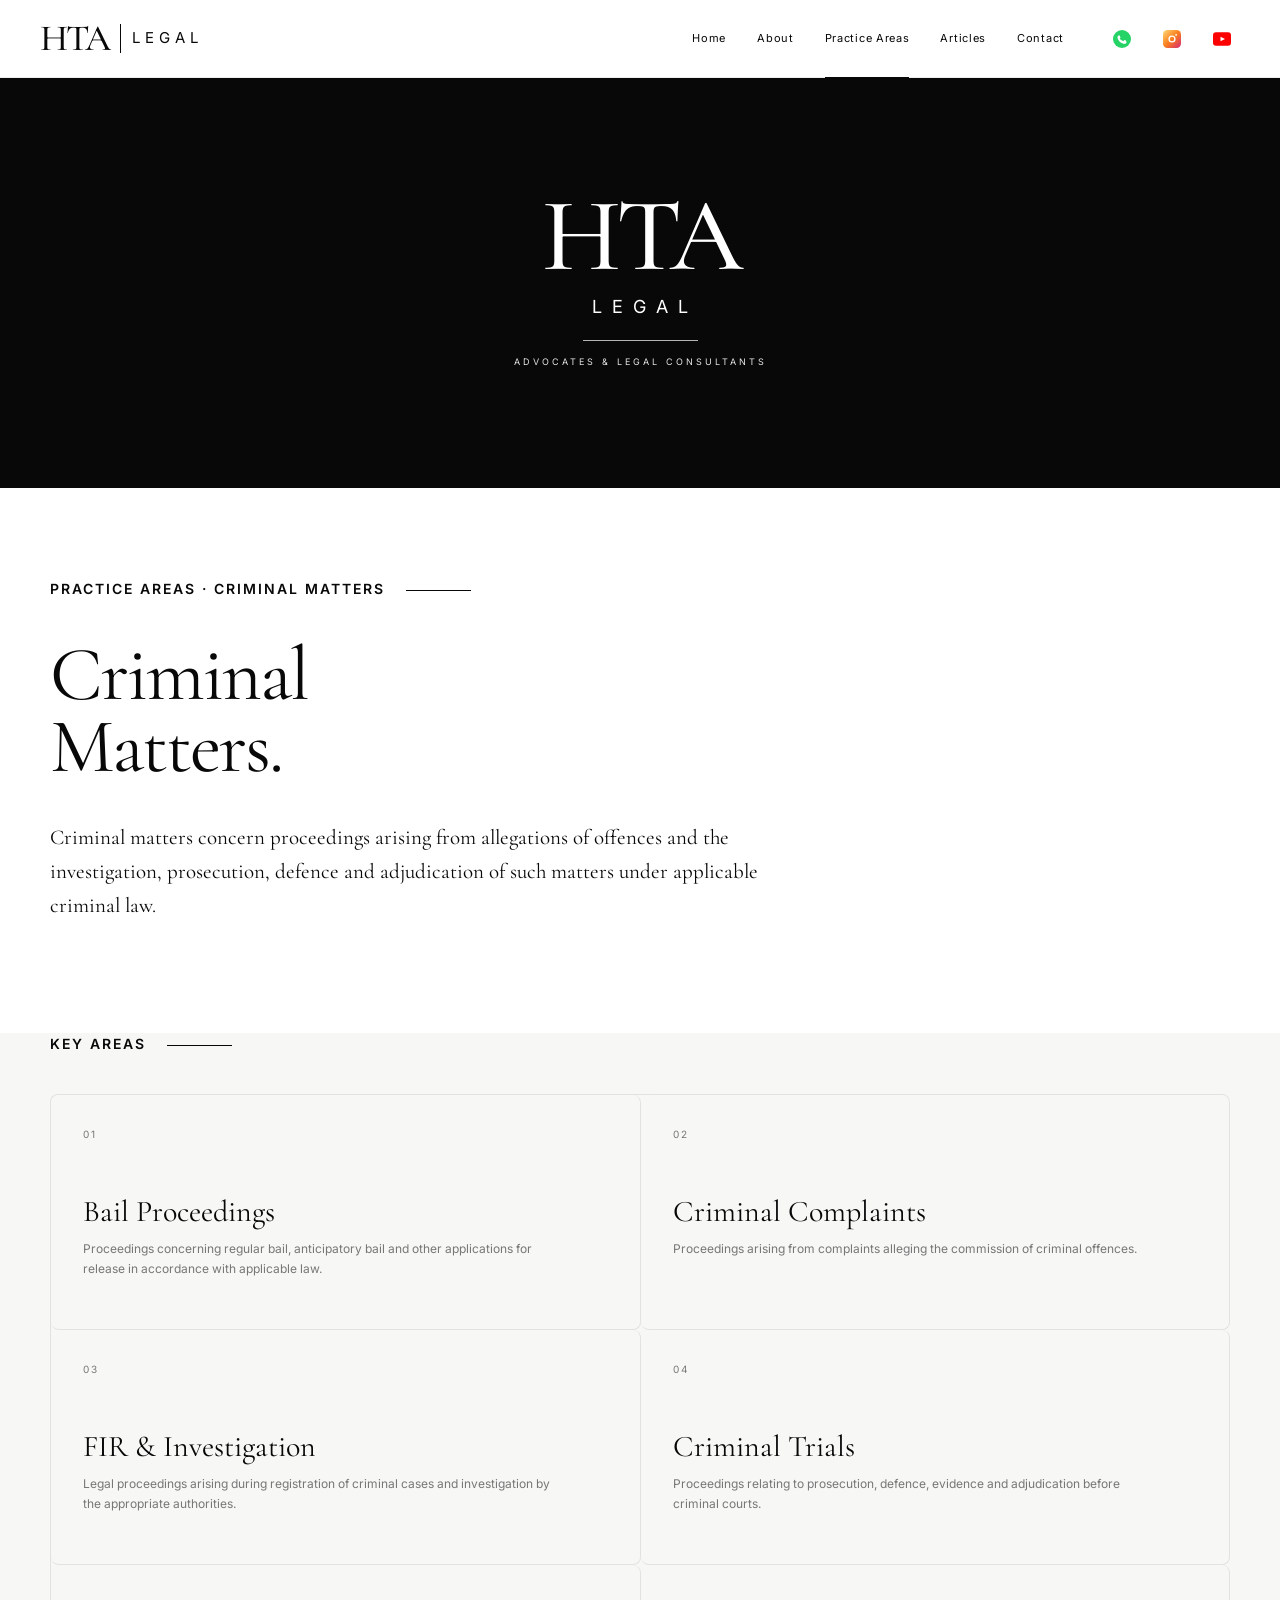
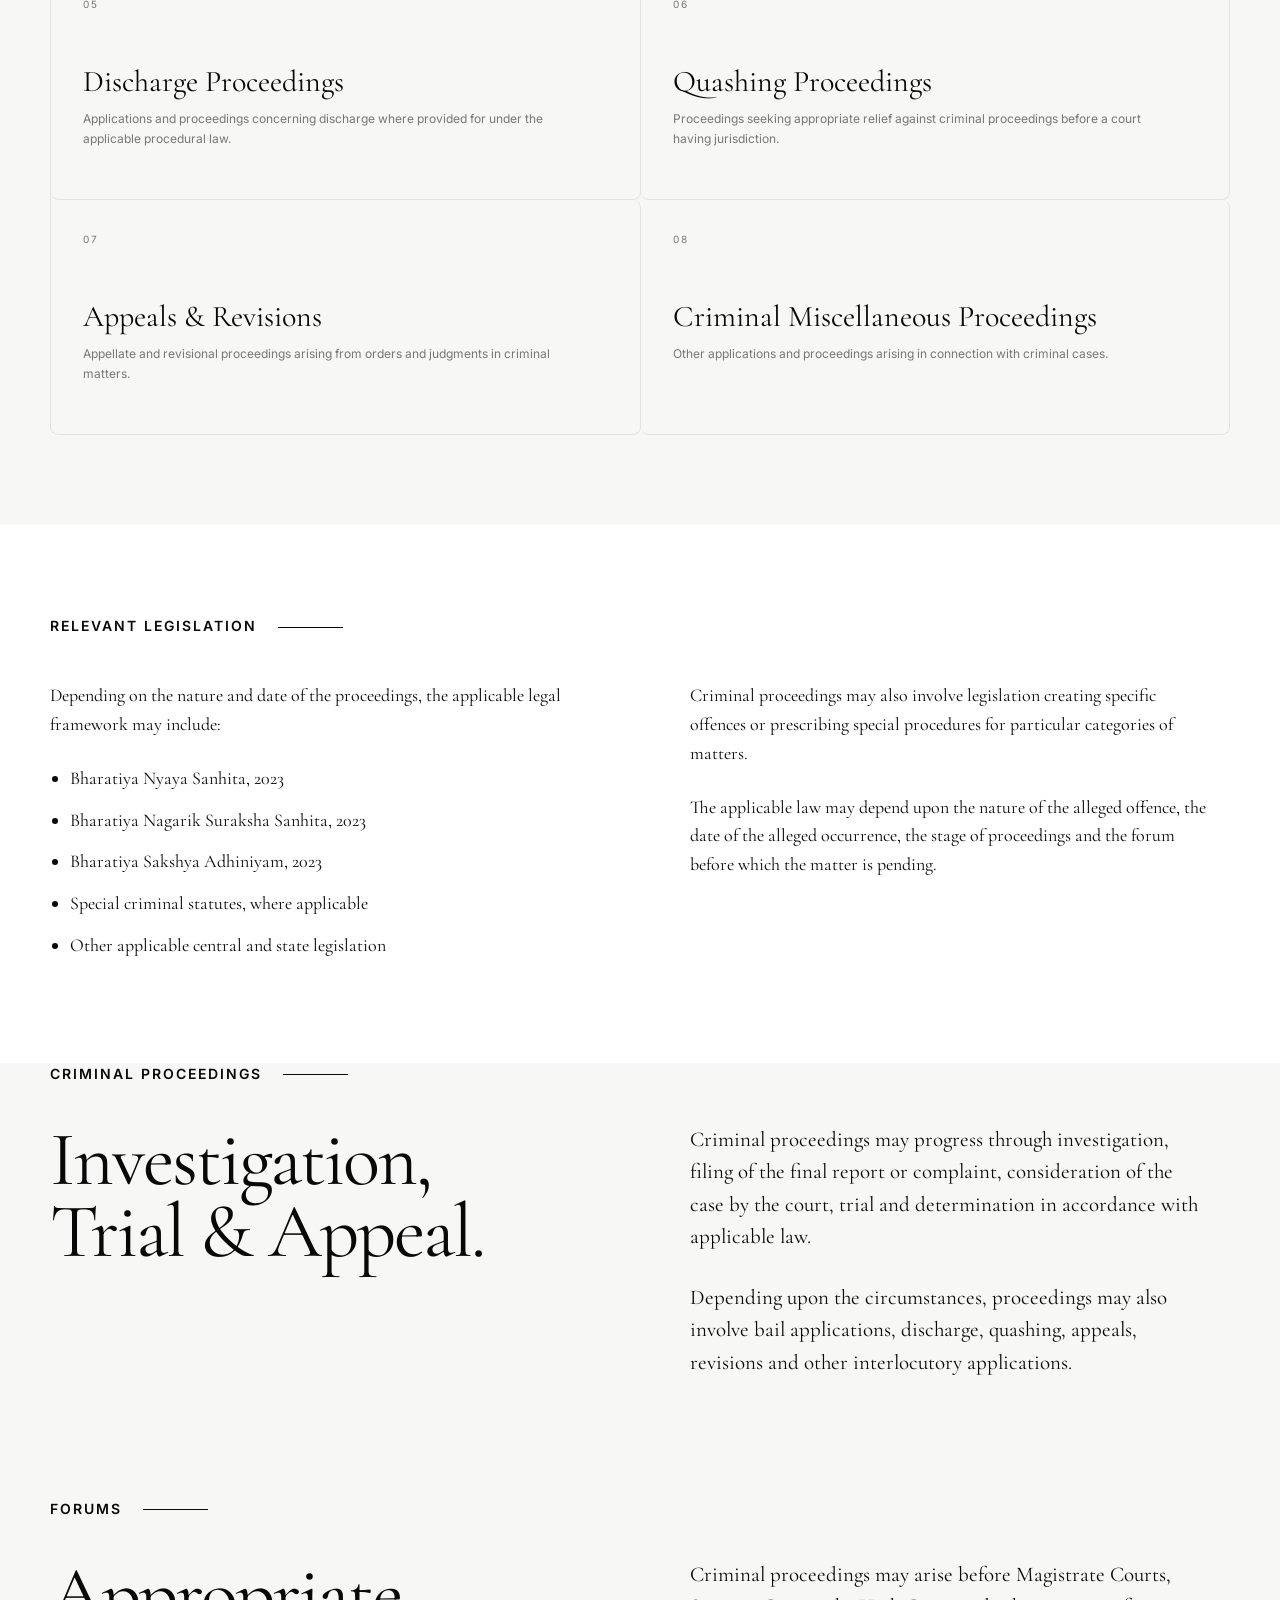
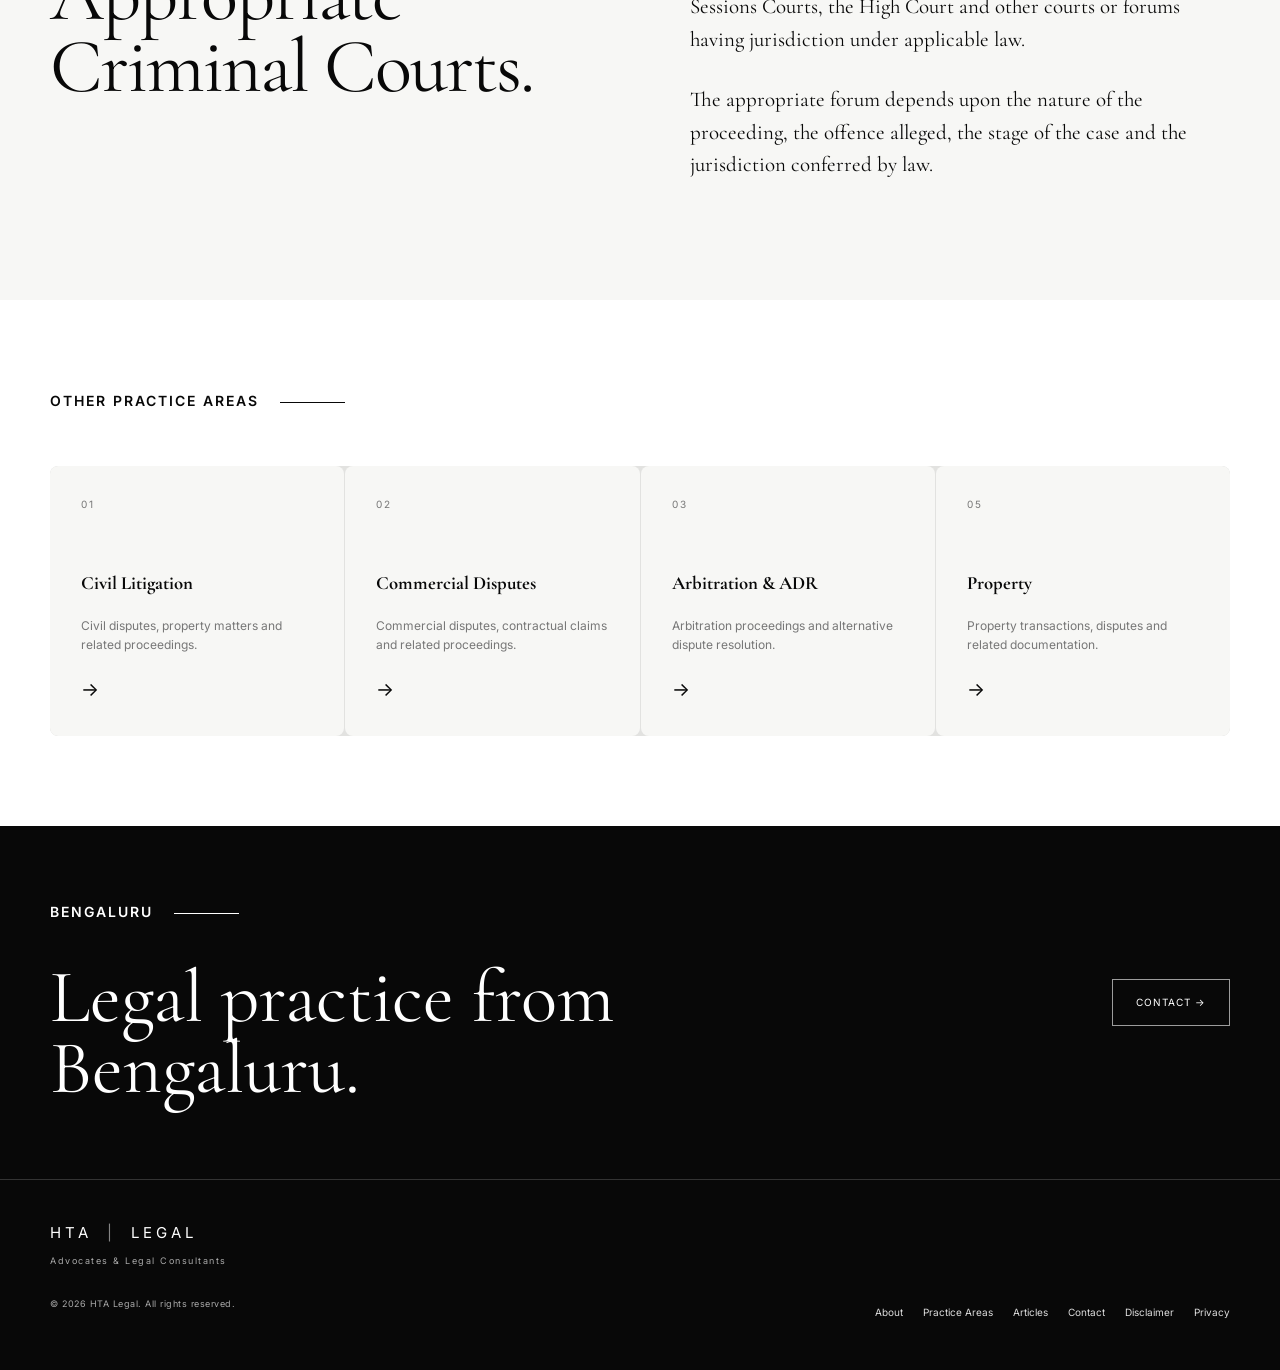
<file: criminal.html>
<!DOCTYPE html>
<html lang="en">

<head>
    <meta charset="UTF-8">

    <meta
        name="viewport"
        content="width=device-width, initial-scale=1.0"
    >

    <title>Criminal Matters | HTA Legal</title>

    <meta
        name="description"
        content="Criminal Matters — HTA Legal, Bengaluru."
    >

    <link rel="preconnect" href="https://fonts.googleapis.com">
    <link rel="preconnect" href="https://fonts.gstatic.com" crossorigin>

    <link
        href="https://fonts.googleapis.com/css2?family=Cormorant+Garamond:wght@400;500&family=Inter:wght@400;500;600&display=swap"
        rel="stylesheet"
    >

    <link rel="stylesheet" href="styles.css">
</head>

<body>

    <!-- =====================================================
         HEADER
    ====================================================== -->

    <header class="site-header">

    <div class="header-container">

        <a href="index.html" class="brand">

            <span class="brand-hta">
                HTA
            </span>

            <span class="brand-divider"></span>

            <span class="brand-legal">
                LEGAL
            </span>

        </a>


        <nav class="main-nav">

            <a href="index.html">
                Home
            </a>

            <a href="about.html">
                About
            </a>

            <a href="practice.html" class="active">
                Practice Areas
            </a>

            <a href="articles.html">
                Articles
            </a>

            <a href="contact.html">
                Contact
            </a>

        </nav>


        <div class="header-social">

            <a href="https://wa.me/917795363440" target="_blank" rel="noopener" class="social-link" aria-label="WhatsApp">
                <svg width="18" height="18" viewBox="0 0 24 24" xmlns="http://www.w3.org/2000/svg">
                    <circle cx="12" cy="12" r="12" fill="#25D366"/>
                    <path d="M17.472 14.382c-.297-.149-1.758-.867-2.03-.967-.273-.099-.472-.149-.672.15-.198.297-.767.966-.94 1.164-.173.198-.347.223-.644.074-1.758-.867-2.905-1.533-4.077-3.106-.309-.392.309-.366.89-1.205.098-.198.049-.372-.025-.52-.074-.149-.672-1.612-.922-2.206-.244-.579-.492-.5-.672-.51l-.573-.012c-.198 0-.52.074-.793.372s-1.04 1.016-1.04 2.479 1.064 2.876 1.212 3.074c.149.198 2.095 3.2 5.077 4.487.709.306 1.262.489 1.694.626.712.226 1.362.194 1.876.118.572-.085 1.758-.719 2.006-1.413.248-.697.248-1.295.173-1.413-.074-.118-.273-.198-.57-.347z" fill="#fff"/>
                </svg>
            </a>

            <a href="#" class="social-link" aria-label="Instagram">
                <svg width="18" height="18" viewBox="0 0 24 24" xmlns="http://www.w3.org/2000/svg">
                    <defs>
                        <linearGradient id="igGrad" x1="0" y1="0" x2="1" y2="1">
                            <stop offset="0" stop-color="#feda75"/>
                            <stop offset="0.5" stop-color="#fa7e1e"/>
                            <stop offset="1" stop-color="#d62976"/>
                        </linearGradient>
                    </defs>
                    <rect width="24" height="24" rx="6" fill="url(#igGrad)"/>
                    <path d="M12 7.2A4.8 4.8 0 1 0 12 16.8 4.8 4.8 0 1 0 12 7.2zm0 7.8a3 3 0 1 1 0-6 3 3 0 0 1 0 6z" fill="#fff"/>
                    <circle cx="17.5" cy="6.5" r="1.2" fill="#fff"/>
                </svg>
            </a>

            <a href="#" class="social-link" aria-label="YouTube">
                <svg width="18" height="18" viewBox="0 0 24 24" xmlns="http://www.w3.org/2000/svg">
                    <rect x="0" y="3" width="24" height="18" rx="4" fill="#FF0000"/>
                    <path d="M10 9l6 3-6 3V9z" fill="#fff"/>
                </svg>
            </a>

        </div>

    </div>

    </header>


    <!-- =====================================================
         HERO
    ====================================================== -->

    <section class="hero">

    <div class="hero-brand">

        <div class="hero-hta">
            HTA
        </div>

        <div class="hero-legal">
            LEGAL
        </div>

        <div class="hero-line"></div>

        <div class="hero-subtitle">
            ADVOCATES &amp; LEGAL CONSULTANTS
        </div>

    </div>

    </section>


    <!-- =====================================================
         INTRODUCTION
    ====================================================== -->

    <main>


    <section class="section">

        <div class="container">

            <div class="section-label">
                PRACTICE AREAS · CRIMINAL MATTERS
            </div>


            <h1 class="large-heading">
                Criminal<br>
                Matters.
            </h1>


            <p
                style="
                    max-width: 760px;
                    margin-top: 38px;
                    font-size: 21px;
                    line-height: 1.6;
                "
            >
                Criminal matters concern proceedings arising from
                allegations of offences and the investigation,
                prosecution, defence and adjudication of such matters
                under applicable criminal law.
            </p>

        </div>

    </section>


    <!-- =====================================================
         KEY AREAS
    ====================================================== -->

    <section
        class="section"
        style="
            padding-top: 0;
            background: #f7f7f5;
        "
    >

        <div class="container">


            <div class="section-label">
                KEY AREAS
            </div>


            <div class="civil-areas-grid">

            <div class="civil-area">

                <span>01</span>

                <h2>
                    Bail Proceedings
                </h2>

                <p>
                    Proceedings concerning regular bail, anticipatory
                    bail and other applications for release in accordance
                    with applicable law.
                </p>

            </div>


            <div class="civil-area">

                <span>02</span>

                <h2>
                    Criminal Complaints
                </h2>

                <p>
                    Proceedings arising from complaints alleging the
                    commission of criminal offences.
                </p>

            </div>


            <div class="civil-area">

                <span>03</span>

                <h2>
                    FIR &amp; Investigation
                </h2>

                <p>
                    Legal proceedings arising during registration of
                    criminal cases and investigation by the appropriate
                    authorities.
                </p>

            </div>


            <div class="civil-area">

                <span>04</span>

                <h2>
                    Criminal Trials
                </h2>

                <p>
                    Proceedings relating to prosecution, defence, evidence
                    and adjudication before criminal courts.
                </p>

            </div>


            <div class="civil-area">

                <span>05</span>

                <h2>
                    Discharge Proceedings
                </h2>

                <p>
                    Applications and proceedings concerning discharge
                    where provided for under the applicable procedural law.
                </p>

            </div>


            <div class="civil-area">

                <span>06</span>

                <h2>
                    Quashing Proceedings
                </h2>

                <p>
                    Proceedings seeking appropriate relief against criminal
                    proceedings before a court having jurisdiction.
                </p>

            </div>


            <div class="civil-area">

                <span>07</span>

                <h2>
                    Appeals &amp; Revisions
                </h2>

                <p>
                    Appellate and revisional proceedings arising from
                    orders and judgments in criminal matters.
                </p>

            </div>


            <div class="civil-area">

                <span>08</span>

                <h2>
                    Criminal Miscellaneous Proceedings
                </h2>

                <p>
                    Other applications and proceedings arising in
                    connection with criminal cases.
                </p>

            </div>

        </div>

    </section>


    <!-- =====================================================
         RELEVANT LEGISLATION
    ====================================================== -->

    <section class="section">

        <div class="container">

            <div class="section-label">
                RELEVANT LEGISLATION
            </div>

            <div class="legislation-layout">

            <div class="legislation-text">

                <p>
                    Depending on the nature and date of the proceedings,
                    the applicable legal framework may include:
                </p>

                <ul>

                    <li>
                        Bharatiya Nyaya Sanhita, 2023
                    </li>

                    <li>
                        Bharatiya Nagarik Suraksha Sanhita, 2023
                    </li>

                    <li>
                        Bharatiya Sakshya Adhiniyam, 2023
                    </li>

                    <li>
                        Special criminal statutes, where applicable
                    </li>

                    <li>
                        Other applicable central and state legislation
                    </li>

                </ul>

            </div>


            <div class="legislation-text">

                <p>
                    Criminal proceedings may also involve legislation
                    creating specific offences or prescribing special
                    procedures for particular categories of matters.
                </p>

                <p>
                    The applicable law may depend upon the nature of the
                    alleged offence, the date of the alleged occurrence,
                    the stage of proceedings and the forum before which
                    the matter is pending.
                </p>

            </div>

        </div>

    </section>


    <!-- =====================================================
         CRIMINAL PROCEEDINGS
    ====================================================== -->

    <section
        class="section"
        style="
            padding-top: 0;
            background: #f7f7f5;
        "
    >

        <div class="container">

            <div class="section-label">
                CRIMINAL PROCEEDINGS
            </div>

            <div class="about-layout">

                <div>

                    <h2 class="large-heading small-heading">
                        Investigation,<br>
                        Trial &amp; Appeal.
                    </h2>

                </div>

                <div class="about-text">

                    <p>
                        Criminal proceedings may progress through investigation,
                        filing of the final report or complaint, consideration
                        of the case by the court, trial and determination in
                        accordance with applicable law.
                    </p>

                    <p>
                        Depending upon the circumstances, proceedings may also
                        involve bail applications, discharge, quashing,
                        appeals, revisions and other interlocutory applications.
                    </p>

                </div>

            </div>

        </div>

    </section>


    <!-- =====================================================
         FORUMS
    ====================================================== -->

    <section
        class="section"
        style="
            padding-top: 0;
            background: #f7f7f5;
        "
    >

        <div class="container">

            <div class="section-label">
                FORUMS
            </div>

            <div class="about-layout">

                <div>

                    <h2 class="large-heading small-heading">
                        Appropriate<br>
                        Criminal Courts.
                    </h2>

                </div>

                <div class="about-text">

                    <p>
                        Criminal proceedings may arise before Magistrate Courts,
                        Sessions Courts, the High Court and other courts or
                        forums having jurisdiction under applicable law.
                    </p>

                    <p>
                        The appropriate forum depends upon the nature of the
                        proceeding, the offence alleged, the stage of the case
                        and the jurisdiction conferred by law.
                    </p>

                </div>

            </div>

        </div>

    </section>


    <!-- =====================================================
         OTHER PRACTICE AREAS
    ====================================================== -->

    <section class="section">

        <div class="container">

            <div class="section-label">
                OTHER PRACTICE AREAS
            </div>

            <div class="practice-grid">

                <a href="civil-litigation.html" class="practice-card">

                    <div class="practice-number">
                        01
                    </div>

                    <h3>
                        Civil Litigation
                    </h3>

                    <p>
                        Civil disputes, property matters and related proceedings.
                    </p>

                    <span class="card-arrow">
                        →
                    </span>

                </a>

                <a href="commercial-disputes.html" class="practice-card">

                    <div class="practice-number">
                        02
                    </div>

                    <h3>
                        Commercial Disputes
                    </h3>

                    <p>
                        Commercial disputes, contractual claims and related proceedings.
                    </p>

                    <span class="card-arrow">
                        →
                    </span>

                </a>

                <a href="arbitration.html" class="practice-card">

                    <div class="practice-number">
                        03
                    </div>

                    <h3>
                        Arbitration &amp; ADR
                    </h3>

                    <p>
                        Arbitration proceedings and alternative dispute resolution.
                    </p>

                    <span class="card-arrow">
                        →
                    </span>

                </a>

                <a href="property.html" class="practice-card">

                    <div class="practice-number">
                        05
                    </div>

                    <h3>
                        Property
                    </h3>

                    <p>
                        Property transactions, disputes and related documentation.
                    </p>

                    <span class="card-arrow">
                        →
                    </span>

                </a>

            </div>

        </div>

    </section>


    <!-- =====================================================
         CONTACT STRIP
    ====================================================== -->

    <section class="contact-section">

        <div class="container contact-layout">

            <div>

                <div class="section-label light">
                    BENGALURU
                </div>

                <h2>
                    Legal practice from<br>
                    Bengaluru.
                </h2>

            </div>

            <a href="contact.html" class="light-button">
                CONTACT →
            </a>

        </div>

    </section>


    <!-- =====================================================
         FOOTER
    ====================================================== -->

    <footer class="site-footer">

        <div class="container footer-layout">

            <div>

                <div class="footer-brand">
                    HTA <span>|</span> LEGAL
                </div>

                <p>
                    Advocates &amp; Legal Consultants
                </p>

                <p class="copyright">
                    © 2026 HTA Legal. All rights reserved.
                </p>

            </div>

            <div class="footer-links">

                <a href="about.html">About</a>
                <a href="practice.html">Practice Areas</a>
                <a href="articles.html">Articles</a>
                <a href="contact.html">Contact</a>
                <a href="disclaimer.html">Disclaimer</a>
                <a href="privacy.html">Privacy</a>

            </div>

        </div>

    </footer>

</body>
</html>
</file>
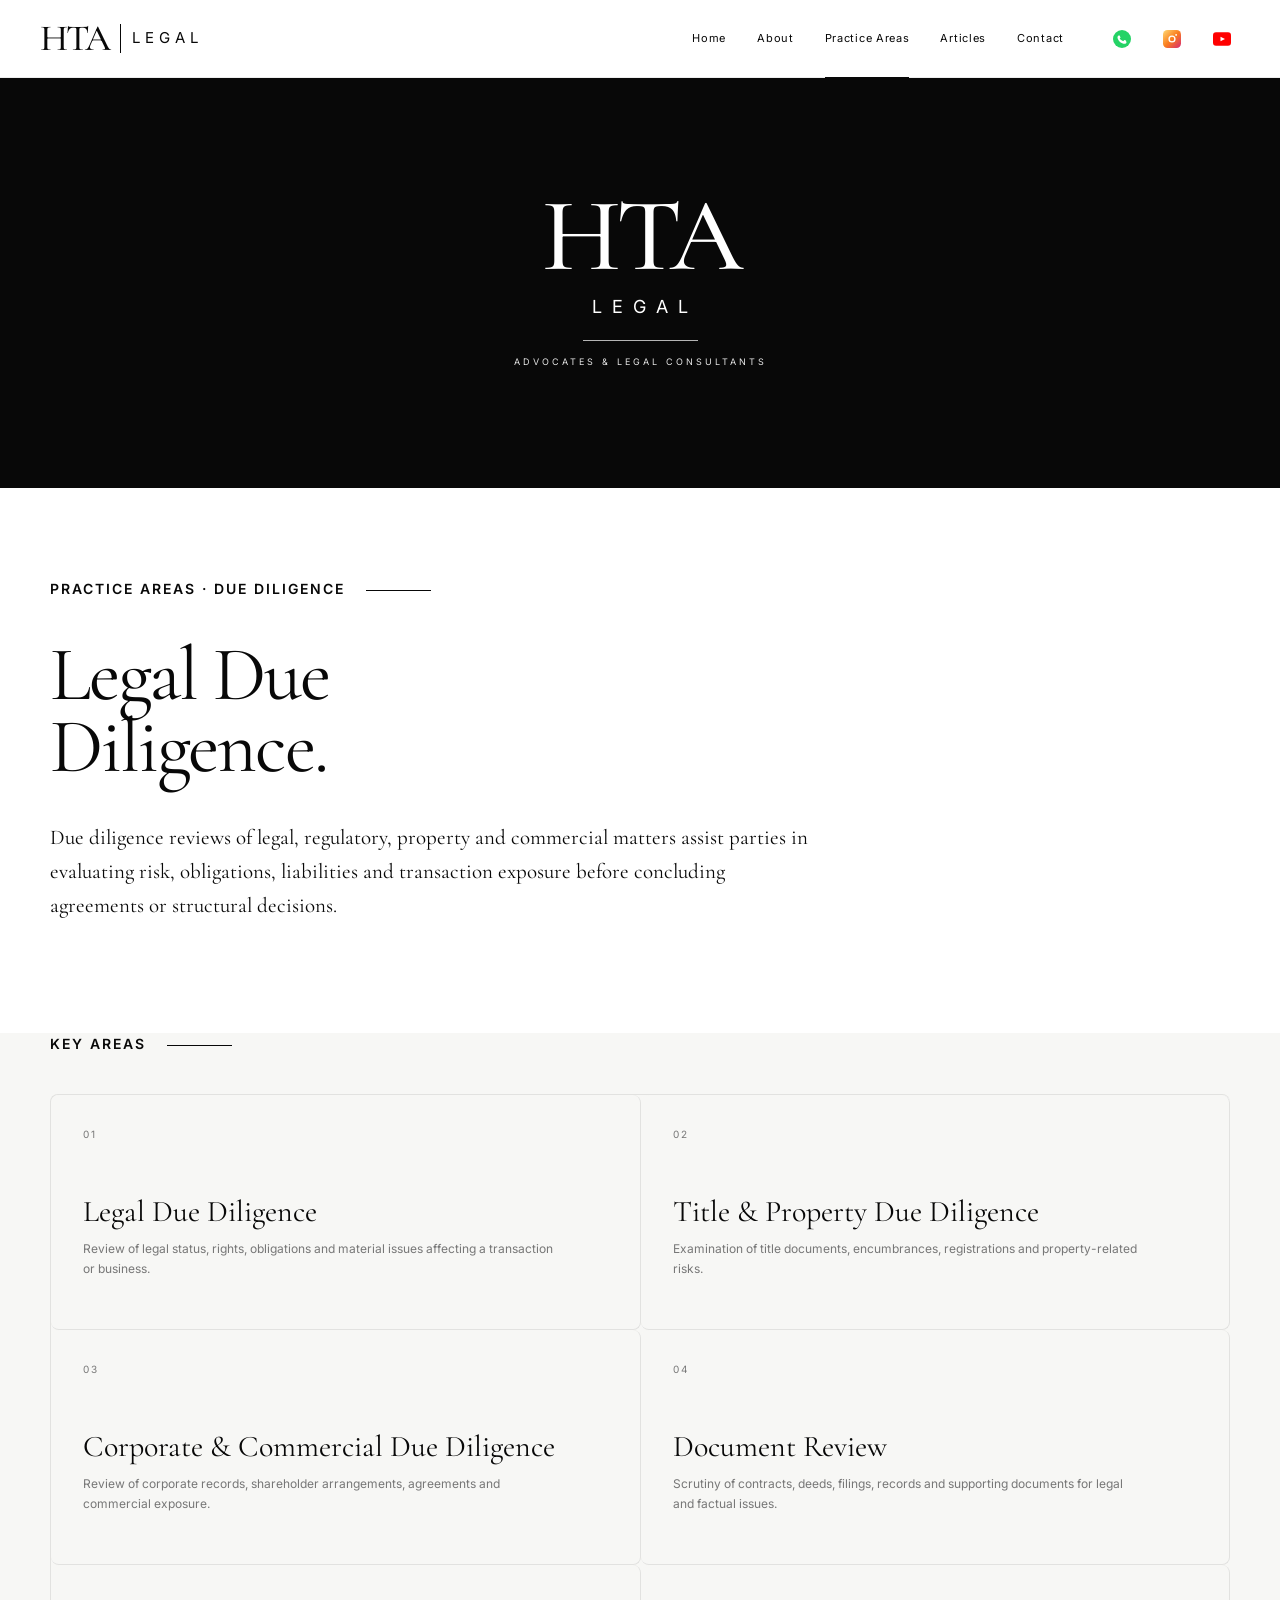
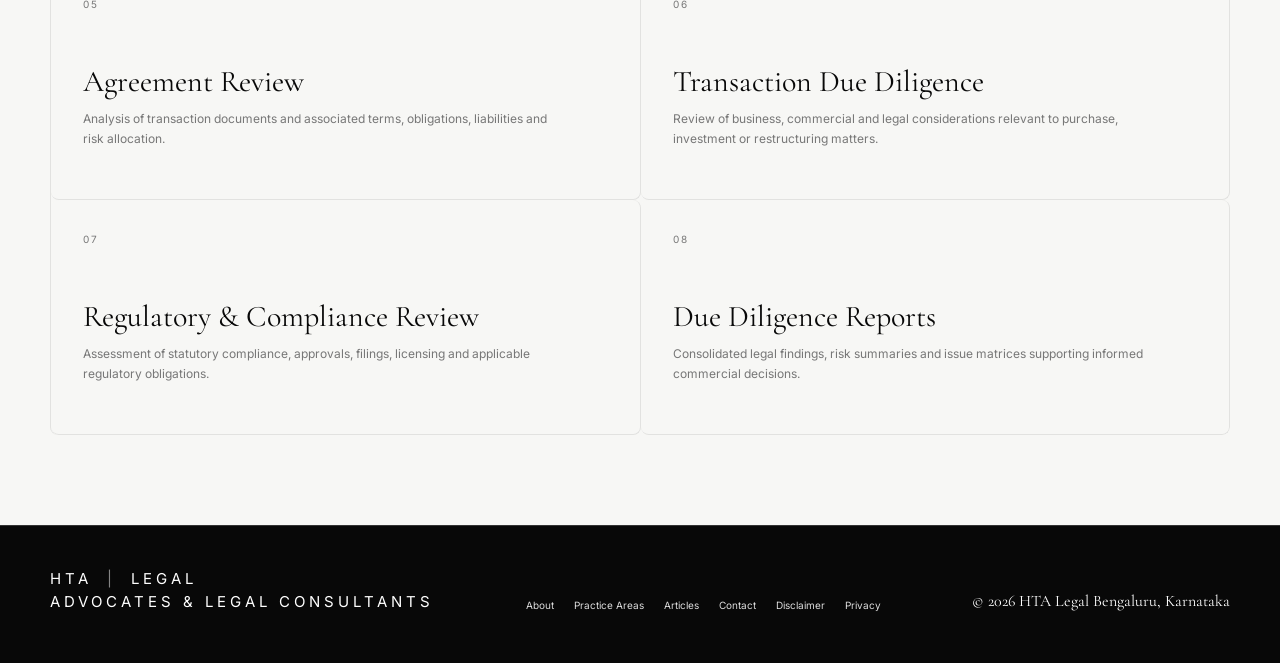
<file: due-diligence.html>
<!DOCTYPE html>

<html lang="en">

<head>

    <meta charset="UTF-8">

    <meta
        name="viewport"
        content="width=device-width, initial-scale=1.0"
    >

    <title>Due Diligence | HTA Legal</title>

    <meta
        name="description"
        content="Due Diligence — HTA Legal, Bengaluru."
    >

    <link rel="preconnect" href="https://fonts.googleapis.com">
    <link rel="preconnect" href="https://fonts.gstatic.com" crossorigin>

    <link
        href="https://fonts.googleapis.com/css2?family=Cormorant+Garamond:wght@400;500&family=Inter:wght@400;500;600&display=swap"
        rel="stylesheet"
    >

    <link rel="stylesheet" href="styles.css">

</head>


<body>


<!-- =====================================================
     HEADER
===================================================== -->

<header class="site-header">

    <div class="header-container">

        <a href="index.html" class="brand">

            <span class="brand-hta">
                HTA
            </span>

            <span class="brand-divider"></span>

            <span class="brand-legal">
                LEGAL
            </span>

        </a>


        <nav class="main-nav">

            <a href="index.html">
                Home
            </a>

            <a href="about.html">
                About
            </a>

            <a href="practice.html" class="active">
                Practice Areas
            </a>

            <a href="articles.html">
                Articles
            </a>

            <a href="contact.html">
                Contact
            </a>

        </nav>


        <div class="header-social">

            <a href="https://wa.me/917795363440" target="_blank" rel="noopener" class="social-link" aria-label="WhatsApp">
                <svg width="18" height="18" viewBox="0 0 24 24" xmlns="http://www.w3.org/2000/svg">
                    <circle cx="12" cy="12" r="12" fill="#25D366"/>
                    <path d="M17.472 14.382c-.297-.149-1.758-.867-2.03-.967-.273-.099-.472-.149-.672.15-.198.297-.767.966-.94 1.164-.173.198-.347.223-.644.074-1.758-.867-2.905-1.533-4.077-3.106-.309-.392.309-.366.89-1.205.098-.198.049-.372-.025-.52-.074-.149-.672-1.612-.922-2.206-.244-.579-.492-.5-.672-.51l-.573-.012c-.198 0-.52.074-.793.372s-1.04 1.016-1.04 2.479 1.064 2.876 1.212 3.074c.149.198 2.095 3.2 5.077 4.487.709.306 1.262.489 1.694.626.712.226 1.362.194 1.876.118.572-.085 1.758-.719 2.006-1.413.248-.697.248-1.295.173-1.413-.074-.118-.273-.198-.57-.347z" fill="#fff"/>
                </svg>
            </a>

            <a href="#" class="social-link" aria-label="Instagram">
                <svg width="18" height="18" viewBox="0 0 24 24" xmlns="http://www.w3.org/2000/svg">
                    <defs>
                        <linearGradient id="igGradDueDiligence" x1="0" y1="0" x2="1" y2="1">
                            <stop offset="0" stop-color="#feda75"/>
                            <stop offset="0.5" stop-color="#fa7e1e"/>
                            <stop offset="1" stop-color="#d62976"/>
                        </linearGradient>
                    </defs>
                    <rect width="24" height="24" rx="6" fill="url(#igGradDueDiligence)"/>
                    <path d="M12 7.2A4.8 4.8 0 1 0 12 16.8 4.8 4.8 0 1 0 12 7.2zm0 7.8a3 3 0 1 1 0-6 3 3 0 0 1 0 6z" fill="#fff"/>
                    <circle cx="17.5" cy="6.5" r="1.2" fill="#fff"/>
                </svg>
            </a>

            <a href="https://www.youtube.com/@Harshanth_Anand" class="social-link" aria-label="YouTube" target="_blank" rel="noopener">
                <svg width="18" height="18" viewBox="0 0 24 24" xmlns="http://www.w3.org/2000/svg">
                    <rect x="0" y="3" width="24" height="18" rx="4" fill="#FF0000"/>
                    <path d="M10 9l6 3-6 3V9z" fill="#fff"/>
                </svg>
            </a>

        </div>

    </div>

</header>


<!-- =====================================================
     BLACK BRAND PANEL
===================================================== -->

<section class="hero">

    <div class="hero-brand">

        <div class="hero-hta">
            HTA
        </div>

        <div class="hero-legal">
            LEGAL
        </div>

        <div class="hero-line"></div>

        <div class="hero-subtitle">
            ADVOCATES &amp; LEGAL CONSULTANTS
        </div>

    </div>

</section>


<main>


<!-- =====================================================
     PAGE INTRODUCTION
===================================================== -->

<section class="section">

    <div class="container">

        <div class="section-label">
            PRACTICE AREAS · DUE DILIGENCE
        </div>

        <h1 class="large-heading">
            Legal Due<br>
            Diligence.
        </h1>

        <p
            style="
                max-width: 760px;
                margin-top: 38px;
                font-size: 21px;
                line-height: 1.6;
            "
        >
            Due diligence reviews of legal, regulatory, property and
            commercial matters assist parties in evaluating risk,
            obligations, liabilities and transaction exposure before
            concluding agreements or structural decisions.
        </p>

    </div>

</section>


<!-- =====================================================
     KEY AREAS
===================================================== -->

<section
    class="section"
    style="
        padding-top: 0;
        background: #f7f7f5;
    "
>

    <div class="container">

        <div class="section-label">
            KEY AREAS
        </div>

        <div class="civil-areas-grid">

            <div class="civil-area">
                <span>01</span>
                <h2>Legal Due Diligence</h2>
                <p>
                    Review of legal status, rights, obligations and
                    material issues affecting a transaction or business.
                </p>
            </div>

            <div class="civil-area">
                <span>02</span>
                <h2>Title &amp; Property Due Diligence</h2>
                <p>
                    Examination of title documents, encumbrances,
                    registrations and property-related risks.
                </p>
            </div>

            <div class="civil-area">
                <span>03</span>
                <h2>Corporate &amp; Commercial Due Diligence</h2>
                <p>
                    Review of corporate records, shareholder arrangements,
                    agreements and commercial exposure.
                </p>
            </div>

            <div class="civil-area">
                <span>04</span>
                <h2>Document Review</h2>
                <p>
                    Scrutiny of contracts, deeds, filings, records and
                    supporting documents for legal and factual issues.
                </p>
            </div>

            <div class="civil-area">
                <span>05</span>
                <h2>Agreement Review</h2>
                <p>
                    Analysis of transaction documents and associated terms,
                    obligations, liabilities and risk allocation.
                </p>
            </div>

            <div class="civil-area">
                <span>06</span>
                <h2>Transaction Due Diligence</h2>
                <p>
                    Review of business, commercial and legal considerations
                    relevant to purchase, investment or restructuring matters.
                </p>
            </div>

            <div class="civil-area">
                <span>07</span>
                <h2>Regulatory &amp; Compliance Review</h2>
                <p>
                    Assessment of statutory compliance, approvals,
                    filings, licensing and applicable regulatory obligations.
                </p>
            </div>

            <div class="civil-area">
                <span>08</span>
                <h2>Due Diligence Reports</h2>
                <p>
                    Consolidated legal findings, risk summaries and issue
                    matrices supporting informed commercial decisions.
                </p>
            </div>

        </div>

    </div>

</section>


<!-- =====================================================
     FOOTER
===================================================== -->

<footer class="site-footer">

    <div class="container footer-layout">

        <div class="footer-brand">

            <div class="footer-brand-main">
                HTA <span>|</span> LEGAL
            </div>

            <div class="footer-subtitle">
                ADVOCATES &amp; LEGAL CONSULTANTS
            </div>

        </div>


        <div class="footer-links">

            <a href="about.html">
                About
            </a>

            <a href="practice.html">
                Practice Areas
            </a>

            <a href="articles.html">
                Articles
            </a>

            <a href="contact.html">
                Contact
            </a>

            <a href="disclaimer.html">
                Disclaimer
            </a>

            <a href="privacy.html">
                Privacy
            </a>

        </div>


        <div class="footer-bottom">

            <span>
                © 2026 HTA Legal
            </span>

            <span>
                Bengaluru, Karnataka
            </span>

        </div>

    </div>

</footer>

</body>
</html>
</file>
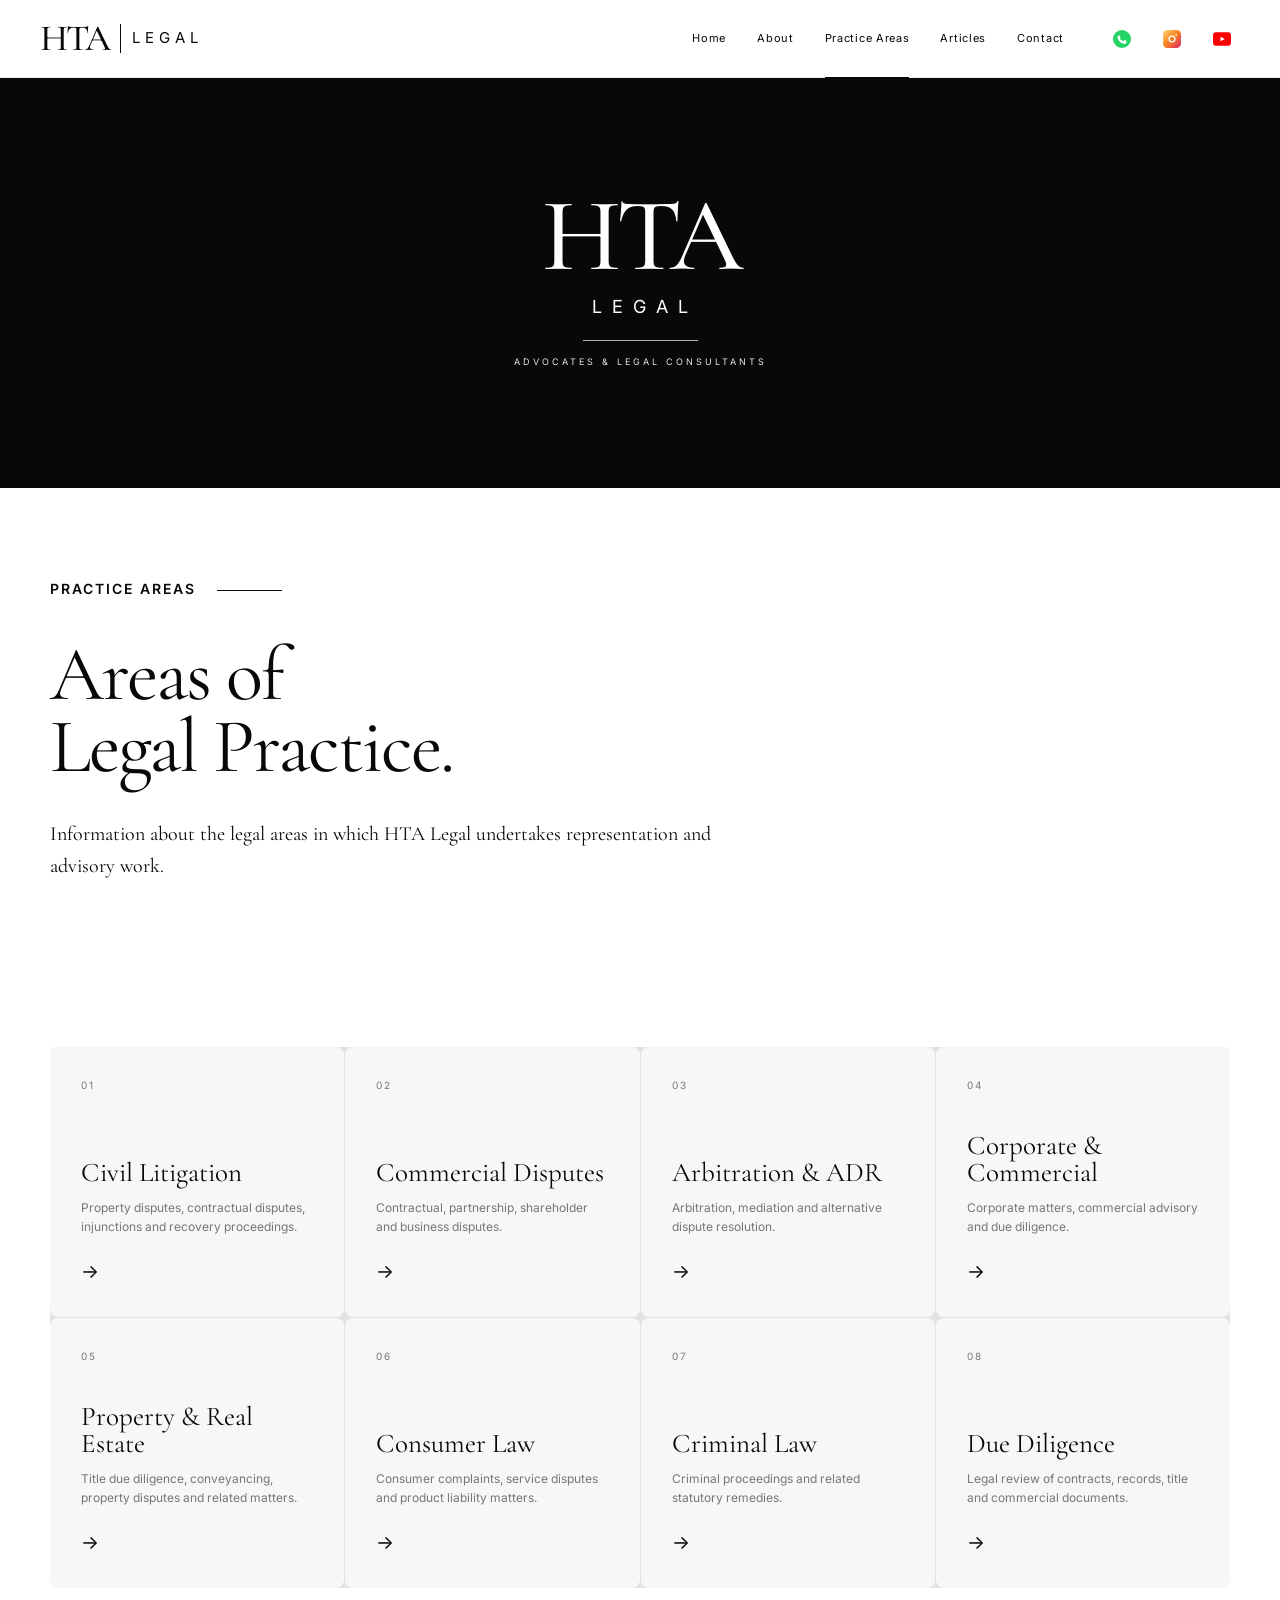
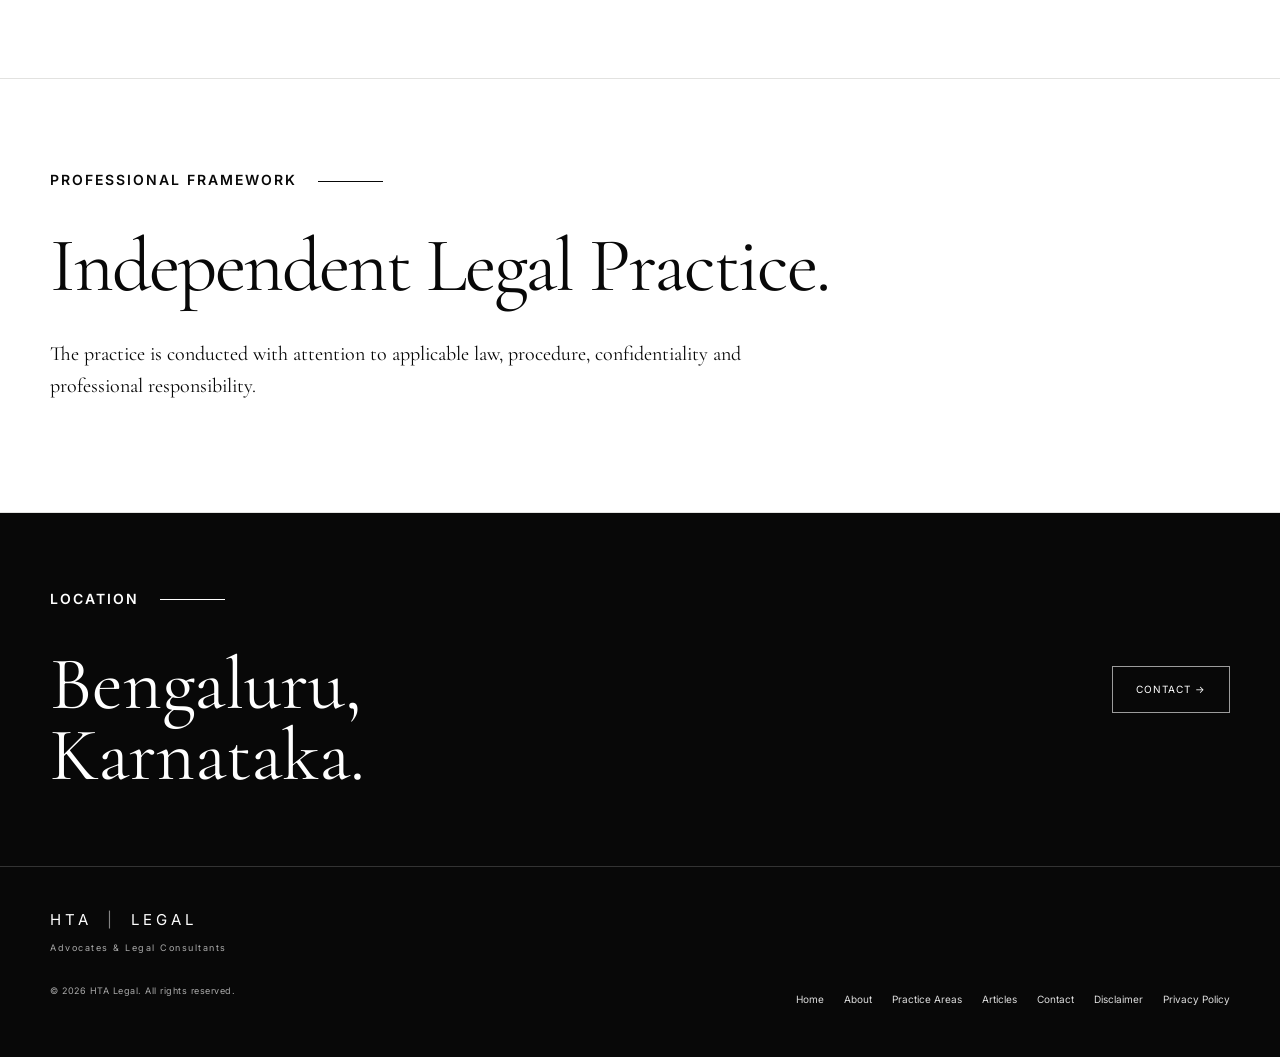
<file: practice.html>
<!DOCTYPE html>
<html lang="en">

<head>

    <meta charset="UTF-8">

    <meta
        name="viewport"
        content="width=device-width, initial-scale=1.0"
    >

    <title>Practice Areas | HTA Legal</title>

    <meta
        name="description"
        content="Practice areas of HTA Legal, Bengaluru."
    >

    <link rel="preconnect" href="https://fonts.googleapis.com">
    <link rel="preconnect" href="https://fonts.gstatic.com" crossorigin>

    <link
        href="https://fonts.googleapis.com/css2?family=Cormorant+Garamond:wght@400;500&family=Inter:wght@400;500;600&display=swap"
        rel="stylesheet"
    >

    <link rel="stylesheet" href="styles.css">

</head>


<body>


<!-- =====================================================
     HEADER
===================================================== -->

<header class="site-header">

    <div class="header-container">


        <a href="index.html" class="brand">

            <span class="brand-hta">
                HTA
            </span>

            <span class="brand-divider"></span>

            <span class="brand-legal">
                LEGAL
            </span>

        </a>


        <nav class="main-nav">

            <a href="index.html">
                Home
            </a>

            <a href="about.html">
                About
            </a>

            <a href="practice.html" class="active">
                Practice Areas
            </a>

            <a href="articles.html">
                Articles
            </a>

            <a href="contact.html">
                Contact
            </a>

        </nav>


        <div class="header-social">

            <a href="https://wa.me/917795363440" target="_blank" rel="noopener" class="social-link" aria-label="WhatsApp">
                <svg width="18" height="18" viewBox="0 0 24 24" xmlns="http://www.w3.org/2000/svg">
                    <circle cx="12" cy="12" r="12" fill="#25D366"/>
                    <path d="M17.472 14.382c-.297-.149-1.758-.867-2.03-.967-.273-.099-.472-.149-.672.15-.198.297-.767.966-.94 1.164-.173.198-.347.223-.644.074-1.758-.867-2.905-1.533-4.077-3.106-.309-.392.309-.366.89-1.205.098-.198.049-.372-.025-.52-.074-.149-.672-1.612-.922-2.206-.244-.579-.492-.5-.672-.51l-.573-.012c-.198 0-.52.074-.793.372s-1.04 1.016-1.04 2.479 1.064 2.876 1.212 3.074c.149.198 2.095 3.2 5.077 4.487.709.306 1.262.489 1.694.626.712.226 1.362.194 1.876.118.572-.085 1.758-.719 2.006-1.413.248-.697.248-1.295.173-1.413-.074-.118-.273-.198-.57-.347z" fill="#fff"/>
                </svg>
            </a>

            <a href="#" class="social-link" aria-label="Instagram">
                <svg width="18" height="18" viewBox="0 0 24 24" xmlns="http://www.w3.org/2000/svg">
                    <defs>
                        <linearGradient id="igGrad" x1="0" y1="0" x2="1" y2="1">
                            <stop offset="0" stop-color="#feda75"/>
                            <stop offset="0.5" stop-color="#fa7e1e"/>
                            <stop offset="1" stop-color="#d62976"/>
                        </linearGradient>
                    </defs>
                    <rect width="24" height="24" rx="6" fill="url(#igGrad)"/>
                    <path d="M12 7.2A4.8 4.8 0 1 0 12 16.8 4.8 4.8 0 1 0 12 7.2zm0 7.8a3 3 0 1 1 0-6 3 3 0 0 1 0 6z" fill="#fff"/>
                    <circle cx="17.5" cy="6.5" r="1.2" fill="#fff"/>
                </svg>
            </a>

            <a href="https://www.youtube.com/@Harshanth_Anand" class="social-link" aria-label="YouTube" target="_blank" rel="noopener">
                <svg width="18" height="18" viewBox="0 0 24 24" xmlns="http://www.w3.org/2000/svg">
                    <rect x="0" y="3" width="24" height="18" rx="4" fill="#FF0000"/>
                    <path d="M10 9l6 3-6 3V9z" fill="#fff"/>
                </svg>
            </a>

        </div>


    </div>

</header>



<!-- =====================================================
     HERO
===================================================== -->

<section class="hero">

    <div class="hero-brand">

        <div class="hero-hta">
            HTA
        </div>

        <div class="hero-legal">
            LEGAL
        </div>

        <div class="hero-line"></div>

        <div class="hero-subtitle">
            ADVOCATES &amp; LEGAL CONSULTANTS
        </div>

    </div>

</section>



<main>


<!-- =====================================================
     INTRODUCTION
===================================================== -->

<section class="section">

    <div class="container">


        <div class="section-label">
            PRACTICE AREAS
        </div>


        <h1 class="large-heading">
            Areas of<br>
            Legal Practice.
        </h1>


        <p
            style="
                max-width: 680px;
                margin-top: 35px;
                font-size: 20px;
                line-height: 1.6;
            "
        >
            Information about the legal areas in which
            HTA Legal undertakes representation and
            advisory work.
        </p>


    </div>

</section>



<!-- =====================================================
     PRACTICE AREAS GRID
===================================================== -->

<section
    class="section practice-section"
    style="padding-top: 0;"
>

    <div class="container">


        <div class="practice-grid">


            <!-- 01 -->

            <a
                href="civil-litigation.html"
                class="practice-card"
            >

                <div class="practice-number">
                    01
                </div>

                <h2>
                    Civil Litigation
                </h2>

                <p>
                    Property disputes, contractual disputes,
                    injunctions and recovery proceedings.
                </p>

                <span class="card-arrow">
                    →
                </span>

            </a>



            <!-- 02 -->

            <a
                href="commercial-disputes.html"
                class="practice-card"
            >

                <div class="practice-number">
                    02
                </div>

                <h2>
                    Commercial Disputes
                </h2>

                <p>
                    Contractual, partnership, shareholder
                    and business disputes.
                </p>

                <span class="card-arrow">
                    →
                </span>

            </a>



            <!-- 03 -->

            <a
                href="arbitration.html"
                class="practice-card"
            >

                <div class="practice-number">
                    03
                </div>

                <h2>
                    Arbitration &amp; ADR
                </h2>

                <p>
                    Arbitration, mediation and alternative
                    dispute resolution.
                </p>

                <span class="card-arrow">
                    →
                </span>

            </a>



            <!-- 04 -->

            <a
                href="corporate.html"
                class="practice-card"
            >

                <div class="practice-number">
                    04
                </div>

                <h2>
                    Corporate &amp; Commercial
                </h2>

                <p>
                    Corporate matters, commercial advisory
                    and due diligence.
                </p>

                <span class="card-arrow">
                    →
                </span>

            </a>



            <!-- 05 -->

            <a
                href="property.html"
                class="practice-card"
            >

                <div class="practice-number">
                    05
                </div>

                <h2>
                    Property &amp; Real Estate
                </h2>

                <p>
                    Title due diligence, conveyancing,
                    property disputes and related matters.
                </p>

                <span class="card-arrow">
                    →
                </span>

            </a>



            <!-- 06 -->

            <a
                href="consumer.html"
                class="practice-card"
            >

                <div class="practice-number">
                    06
                </div>

                <h2>
                    Consumer Law
                </h2>

                <p>
                    Consumer complaints, service disputes
                    and product liability matters.
                </p>

                <span class="card-arrow">
                    →
                </span>

            </a>



            <!-- 07 -->

            <a
                href="criminal.html"
                class="practice-card"
            >

                <div class="practice-number">
                    07
                </div>

                <h2>
                    Criminal Law
                </h2>

                <p>
                    Criminal proceedings and related
                    statutory remedies.
                </p>

                <span class="card-arrow">
                    →
                </span>

            </a>



            <!-- 08 -->

            <a
                href="due-diligence.html"
                class="practice-card"
            >

                <div class="practice-number">
                    08
                </div>

                <h2>
                    Due Diligence
                </h2>

                <p>
                    Legal review of contracts, records,
                    title and commercial documents.
                </p>

                <span class="card-arrow">
                    →
                </span>

            </a>


        </div>

    </div>

</section>



<!-- =====================================================
     PROFESSIONAL INFORMATION
===================================================== -->

<section class="section about-section">

    <div class="container">


        <div class="section-label">
            PROFESSIONAL FRAMEWORK
        </div>


        <div
            style="
                max-width: 780px;
            "
        >

            <h2 class="large-heading">
                Independent Legal
                Practice.
            </h2>


            <p
                style="
                    max-width: 700px;
                    margin-top: 35px;
                    font-size: 20px;
                    line-height: 1.6;
                "
            >
                The practice is conducted with attention to
                applicable law, procedure, confidentiality and
                professional responsibility.
            </p>

        </div>


    </div>

</section>



<!-- =====================================================
     LOCATION
===================================================== -->

<section class="contact-section">

    <div class="container contact-layout">


        <div>

            <div class="section-label light">
                LOCATION
            </div>

            <h2>
                Bengaluru,<br>
                Karnataka.
            </h2>

        </div>


        <a
            href="contact.html"
            class="light-button"
        >
            CONTACT →
        </a>


    </div>

</section>


</main>



<!-- =====================================================
     FOOTER
===================================================== -->

<footer class="site-footer">

    <div class="container footer-layout">


        <div>

            <div class="footer-brand">
                HTA <span>|</span> LEGAL
            </div>

            <p>
                Advocates &amp; Legal Consultants
            </p>

            <p class="copyright">
                © 2026 HTA Legal.
                All rights reserved.
            </p>

        </div>


        <div class="footer-links">

            <a href="index.html">
                Home
            </a>

            <a href="about.html">
                About
            </a>

            <a href="practice.html">
                Practice Areas
            </a>

            <a href="articles.html">
                Articles
            </a>

            <a href="contact.html">
                Contact
            </a>

            <a href="disclaimer.html">
                Disclaimer
            </a>

            <a href="privacy.html">
                Privacy Policy
            </a>

        </div>


    </div>

</footer>



<script src="script.js"></script>

</body>

</html>
</file>
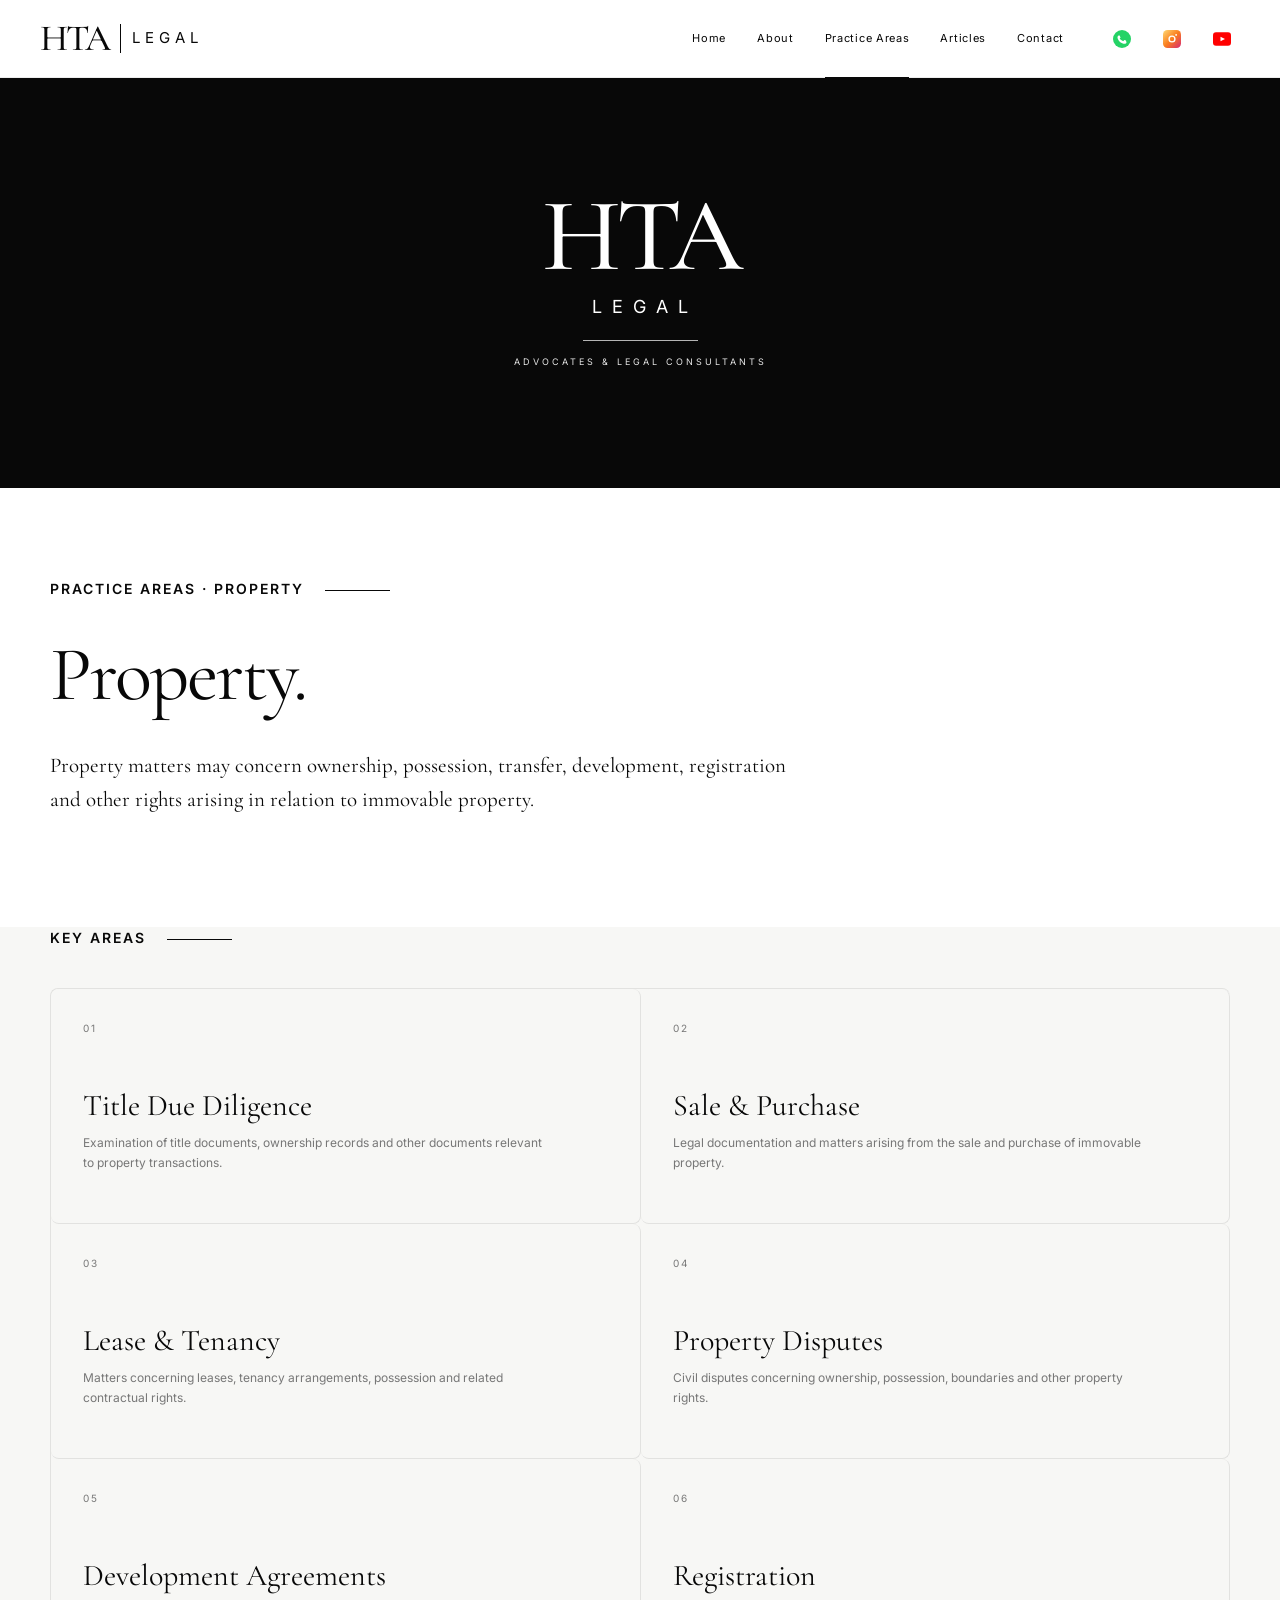
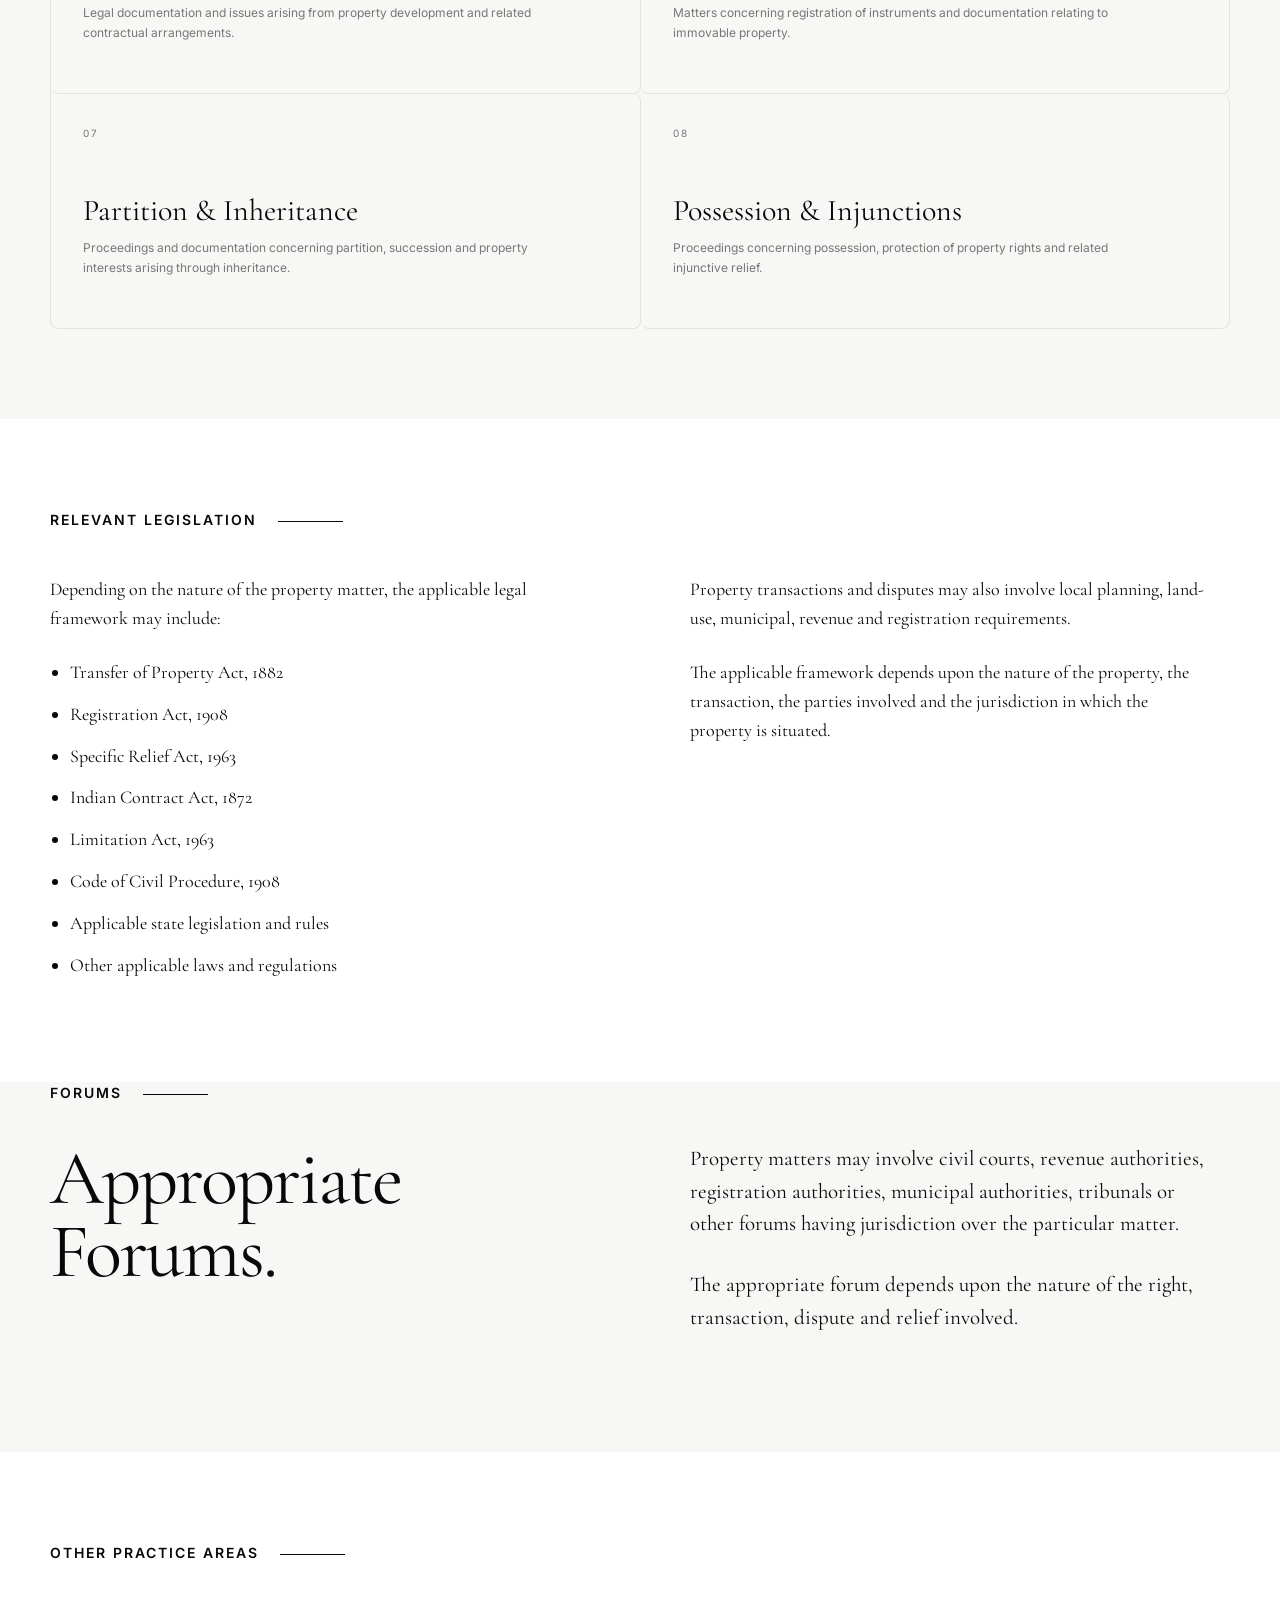
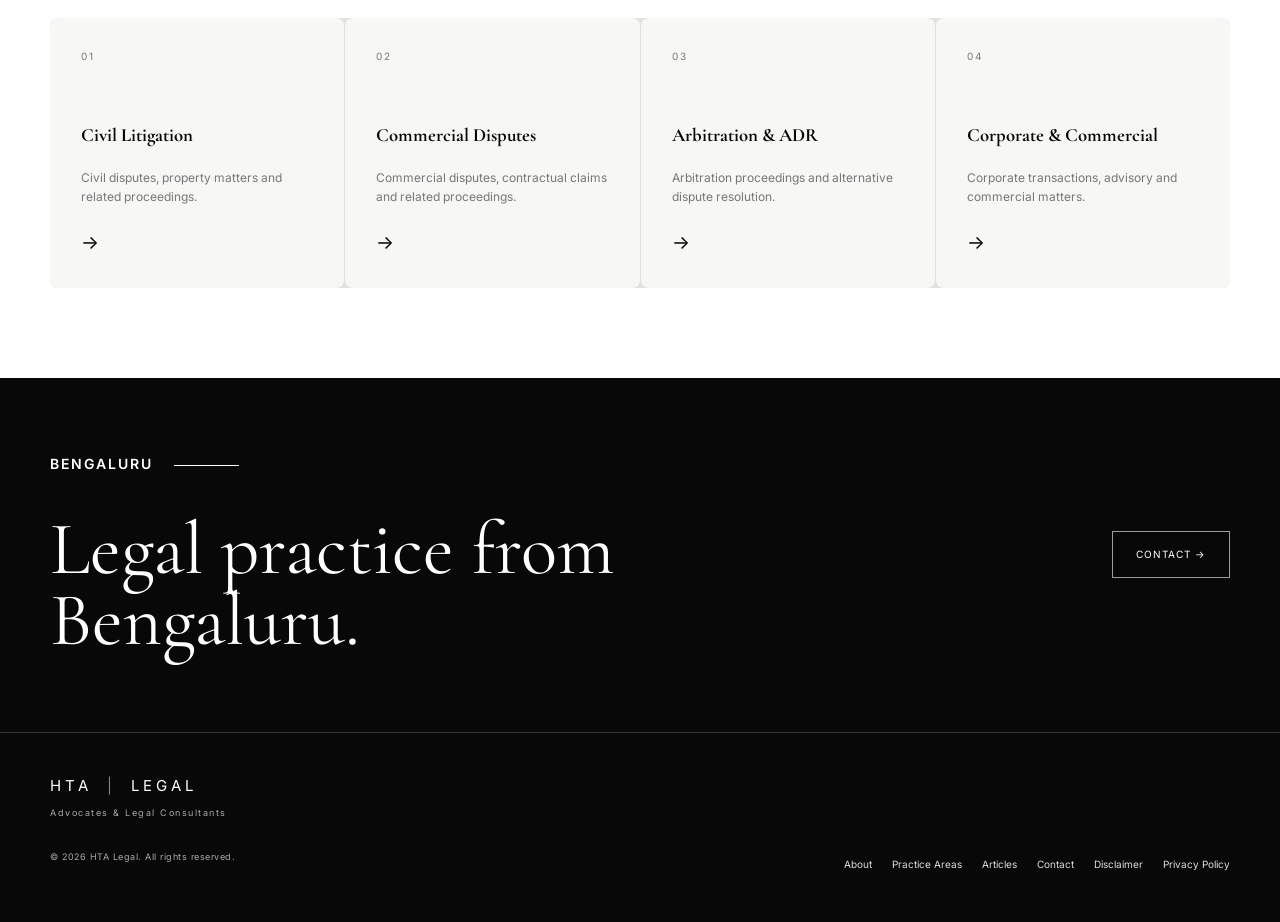
<file: property.html>
<!DOCTYPE html>

<html lang="en">

<head>

    <meta charset="UTF-8">

    <meta
        name="viewport"
        content="width=device-width, initial-scale=1.0"
    >

    <title>Property | HTA Legal</title>

    <meta
        name="description"
        content="Property — HTA Legal, Bengaluru."
    >

    <link rel="preconnect" href="https://fonts.googleapis.com">
    <link rel="preconnect" href="https://fonts.gstatic.com" crossorigin>

    <link
        href="https://fonts.googleapis.com/css2?family=Cormorant+Garamond:wght@400;500&family=Inter:wght@400;500;600&display=swap"
        rel="stylesheet"
    >

    <link rel="stylesheet" href="styles.css">

</head>


<body>


<!-- =====================================================
     HEADER
===================================================== -->

<header class="site-header">

    <div class="header-container">

        <a href="index.html" class="brand">

            <span class="brand-hta">
                HTA
            </span>

            <span class="brand-divider"></span>

            <span class="brand-legal">
                LEGAL
            </span>

        </a>


        <nav class="main-nav">

            <a href="index.html">
                Home
            </a>

            <a href="about.html">
                About
            </a>

            <a href="practice.html" class="active">
                Practice Areas
            </a>

            <a href="articles.html">
                Articles
            </a>

            <a href="contact.html">
                Contact
            </a>

        </nav>


        <div class="header-social">

            <a href="https://wa.me/917795363440" target="_blank" rel="noopener" class="social-link" aria-label="WhatsApp">
                <svg width="18" height="18" viewBox="0 0 24 24" xmlns="http://www.w3.org/2000/svg">
                    <circle cx="12" cy="12" r="12" fill="#25D366"/>
                    <path d="M17.472 14.382c-.297-.149-1.758-.867-2.03-.967-.273-.099-.472-.149-.672.15-.198.297-.767.966-.94 1.164-.173.198-.347.223-.644.074-1.758-.867-2.905-1.533-4.077-3.106-.309-.392.309-.366.89-1.205.098-.198.049-.372-.025-.52-.074-.149-.672-1.612-.922-2.206-.244-.579-.492-.5-.672-.51l-.573-.012c-.198 0-.52.074-.793.372s-1.04 1.016-1.04 2.479 1.064 2.876 1.212 3.074c.149.198 2.095 3.2 5.077 4.487.709.306 1.262.489 1.694.626.712.226 1.362.194 1.876.118.572-.085 1.758-.719 2.006-1.413.248-.697.248-1.295.173-1.413-.074-.118-.273-.198-.57-.347z" fill="#fff"/>
                </svg>
            </a>

            <a href="#" class="social-link" aria-label="Instagram">
                <svg width="18" height="18" viewBox="0 0 24 24" xmlns="http://www.w3.org/2000/svg">
                    <defs>
                        <linearGradient id="igGrad" x1="0" y1="0" x2="1" y2="1">
                            <stop offset="0" stop-color="#feda75"/>
                            <stop offset="0.5" stop-color="#fa7e1e"/>
                            <stop offset="1" stop-color="#d62976"/>
                        </linearGradient>
                    </defs>
                    <rect width="24" height="24" rx="6" fill="url(#igGrad)"/>
                    <path d="M12 7.2A4.8 4.8 0 1 0 12 16.8 4.8 4.8 0 1 0 12 7.2zm0 7.8a3 3 0 1 1 0-6 3 3 0 0 1 0 6z" fill="#fff"/>
                    <circle cx="17.5" cy="6.5" r="1.2" fill="#fff"/>
                </svg>
            </a>

            <a href="#" class="social-link" aria-label="YouTube">
                <svg width="18" height="18" viewBox="0 0 24 24" xmlns="http://www.w3.org/2000/svg">
                    <rect x="0" y="3" width="24" height="18" rx="4" fill="#FF0000"/>
                    <path d="M10 9l6 3-6 3V9z" fill="#fff"/>
                </svg>
            </a>

        </div>

    </div>

</header>



<!-- =====================================================
     BLACK BRAND PANEL
===================================================== -->

<section class="hero">

    <div class="hero-brand">

        <div class="hero-hta">
            HTA
        </div>

        <div class="hero-legal">
            LEGAL
        </div>

        <div class="hero-line"></div>

        <div class="hero-subtitle">
            ADVOCATES &amp; LEGAL CONSULTANTS
        </div>

    </div>

</section>



<main>


<!-- =====================================================
     PAGE INTRODUCTION
===================================================== -->

<section class="section">

    <div class="container">

        <div class="section-label">
            PRACTICE AREAS · PROPERTY
        </div>


        <h1 class="large-heading">
            Property.
        </h1>


        <p
            style="
                max-width: 760px;
                margin-top: 38px;
                font-size: 21px;
                line-height: 1.6;
            "
        >
            Property matters may concern ownership, possession,
            transfer, development, registration and other rights
            arising in relation to immovable property.
        </p>

    </div>

</section>





<!-- =====================================================
     KEY AREAS
===================================================== -->

<section
    class="section"
    style="
        padding-top: 0;
        background: #f7f7f5;
    "
>

    <div class="container">


        <div class="section-label">
            KEY AREAS
        </div>


        <div class="civil-areas-grid">

            <div class="civil-area">

                <span>01</span>

                <h2>
                    Title Due Diligence
                </h2>

                <p>
                    Examination of title documents, ownership records
                    and other documents relevant to property transactions.
                </p>

            </div>


            <div class="civil-area">

                <span>02</span>

                <h2>
                    Sale &amp; Purchase
                </h2>

                <p>
                    Legal documentation and matters arising from the
                    sale and purchase of immovable property.
                </p>

            </div>


            <div class="civil-area">

                <span>03</span>

                <h2>
                    Lease &amp; Tenancy
                </h2>

                <p>
                    Matters concerning leases, tenancy arrangements,
                    possession and related contractual rights.
                </p>

            </div>


            <div class="civil-area">

                <span>04</span>

                <h2>
                    Property Disputes
                </h2>

                <p>
                    Civil disputes concerning ownership, possession,
                    boundaries and other property rights.
                </p>

            </div>


            <div class="civil-area">

                <span>05</span>

                <h2>
                    Development Agreements
                </h2>

                <p>
                    Legal documentation and issues arising from property
                    development and related contractual arrangements.
                </p>

            </div>


            <div class="civil-area">

                <span>06</span>

                <h2>
                    Registration
                </h2>

                <p>
                    Matters concerning registration of instruments and
                    documentation relating to immovable property.
                </p>

            </div>


            <div class="civil-area">

                <span>07</span>

                <h2>
                    Partition &amp; Inheritance
                </h2>

                <p>
                    Proceedings and documentation concerning partition,
                    succession and property interests arising through
                    inheritance.
                </p>

            </div>


            <div class="civil-area">

                <span>08</span>

                <h2>
                    Possession &amp; Injunctions
                </h2>

                <p>
                    Proceedings concerning possession, protection of
                    property rights and related injunctive relief.
                </p>

            </div>

        </div>


    </div>

</section>



<!-- =====================================================
     LEGISLATION
===================================================== -->

<section class="section">

    <div class="container">


        <div class="section-label">
            RELEVANT LEGISLATION
        </div>

        <div class="legislation-layout">

            <div class="legislation-text">

                <p>
                    Depending on the nature of the property matter,
                    the applicable legal framework may include:
                </p>

                <ul>

                    <li>
                        Transfer of Property Act, 1882
                    </li>

                    <li>
                        Registration Act, 1908
                    </li>

                    <li>
                        Specific Relief Act, 1963
                    </li>

                    <li>
                        Indian Contract Act, 1872
                    </li>

                    <li>
                        Limitation Act, 1963
                    </li>

                    <li>
                        Code of Civil Procedure, 1908
                    </li>

                    <li>
                        Applicable state legislation and rules
                    </li>

                    <li>
                        Other applicable laws and regulations
                    </li>

                </ul>

            </div>


            <div class="legislation-text">

                <p>
                    Property transactions and disputes may also involve
                    local planning, land-use, municipal, revenue and
                    registration requirements.
                </p>

                <p>
                    The applicable framework depends upon the nature of
                    the property, the transaction, the parties involved
                    and the jurisdiction in which the property is situated.
                </p>

            </div>

        </div>


    </div>

</section>



<!-- =====================================================
     FORUMS
===================================================== -->

<section
    class="section"
    style="
        padding-top: 0;
        background: #f7f7f5;
    "
>

    <div class="container">


        <div class="section-label">
            FORUMS
        </div>

        <div class="about-layout">

            <div>

                <h2 class="large-heading small-heading">
                    Appropriate<br>
                    Forums.
                </h2>

            </div>

            <div class="about-text">

                <p>
                    Property matters may involve civil courts, revenue
                    authorities, registration authorities, municipal
                    authorities, tribunals or other forums having
                    jurisdiction over the particular matter.
                </p>

                <p>
                    The appropriate forum depends upon the nature of
                    the right, transaction, dispute and relief involved.
                </p>

            </div>

        </div>


    </div>

</section>



<!-- =====================================================
     OTHER PRACTICE AREAS
===================================================== -->

<section class="section">

    <div class="container">


        <div class="section-label">
            OTHER PRACTICE AREAS
        </div>


        <div class="practice-grid">


            <a href="civil-litigation.html" class="practice-card">

                <div class="practice-number">
                    01
                </div>

                <h3>
                    Civil Litigation
                </h3>

                <p>
                    Civil disputes, property matters and related proceedings.
                </p>

                <span class="card-arrow">
                    →
                </span>

            </a>


            <a href="commercial-disputes.html" class="practice-card">

                <div class="practice-number">
                    02
                </div>

                <h3>
                    Commercial Disputes
                </h3>

                <p>
                    Commercial disputes, contractual claims and related proceedings.
                </p>

                <span class="card-arrow">
                    →
                </span>

            </a>


            <a href="arbitration.html" class="practice-card">

                <div class="practice-number">
                    03
                </div>

                <h3>
                    Arbitration &amp; ADR
                </h3>

                <p>
                    Arbitration proceedings and alternative dispute resolution.
                </p>

                <span class="card-arrow">
                    →
                </span>

            </a>


            <a href="corporate.html" class="practice-card">

                <div class="practice-number">
                    04
                </div>

                <h3>
                    Corporate &amp; Commercial
                </h3>

                <p>
                    Corporate transactions, advisory and commercial matters.
                </p>

                <span class="card-arrow">
                    →
                </span>

            </a>


        </div>


    </div>

</section>


</main>





<!-- =====================================================
     CONTACT FOOTER
===================================================== -->

<section class="contact-section">

    <div class="container contact-layout">

        <div>

            <div class="section-label light">
                BENGALURU
            </div>

            <h2>
                Legal practice from<br>
                Bengaluru.
            </h2>

        </div>

        <a href="contact.html" class="light-button">
            CONTACT →
        </a>

    </div>

</section>



<!-- =====================================================
     FOOTER
===================================================== -->

<footer class="site-footer">

    <div class="container footer-layout">

        <div>

            <div class="footer-brand">
                HTA <span>|</span> LEGAL
            </div>

            <p>
                Advocates &amp; Legal Consultants
            </p>

            <p class="copyright">
                © 2026 HTA Legal. All rights reserved.
            </p>

        </div>

        <div class="footer-links">

            <a href="about.html">
                About
            </a>

            <a href="practice.html">
                Practice Areas
            </a>

            <a href="articles.html">
                Articles
            </a>

            <a href="contact.html">
                Contact
            </a>

            <a href="disclaimer.html">
                Disclaimer
            </a>

            <a href="privacy.html">
                Privacy Policy
            </a>

        </div>

    </div>

</footer>


</body>

</html>
</file>
<file: styles.css>
/* =====================================================
   HTA LEGAL
   GLOBAL STYLES
===================================================== */

:root {

    --black: #080808;
    --white: #ffffff;
    --off-white: #f7f7f5;
    --light-grey: #e2e2e0;
    --mid-grey: #777777;
    --dark-grey: #222222;

    --serif:
        "Cormorant Garamond",
        Georgia,
        "Times New Roman",
        serif;

    --sans:
        "Inter",
        Arial,
        Helvetica,
        sans-serif;
}


/* =====================================================
   RESET
===================================================== */

* {
    box-sizing: border-box;
}

html {
    scroll-behavior: smooth;
}

body {
    margin: 0;
    background: var(--white);
    color: var(--black);

    font-family: var(--serif);

    line-height: 1.5;
}

a {
    color: inherit;
    text-decoration: none;
}

button,
input,
textarea {
    font: inherit;
}


/* =====================================================
   CONTAINER
===================================================== */

.container {

    width: min(
        1180px,
        calc(100% - 80px)
    );

    margin-left: auto;
    margin-right: auto;
}


/* =====================================================
   HEADER
===================================================== */

.site-header {

    height: 78px;

    border-bottom: 1px solid #ededed;

    background: var(--white);

    position: relative;

    z-index: 100;
}


.header-container {

    width: min(
        1280px,
        calc(100% - 80px)
    );

    height: 100%;

    margin: auto;

    display: flex;

    align-items: center;

    justify-content: space-between;

    gap: 40px;
}


/* =====================================================
   TYPOGRAPHIC BRAND
===================================================== */

.brand {

    display: flex;

    align-items: center;

    gap: 11px;

    white-space: nowrap;
}


.brand-hta {

    font-family: var(--serif);

    font-size: 37px;

    line-height: .8;

    letter-spacing: -2px;

    font-weight: 500;
}


.brand-divider {

    width: 1px;

    height: 29px;

    background: var(--black);
}


.brand-legal {

    font-family: var(--sans);

    font-size: 15px;

    letter-spacing: 5px;
}


/* =====================================================
   NAVIGATION
===================================================== */

.main-nav {

    display: flex;

    align-items: center;

    gap: 31px;

    margin-left: auto;
}


.main-nav a {

    height: 78px;

    display: flex;

    align-items: center;

    border-bottom: 1px solid transparent;

    font-family: var(--sans);

    font-size: 11px;

    letter-spacing: .7px;

    transition:
        border-color .2s ease;
}


.main-nav a:hover,
.main-nav a.active {

    border-bottom-color: var(--black);
}


/* Header button removed — replaced by .header-social */

/* Header social links */
.header-social {
    display: flex;
    align-items: center;
    gap: 14px;
}

.social-link svg {
    display: block;
    width: 18px;
    height: 18px;
}

.social-link {
    display: inline-flex;
    align-items: center;
    justify-content: center;
    width: 36px;
    height: 36px;
    border-radius: 6px;
    background: transparent;
    transition: background .15s ease;
}

.social-link:hover {
    background: rgba(0,0,0,0.06);
}


/* =====================================================
   HERO
===================================================== */

.hero {

    height: 410px;

    background: var(--black);

    color: var(--white);

    display: grid;

    place-items: center;

    text-align: center;
}


.hero-brand {

    display: flex;

    flex-direction: column;

    align-items: center;
}


.hero-hta {

    font-family: var(--serif);

    font-size: 104px;

    line-height: .75;

    letter-spacing: -5px;

    font-weight: 500;
}


.hero-legal {

    margin-top: 18px;

    font-family: var(--sans);

    font-size: 18px;

    letter-spacing: 10px;

    padding-left: 10px;
}


.hero-line {

    width: 115px;

    height: 1px;

    background: rgba(255,255,255,.7);

    margin-top: 20px;

    margin-bottom: 14px;
}


.hero-subtitle {

    font-family: var(--sans);

    font-size: 9px;

    letter-spacing: 3px;

    opacity: .9;
}


/* =====================================================
   SECTIONS
===================================================== */

.section {

    padding-top: 90px;

    padding-bottom: 90px;
}


.practice-section {

    background: var(--white);
}


.section-label {

    font-family: var(--sans);

    font-size: 14px;

    letter-spacing: 2px;

    font-weight: 600;

    margin-bottom: 40px;

    text-transform: uppercase;
}


.section-label::after {

    content: "";

    display: inline-block;

    width: 65px;

    height: 1px;

    background: var(--black);

    vertical-align: middle;

    margin-left: 15px;
}


/* =====================================================
   HEADINGS
===================================================== */

.large-heading {

    margin: 0;

    font-family: var(--serif);

    font-size: clamp(
        52px,
        6vw,
        78px
    );

    font-weight: 400;

    line-height: .94;

    letter-spacing: -2px;
}


/* =====================================================
   PRACTICE GRID
===================================================== */

.practice-grid {

    display: grid;

    grid-template-columns:
        repeat(4, 1fr);

    gap: 1px;

    background: var(--light-grey);

    margin-top: 55px;
}

/* =====================================================
   BOX ROUNDED CORNERS
   Apply soft rounding to grid containers and card-like boxes
===================================================== */

.practice-grid,
.articles-grid,
.civil-areas-grid,
.contact-details-grid {

    border-radius: 8px;

    overflow: hidden;

}


.practice-card {

    min-height: 270px;

    padding: 31px;

    background: var(--off-white);

    display: flex;

    flex-direction: column;

    transition:
        background .2s ease,
        color .2s ease;
}

.practice-card,
.article-card,
.contact-detail,
.civil-area {

    border-radius: 8px;

    overflow: hidden;

}


.practice-card:hover {

    background: var(--black);

    color: var(--white);
}


.practice-number {

    font-family: var(--sans);

    font-size: 10px;

    letter-spacing: 2px;

    color: var(--mid-grey);

    margin-bottom: auto;
}


.practice-card h2 {

    font-size: 27px;

    font-weight: 400;

    line-height: 1;

    margin: 0 0 12px;
}


.practice-card p {

    font-family: var(--sans);

    font-size: 12px;

    line-height: 1.6;

    color: var(--mid-grey);

    margin: 0;
}


.practice-card:hover p {

    color: #cfcfcf;
}


.card-arrow {

    font-family: var(--sans);

    font-size: 19px;

    margin-top: 22px;
}


/* =====================================================
   ABOUT
===================================================== */

.about-section {

    border-top: 1px solid var(--light-grey);

    border-bottom: 1px solid var(--light-grey);
}


.about-layout {

    display: grid;

    grid-template-columns: 1fr 1fr;

    gap: 100px;

    align-items: start;
}


.about-text {

    max-width: 520px;

    font-size: 21px;

    line-height: 1.55;
}


.about-text p {

    margin-top: 0;

    margin-bottom: 28px;
}


/* =====================================================
   ARTICLES
===================================================== */

.articles-heading-row {

    display: flex;

    align-items: end;

    justify-content: space-between;

    gap: 40px;

    margin-bottom: 45px;
}


.text-link {

    font-family: var(--sans);

    font-size: 10px;

    letter-spacing: 1px;

    padding-bottom: 5px;

    border-bottom: 1px solid var(--black);

    white-space: nowrap;
}


.articles-grid {

    display: grid;

    grid-template-columns:
        repeat(2, 1fr);

    border-top: 1px solid var(--light-grey);

    border-left: 1px solid var(--light-grey);
}


.article-card {

    min-height: 265px;

    padding: 32px;

    border-right: 1px solid var(--light-grey);

    border-bottom: 1px solid var(--light-grey);
}


.article-meta {

    font-family: var(--sans);

    font-size: 9px;

    letter-spacing: 1.5px;

    color: var(--mid-grey);
}


.article-meta span {

    margin: 0 5px;
}


.article-card h3 {

    font-size: 30px;

    line-height: 1.05;

    font-weight: 400;

    margin: 25px 0 13px;
}


.article-card p {

    font-size: 16px;

    color: #555;

    max-width: 500px;
}


.article-card a {

    display: inline-block;

    margin-top: 16px;

    font-family: var(--sans);

    font-size: 10px;

    letter-spacing: 1px;

    border-bottom: 1px solid var(--black);

    padding-bottom: 4px;
}


/* =====================================================
   CONTACT STRIP
===================================================== */

.contact-section {

    background: var(--black);

    color: var(--white);

    padding: 75px 0;
}


.contact-layout {

    display: flex;

    align-items: center;

    justify-content: space-between;

    gap: 40px;
}


.contact-section h2 {

    margin: 0;

    font-size: clamp(
        48px,
        6vw,
        75px
    );

    font-weight: 400;

    line-height: .95;
}


.section-label.light {

    color: var(--white);
}


.section-label.light::after {

    background: var(--white);
}


.light-button {

    border: 1px solid rgba(255,255,255,.6);

    color: var(--white);

    padding: 15px 23px;

    font-family: var(--sans);

    font-size: 10px;

    letter-spacing: 1px;

    white-space: nowrap;
}


/* =====================================================
   FOOTER
===================================================== */

.site-footer {

    background: var(--black);

    color: var(--white);

    border-top: 1px solid #333;

    padding: 42px 0 50px;
}


.footer-layout {

    display: flex;

    justify-content: space-between;

    align-items: end;

    gap: 50px;
}


.footer-brand {

    font-family: var(--sans);

    font-size: 15px;

    letter-spacing: 4px;
}


.footer-brand span {

    margin: 0 7px;

    opacity: .5;
}


.site-footer p {

    font-family: var(--sans);

    font-size: 9px;

    letter-spacing: 1.5px;

    color: #aaa;
}


.site-footer .copyright {

    margin-top: 30px;

    letter-spacing: .5px;
}


.footer-links {

    display: flex;

    flex-wrap: wrap;

    justify-content: flex-end;

    gap: 20px;
}


.footer-links a {

    font-family: var(--sans);

    font-size: 10px;

    color: #ddd;
}


/* =====================================================
   TABLET
===================================================== */

@media (max-width: 1000px) {

    .container,
    .header-container {

        width: min(
            calc(100% - 50px),
            1180px
        );
    }


    .main-nav {

        display: none;
    }


    .practice-grid {

        grid-template-columns:
            repeat(2, 1fr);
    }


    .about-layout {

        grid-template-columns: 1fr;

        gap: 45px;
    }
}


/* =====================================================
   MOBILE
===================================================== */

@media (max-width: 600px) {

    .container,
    .header-container {

        width:
            calc(100% - 34px);
    }


    .site-header {

        height: 68px;
    }


    .header-container {

        gap: 15px;
    }


    .brand-hta {

        font-size: 31px;
    }


    .brand-legal {

        font-size: 12px;

        letter-spacing: 4px;
    }


    .brand-divider {

        height: 24px;
    }


    /* legacy .header-button removed */


    .hero {

        height: 300px;
    }


    .hero-hta {

        font-size: 72px;
    }


    .hero-legal {

        font-size: 14px;

        letter-spacing: 7px;
    }


    .hero-subtitle {

        font-size: 7px;

        letter-spacing: 2px;
    }


    .section {

        padding-top: 65px;

        padding-bottom: 65px;
    }


    .large-heading {

        font-size: 48px;
    }


    .practice-grid {

        grid-template-columns: 1fr;

        margin-top: 35px;
    }


    .practice-card {

        min-height: 225px;
    }


    .articles-heading-row {

        display: block;
    }


    .text-link {

        display: inline-block;

        margin-top: 25px;
    }


    .articles-grid {

        grid-template-columns: 1fr;
    }


    .article-card {

        min-height: auto;

        padding: 28px 22px;
    }


    .article-card h3 {

        font-size: 27px;
    }


    .contact-layout {

        display: block;
    }


    .light-button {

        display: inline-block;

        margin-top: 30px;
    }


    .footer-layout {

        display: block;
    }


    .footer-links {

        justify-content: flex-start;

        margin-top: 35px;
    }

}
/* =====================================================
   INDIVIDUAL PRACTICE AREA
===================================================== */

.civil-areas-grid {

    display: grid;

    grid-template-columns:
        repeat(2, 1fr);

    border-top: 1px solid var(--light-grey);

    border-left: 1px solid var(--light-grey);

    margin-top: 38px;
}


.civil-area {

    min-height: 235px;

    padding: 32px;

    background: var(--off-white);

    border-right: 1px solid var(--light-grey);

    border-bottom: 1px solid var(--light-grey);

    transition:
        background .2s ease,
        color .2s ease;
}


.civil-area:hover {

    background: var(--black);

    color: var(--white);
}


.civil-area > span {

    display: block;

    font-family: var(--sans);

    font-size: 10px;

    letter-spacing: 2px;

    color: var(--mid-grey);

    margin-bottom: 55px;
}


.civil-area h2 {

    margin: 0 0 12px;

    font-family: var(--serif);

    font-size: 30px;

    font-weight: 400;

    line-height: 1;
}


.civil-area p {

    margin: 0;

    max-width: 470px;

    font-family: var(--sans);

    font-size: 12px;

    line-height: 1.65;

    color: var(--mid-grey);
}


.civil-area:hover p {

    color: #cfcfcf;
}


.civil-area:hover > span {

    color: #aaa;
}


/* =====================================================
   LEGISLATION
===================================================== */

.legislation-layout {

    display: grid;

    grid-template-columns:
        1fr 1fr;

    gap: 100px;

    margin-top: 45px;
}


.legislation-text {

    max-width: 520px;

    font-size: 18px;

    line-height: 1.6;
}


.legislation-text p {

    margin-top: 0;

    margin-bottom: 25px;
}


.legislation-text ul {

    margin: 0;

    padding-left: 20px;
}


.legislation-text li {

    margin-bottom: 13px;
}


/* =====================================================
   MOBILE
===================================================== */

@media (max-width: 700px) {

    .civil-areas-grid {

        grid-template-columns: 1fr;
    }


    .civil-area {

        min-height: 210px;
    }


    .civil-area > span {

        margin-bottom: 40px;
    }


    .legislation-layout {

        grid-template-columns: 1fr;

        gap: 40px;
    }

}
</file>
